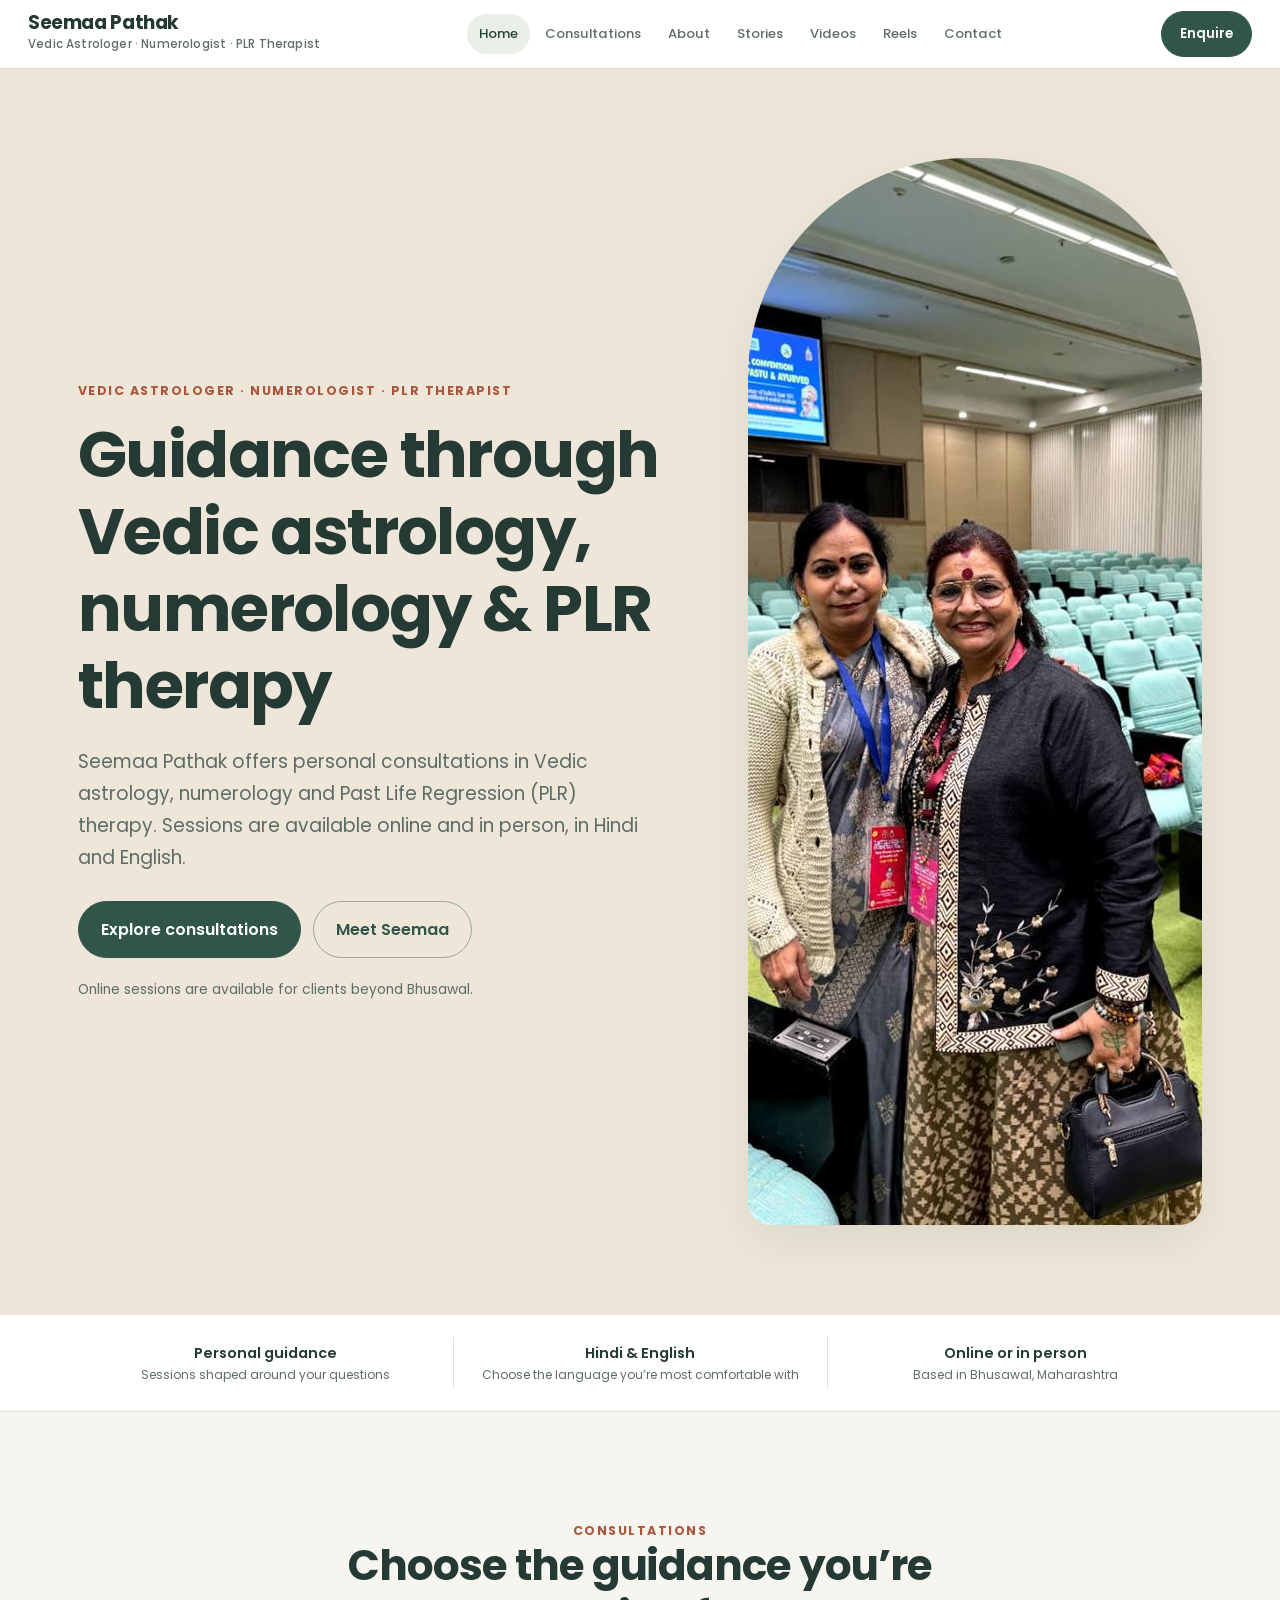
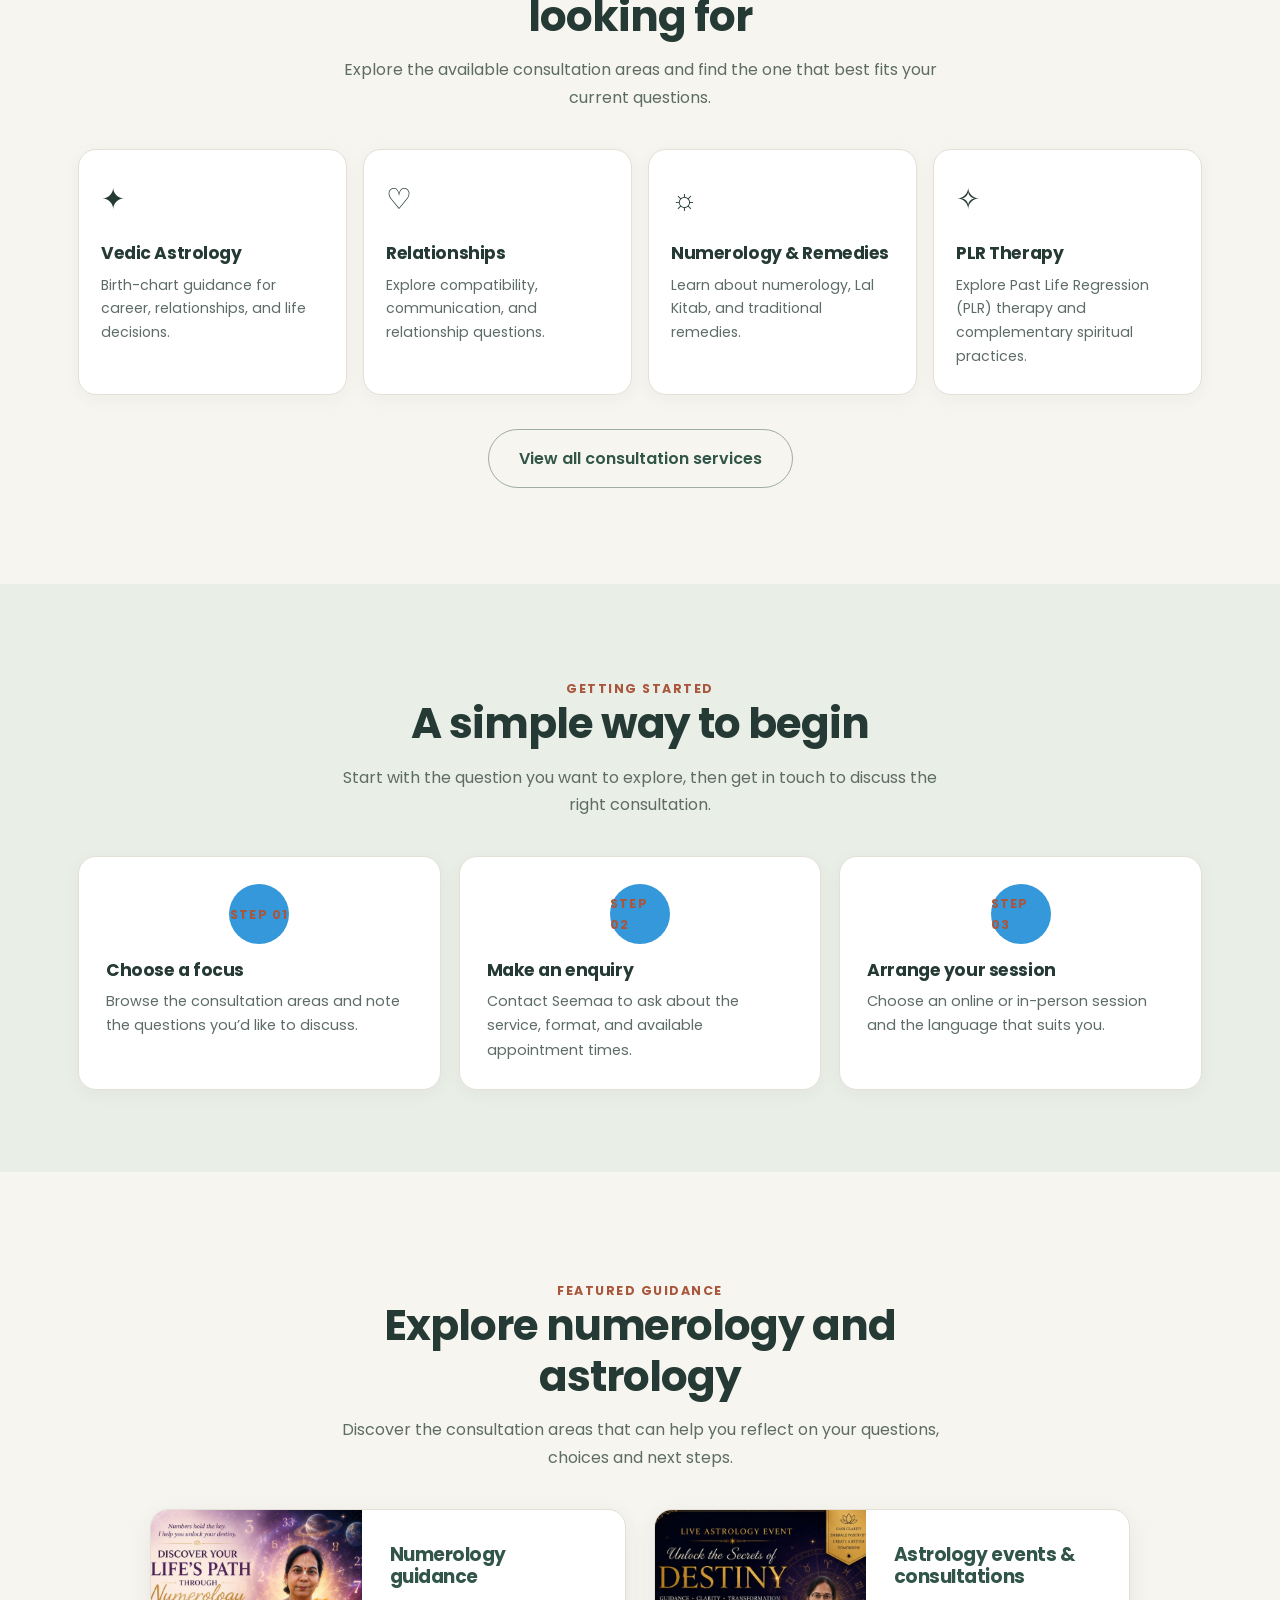
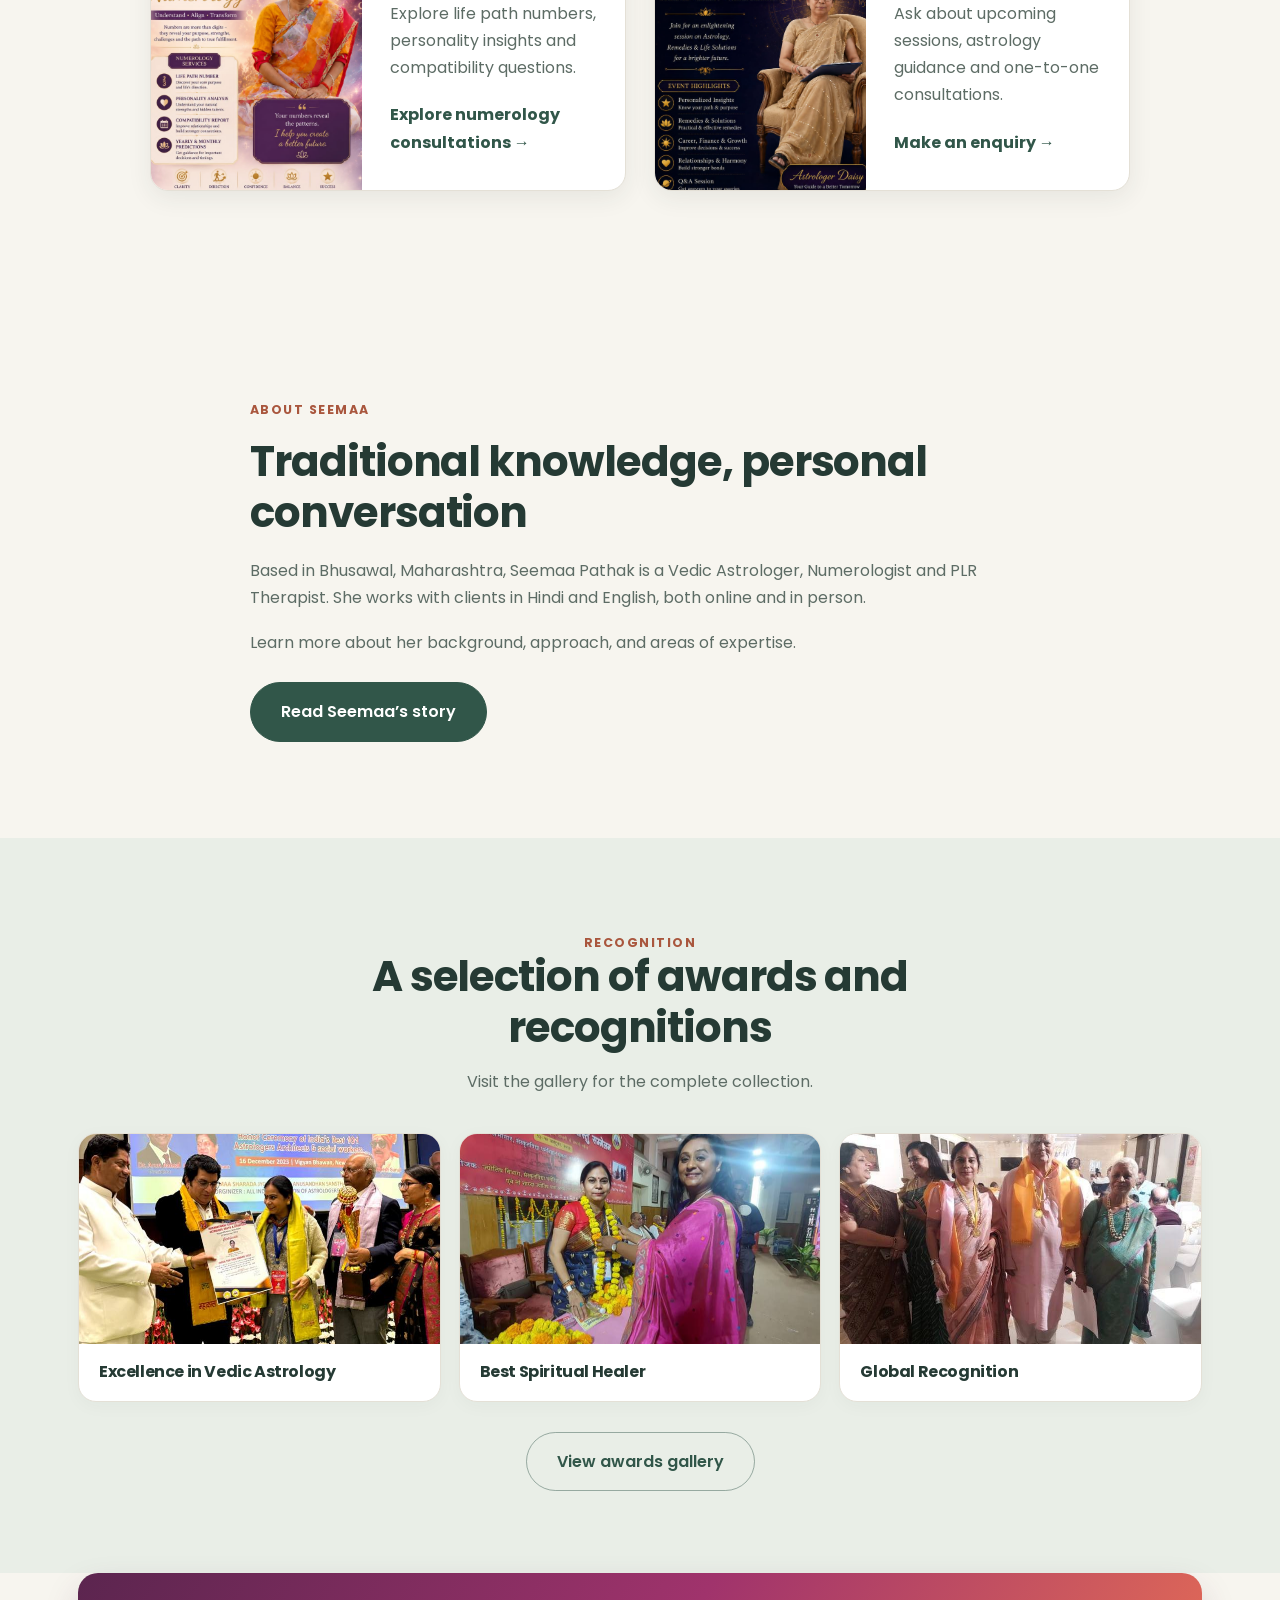
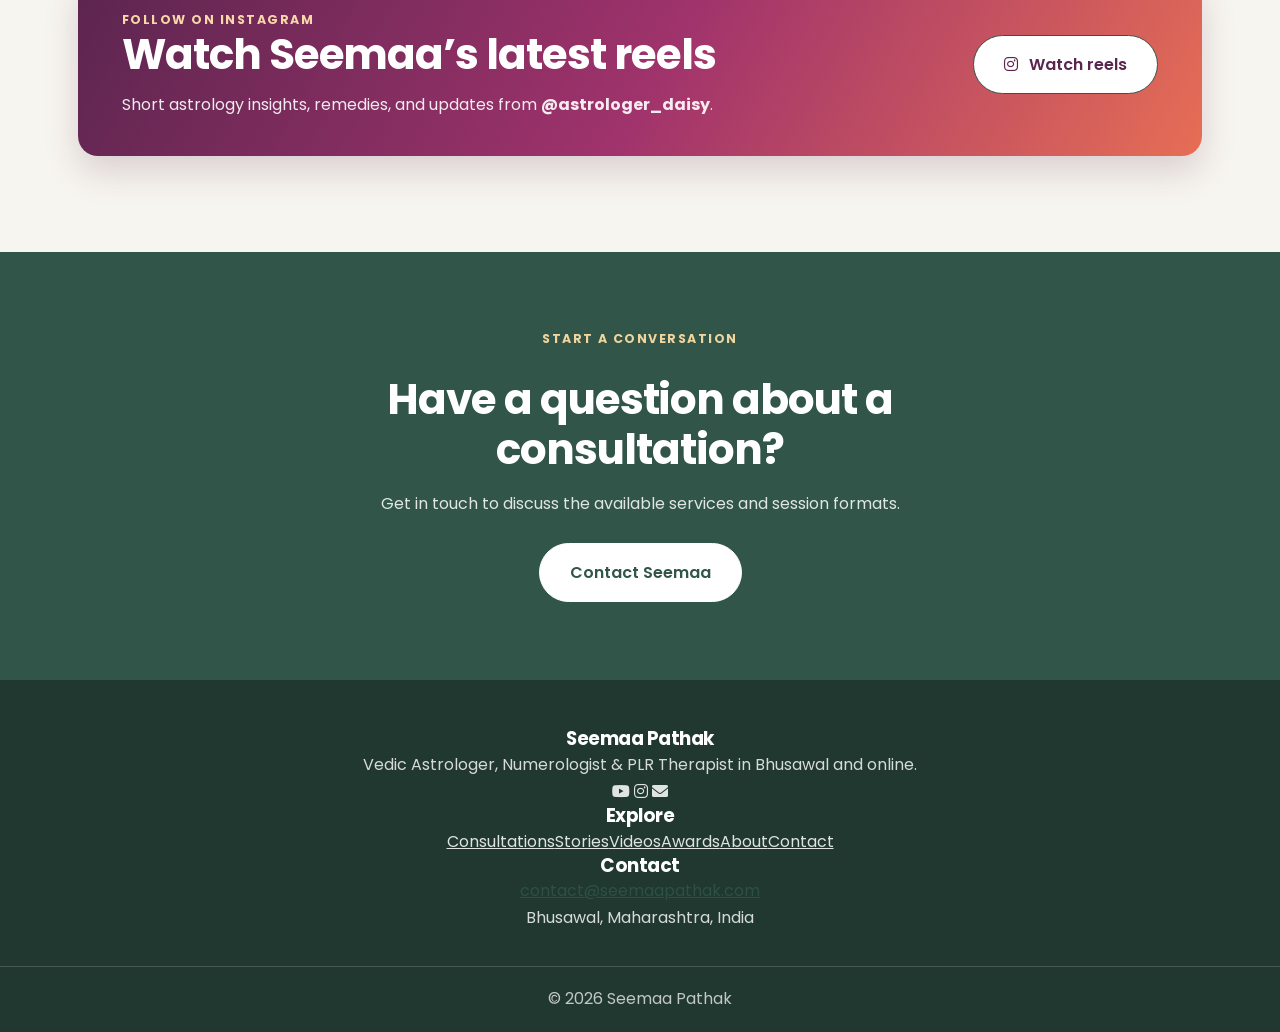
<file: index.html>
<!DOCTYPE html>
<html lang="en">
<head>
    <meta charset="UTF-8">
    <meta name="viewport" content="width=device-width, initial-scale=1.0">
    <meta name="description" content="Seemaa Pathak is a Vedic Astrologer, Numerologist and PLR Therapist offering online and in-person consultations in Hindi and English from Bhusawal, Maharashtra.">
    <title>Seemaa Pathak | Vedic Astrologer, Numerologist & PLR Therapist</title>
    <link rel="stylesheet" href="css/enhanced-style.css">
    <link rel="stylesheet" href="css/site-refresh.css?v=e788fe3">
    <link href="https://fonts.googleapis.com/css2?family=Poppins:wght@300;400;500;600;700&display=swap" rel="stylesheet">
    <link rel="stylesheet" href="https://cdnjs.cloudflare.com/ajax/libs/font-awesome/6.0.0/css/all.min.css">
</head>
<body>
<header class="header">
    <div class="header-main">
        <div class="container">
            <div class="logo"><a href="index.html" aria-label="Seemaa Pathak home"><div class="logo-text"><h2>Seemaa Pathak</h2><span>Vedic Astrologer · Numerologist · PLR Therapist</span></div></a></div>
            <button class="menu-toggle" type="button" aria-expanded="false" aria-controls="site-navigation" aria-label="Open navigation"><span class="menu-toggle-icon" aria-hidden="true"></span><span class="menu-toggle-label">Menu</span></button>
            <nav id="site-navigation" class="main-nav" aria-label="Main navigation">
                <a href="index.html" class="nav-link active" aria-current="page">Home</a>
                <a href="services.html" class="nav-link">Consultations</a>
                <a href="about.html" class="nav-link">About</a>
                <a href="case-studies.html" class="nav-link">Stories</a>
                <a href="videos.html" class="nav-link">Videos</a>
                <a href="https://www.instagram.com/astrologer_daisy/reels/" class="nav-link" target="_blank" rel="noopener noreferrer">Reels</a>
                <a href="contact.html" class="nav-link">Contact</a>
            </nav>
            <div class="header-cta"><a href="contact.html" class="btn urgent">Enquire</a></div>
        </div>
    </div>
</header>
<main>
    <section class="home-hero">
        <div class="container hero-layout">
            <div class="hero-copy">
                <p class="eyebrow">Vedic Astrologer · Numerologist · PLR Therapist</p>
                <h1>Guidance through Vedic astrology, numerology &amp; PLR therapy</h1>
                <p class="hero-lede">Seemaa Pathak offers personal consultations in Vedic astrology, numerology and Past Life Regression (PLR) therapy. Sessions are available online and in person, in Hindi and English.</p>
                <div class="hero-actions">
                    <a href="services.html" class="btn primary">Explore consultations</a>
                    <a href="about.html" class="btn secondary">Meet Seemaa</a>
                </div>
                <p class="hero-note">Online sessions are available for clients beyond Bhusawal.</p>
            </div>
            <div class="hero-photo">
                <img src="images/23-home.jpeg" alt="Seemaa Pathak at an astrology conference" width="800" height="1067" fetchpriority="high">
            </div>
        </div>
    </section>

    <section class="home-trust" aria-label="Consultation details">
        <div class="container">
            <div class="trust-item">Personal guidance<span>Sessions shaped around your questions</span></div>
            <div class="trust-item">Hindi & English<span>Choose the language you’re most comfortable with</span></div>
            <div class="trust-item">Online or in person<span>Based in Bhusawal, Maharashtra</span></div>
        </div>
    </section>

    <section class="home-section">
        <div class="container">
            <div class="home-section-head">
                <p class="eyebrow">Consultations</p>
                <h2>Choose the guidance you’re looking for</h2>
                <p>Explore the available consultation areas and find the one that best fits your current questions.</p>
            </div>
            <div class="service-grid">
                <a class="home-service-card" href="services.html">
                    <div class="service-icon" aria-hidden="true">✦</div><h3>Vedic Astrology</h3>
                    <p>Birth-chart guidance for career, relationships, and life decisions.</p>
                </a>
                <a class="home-service-card" href="services.html">
                    <div class="service-icon" aria-hidden="true">♡</div><h3>Relationships</h3>
                    <p>Explore compatibility, communication, and relationship questions.</p>
                </a>
                <a class="home-service-card" href="services.html">
                    <div class="service-icon" aria-hidden="true">☼</div><h3>Numerology & Remedies</h3>
                    <p>Learn about numerology, Lal Kitab, and traditional remedies.</p>
                </a>
                <a class="home-service-card" href="services.html">
                    <div class="service-icon" aria-hidden="true">✧</div><h3>PLR Therapy</h3>
                    <p>Explore Past Life Regression (PLR) therapy and complementary spiritual practices.</p>
                </a>
            </div>
            <div class="home-section-head" style="margin:34px auto 0">
                <a href="services.html" class="btn secondary">View all consultation services</a>
            </div>
        </div>
    </section>

    <section class="home-section section-sage home-process">
        <div class="container">
            <div class="home-section-head">
                <p class="eyebrow">Getting started</p>
                <h2>A simple way to begin</h2>
                <p>Start with the question you want to explore, then get in touch to discuss the right consultation.</p>
            </div>
            <div class="steps-grid">
                <article class="step-card"><div class="step-number">STEP 01</div><h3>Choose a focus</h3><p>Browse the consultation areas and note the questions you’d like to discuss.</p></article>
                <article class="step-card"><div class="step-number">STEP 02</div><h3>Make an enquiry</h3><p>Contact Seemaa to ask about the service, format, and available appointment times.</p></article>
                <article class="step-card"><div class="step-number">STEP 03</div><h3>Arrange your session</h3><p>Choose an online or in-person session and the language that suits you.</p></article>
            </div>
        </div>
    </section>

    <section class="home-section featured-guidance">
        <div class="container">
            <div class="home-section-head">
                <p class="eyebrow">Featured guidance</p>
                <h2>Explore numerology and astrology</h2>
                <p>Discover the consultation areas that can help you reflect on your questions, choices and next steps.</p>
            </div>
            <div class="guidance-promo-grid">
                <article class="guidance-promo-card">
                    <img src="images/numerology-poster.png" alt="Discover your life's path through numerology with Seemaa Pathak" width="664" height="810" loading="lazy">
                    <div class="guidance-promo-copy">
                        <h3>Numerology guidance</h3>
                        <p>Explore life path numbers, personality insights and compatibility questions.</p>
                        <a href="services.html" class="text-link">Explore numerology consultations <span aria-hidden="true">→</span></a>
                    </div>
                </article>
                <article class="guidance-promo-card">
                    <img src="images/astrology-event-poster.png" alt="Unlock the Secrets of Destiny astrology event with Seemaa Pathak" width="593" height="756" loading="lazy">
                    <div class="guidance-promo-copy">
                        <h3>Astrology events &amp; consultations</h3>
                        <p>Ask about upcoming sessions, astrology guidance and one-to-one consultations.</p>
                        <a href="contact.html" class="text-link">Make an enquiry <span aria-hidden="true">→</span></a>
                    </div>
                </article>
            </div>
        </div>
    </section>

    <section class="home-section">
        <div class="container">
            <div class="home-about-copy">
                <p class="eyebrow">About Seemaa</p>
                <h2>Traditional knowledge, personal conversation</h2>
                <p>Based in Bhusawal, Maharashtra, Seemaa Pathak is a Vedic Astrologer, Numerologist and PLR Therapist. She works with clients in Hindi and English, both online and in person.</p>
                <p>Learn more about her background, approach, and areas of expertise.</p>
                <a href="about.html" class="btn primary">Read Seemaa’s story</a>
            </div>
        </div>
    </section>

    <section class="home-section section-sage home-awards">
        <div class="container">
            <div class="home-section-head">
                <p class="eyebrow">Recognition</p>
                <h2>A selection of awards and recognitions</h2>
                <p>Visit the gallery for the complete collection.</p>
            </div>
            <div class="featured-recognition">
                <article class="recognition-card"><img src="images/1-home.jpeg" alt="Recognition for Vedic astrology" width="720" height="960" loading="lazy"><h3>Excellence in Vedic Astrology</h3></article>
                <article class="recognition-card"><img src="images/2-home.jpeg" alt="Recognition for spiritual healing" width="720" height="960" loading="lazy"><h3>Best Spiritual Healer</h3></article>
                <article class="recognition-card"><img src="images/11-home.jpeg" alt="Recognition from a spiritual organization" width="640" height="480" loading="lazy"><h3>Global Recognition</h3></article>
            </div>
            <div class="home-section-head" style="margin:30px auto 0"><a href="awards.html" class="btn secondary">View awards gallery</a></div>
        </div>
    </section>

    <section class="home-section instagram-reels">
        <div class="container">
            <div class="instagram-reels-card">
                <div>
                    <p class="eyebrow">Follow on Instagram</p>
                    <h2>Watch Seemaa’s latest reels</h2>
                    <p>Short astrology insights, remedies, and updates from <strong>@astrologer_daisy</strong>.</p>
                </div>
                <a href="https://www.instagram.com/astrologer_daisy/reels/" class="btn primary" target="_blank" rel="noopener noreferrer"><i class="fab fa-instagram" aria-hidden="true"></i> Watch reels</a>
            </div>
        </div>
    </section>

    <section class="home-cta">
        <div class="container home-section-head">
            <p class="eyebrow" style="color:#f0d59e">Start a conversation</p>
            <h2>Have a question about a consultation?</h2>
            <p>Get in touch to discuss the available services and session formats.</p>
            <a href="contact.html" class="btn primary">Contact Seemaa</a>
        </div>
    </section>
</main>
<footer>
    <div class="footer-content">
        <div class="footer-section"><h3>Seemaa Pathak</h3><p>Vedic Astrologer, Numerologist &amp; PLR Therapist in Bhusawal and online.</p><div class="social-links">
            <a href="https://www.youtube.com/@DivineWORLDCreation12" target="_blank" rel="noopener noreferrer" class="social-link" aria-label="Visit YouTube channel"><i class="fab fa-youtube" aria-hidden="true"></i></a>
            <a href="https://www.instagram.com/astrologer_daisy/" target="_blank" rel="noopener noreferrer" class="social-link" aria-label="Visit astrologer_daisy on Instagram"><i class="fab fa-instagram" aria-hidden="true"></i></a>
            <a href="mailto:contact@seemaapathak.com" class="social-link" aria-label="Email Seemaa Pathak"><i class="fas fa-envelope" aria-hidden="true"></i></a>
        </div></div>
        <div class="footer-section"><h3>Explore</h3><div class="footer-links"><a href="services.html">Consultations</a><a href="case-studies.html">Stories</a><a href="videos.html">Videos</a><a href="awards.html">Awards</a><a href="about.html">About</a><a href="contact.html">Contact</a></div></div>
        <div class="footer-section"><h3>Contact</h3><p><a href="mailto:contact@seemaapathak.com">contact@seemaapathak.com</a></p><p>Bhusawal, Maharashtra, India</p></div>
    </div>
    <div class="footer-bottom"><p>&copy; 2026 Seemaa Pathak</p></div>
</footer>
<script src="js/site.js" defer></script>
</body>
</html>
</file>
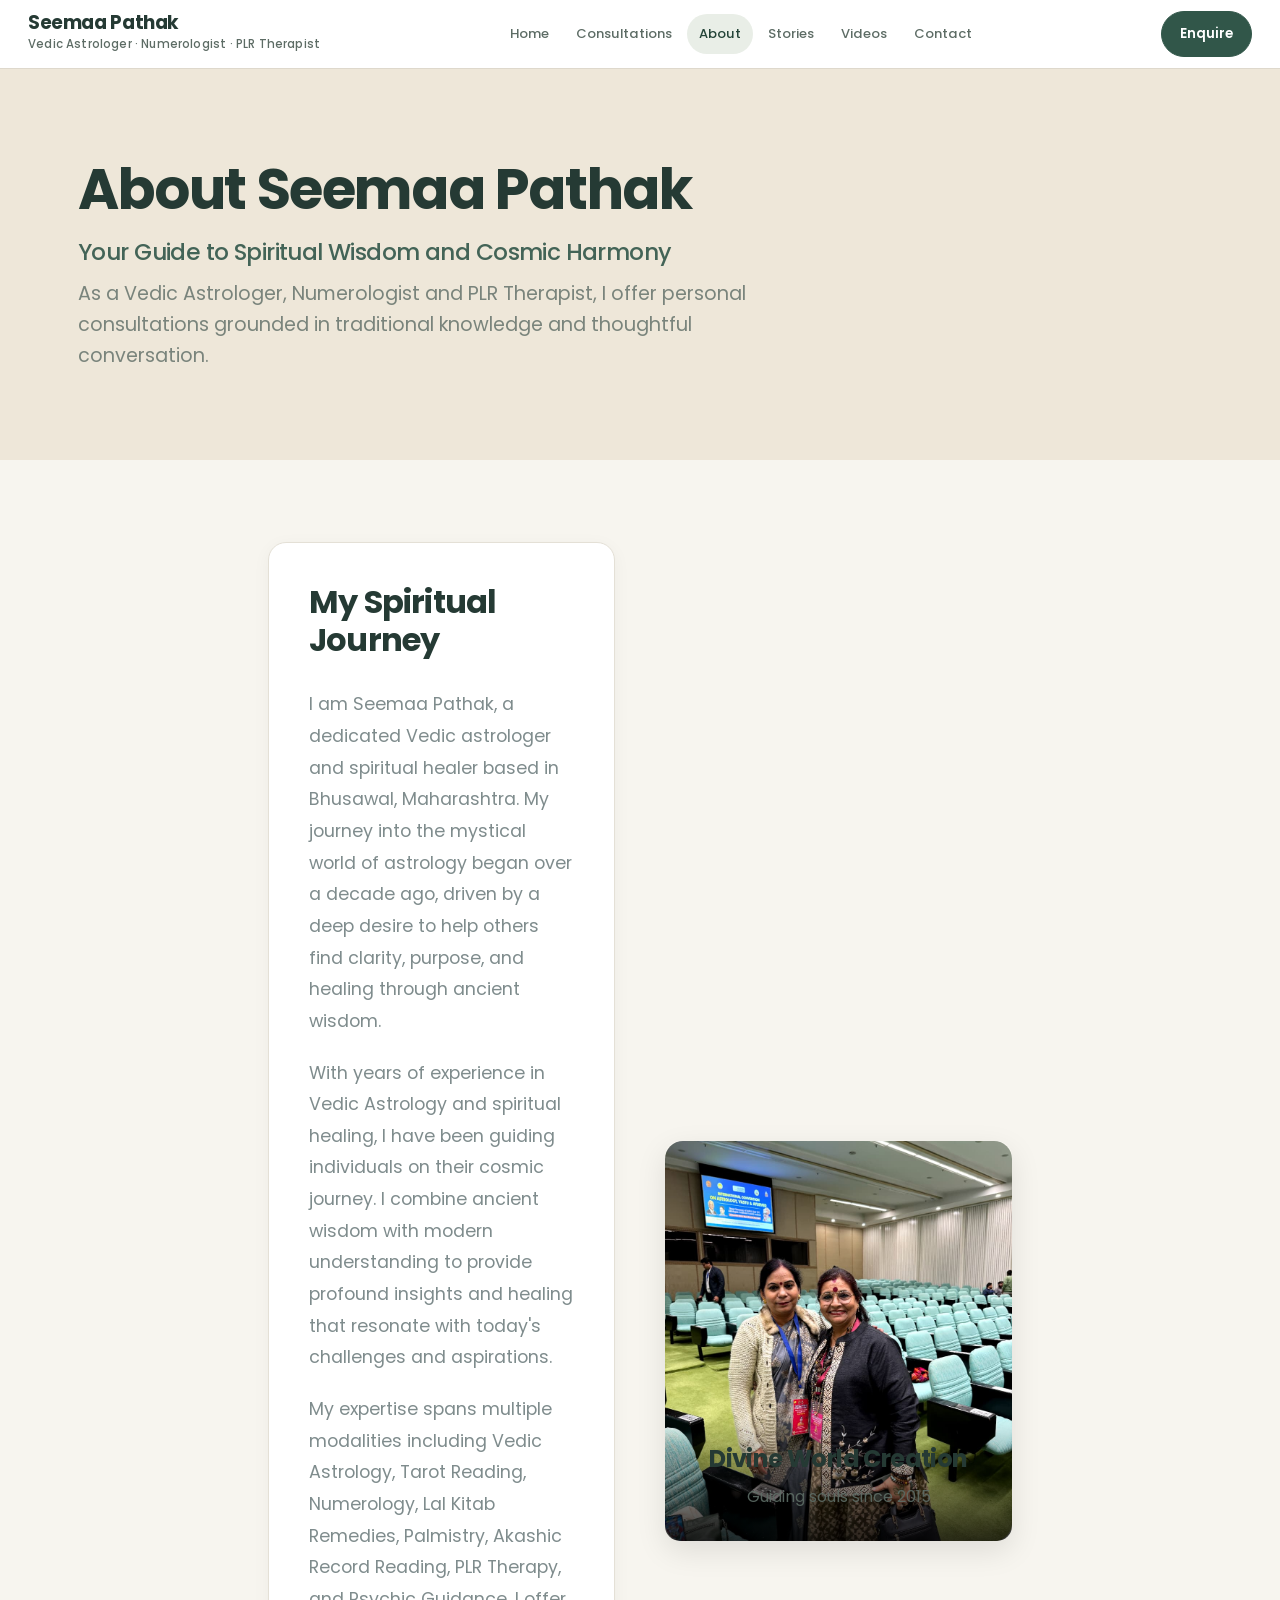
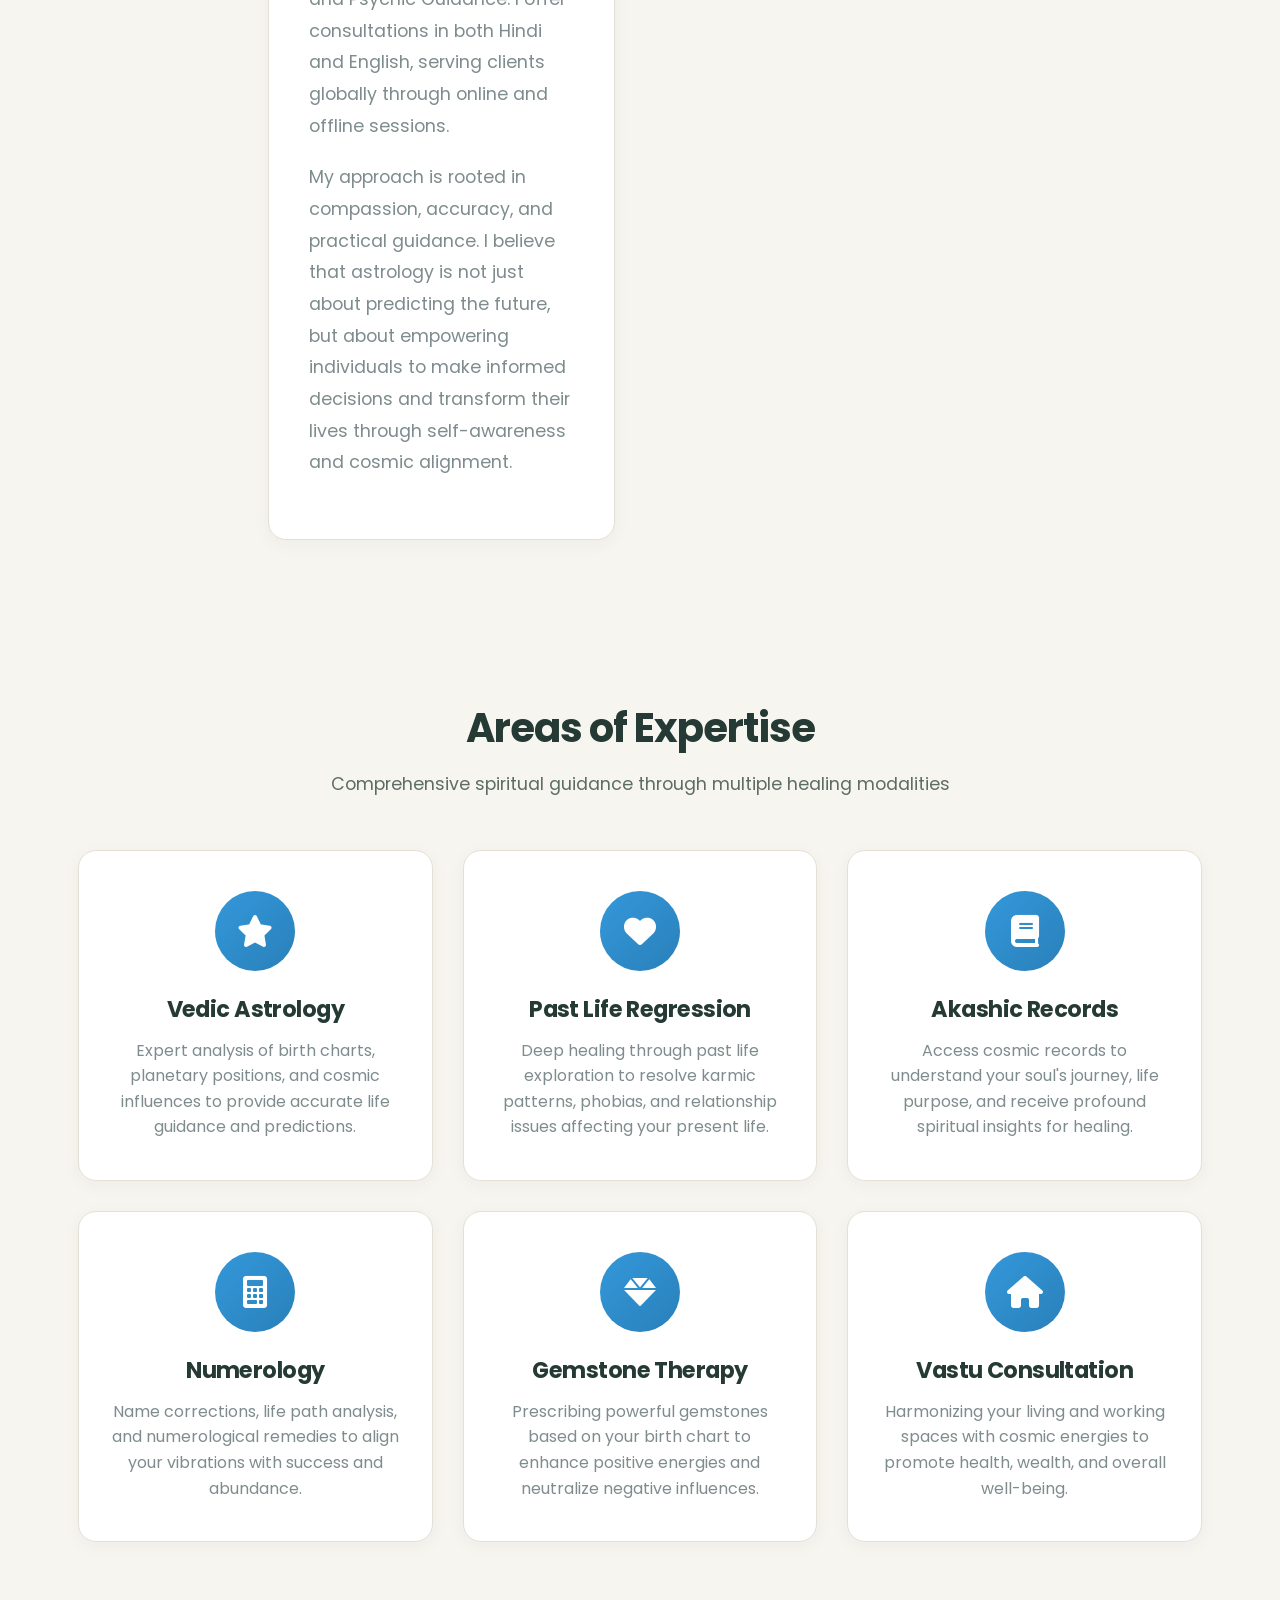
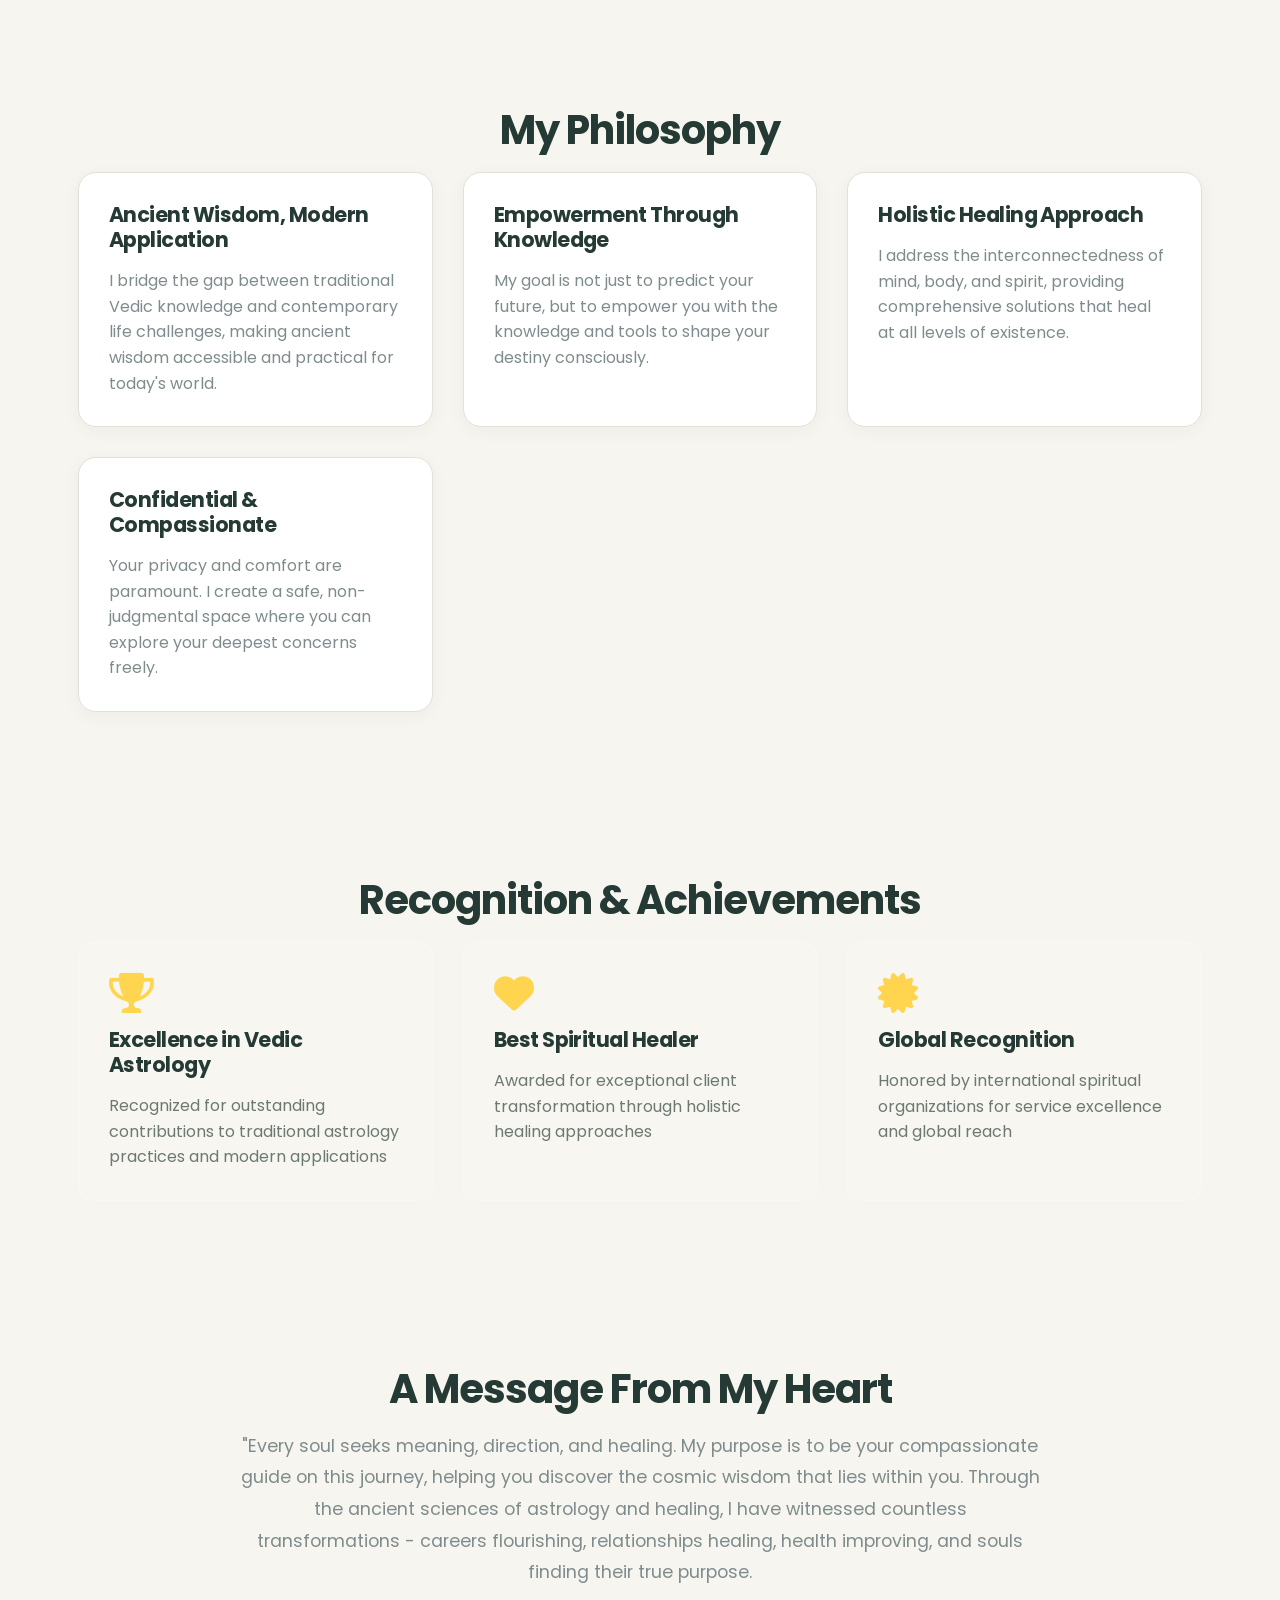
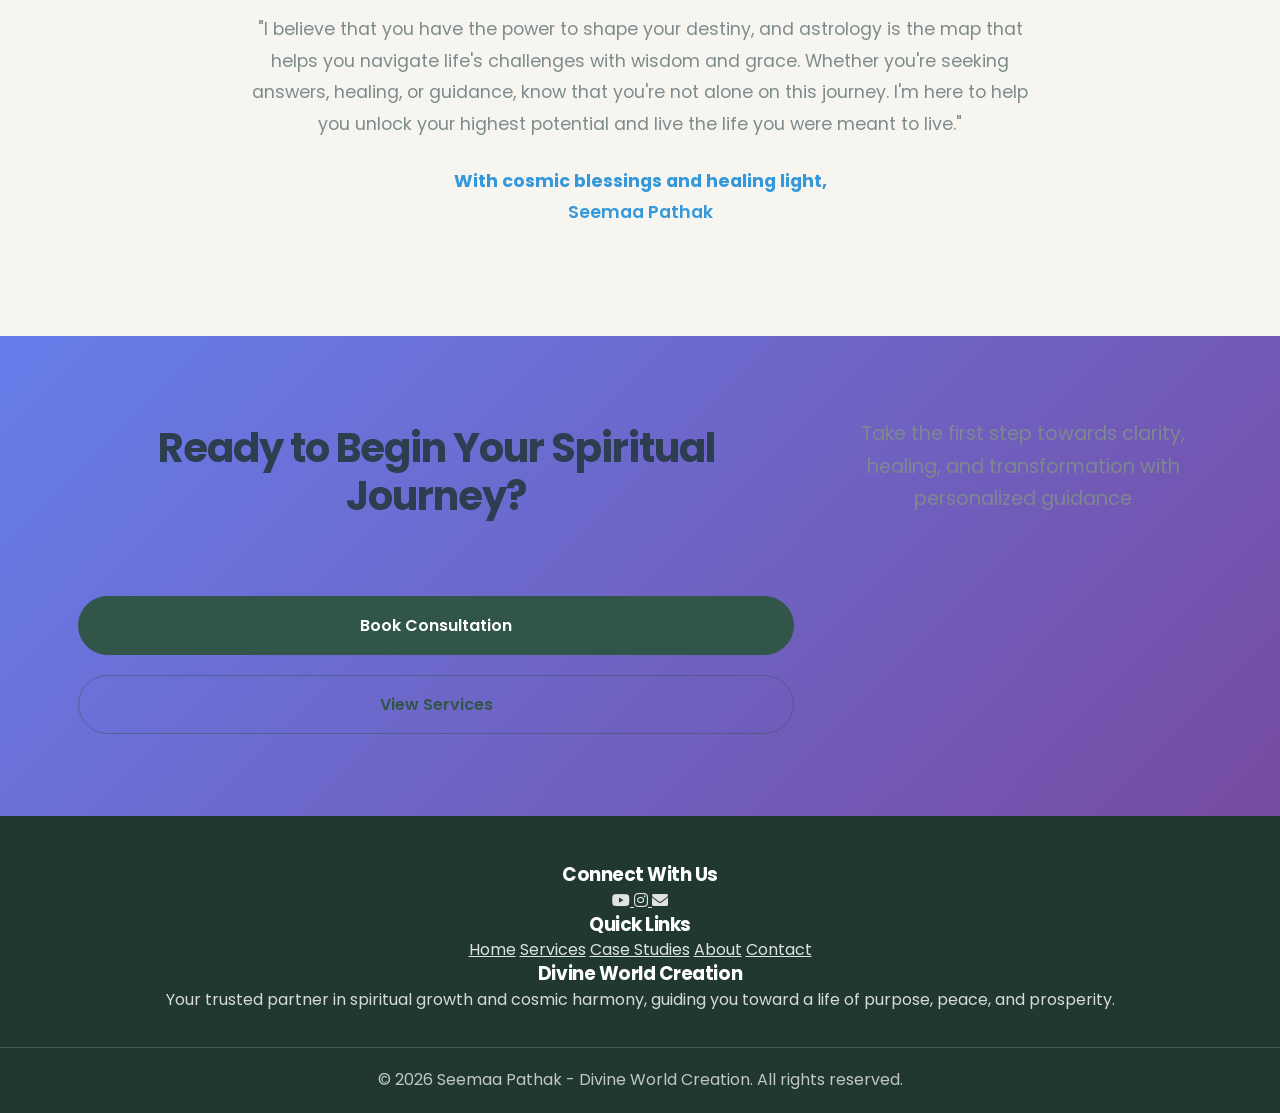
<file: about.html>
<!DOCTYPE html>
<html lang="en">

<head>

    <meta charset="UTF-8">
    <meta name="viewport" content="width=device-width, initial-scale=1.0">

    <title>About | Seemaa Pathak - Divine World Creation</title>
    <meta name="description" content="Learn about Seemaa Pathak - Vedic astrologer, spiritual healer, PLR therapist, and Akashic reader based in Bhusawal, Maharashtra. Discover her expertise and journey in spiritual guidance.">

    <link rel="stylesheet" href="css/enhanced-style.css">
    <link rel="stylesheet" href="css/site-refresh.css?v=e788fe3">
    <link href="https://fonts.googleapis.com/css2?family=Poppins:wght@300;400;500;600;700&display=swap" rel="stylesheet">
    <link rel="stylesheet" href="https://cdnjs.cloudflare.com/ajax/libs/font-awesome/6.0.0/css/all.min.css">

</head>

<body>

<!-- Professional Header -->
<header class="header">

    <div class="header-main">
        <div class="container">
            <div class="logo"><a href="index.html" aria-label="Seemaa Pathak home"><div class="logo-text"><h2>Seemaa Pathak</h2><span>Vedic Astrologer · Numerologist · PLR Therapist</span></div></a></div>

            <button class="menu-toggle" type="button" aria-expanded="false" aria-controls="site-navigation" aria-label="Open navigation"><span class="menu-toggle-icon" aria-hidden="true"></span><span class="menu-toggle-label">Menu</span></button>
<nav id="site-navigation" class="main-nav" aria-label="Main navigation">
                <a href="index.html" class="nav-link">Home</a>
                <a href="services.html" class="nav-link">Consultations</a>
                <a href="about.html" class="nav-link active" aria-current="page">About</a>
                <a href="case-studies.html" class="nav-link">Stories</a>
                <a href="videos.html" class="nav-link">Videos</a>
                <a href="contact.html" class="nav-link">Contact</a>
            </nav>

            <div class="header-cta">
                <a href="contact.html" class="btn urgent">Enquire</a>
            </div>
        </div>
    </div>

</header>

<!-- About Hero -->
<section class="about-hero">

    <div class="container">
        <div class="hero-content">
            <h1>About Seemaa Pathak</h1>
            <h2>Your Guide to Spiritual Wisdom and Cosmic Harmony</h2>
            <p>As a Vedic Astrologer, Numerologist and PLR Therapist, I offer personal consultations grounded in traditional knowledge and thoughtful conversation.</p>
        </div>
    </div>

</section>

<!-- About Content -->
<section class="about-content">

    <div class="container">
        <div class="about-grid">

            <!-- About Text -->
            <div class="about-text">
                <h2>My Spiritual Journey</h2>
                <p>
                    I am Seemaa Pathak, a dedicated Vedic astrologer and spiritual healer based in Bhusawal, Maharashtra.
                    My journey into the mystical world of astrology began over a decade ago, driven by a deep desire
                    to help others find clarity, purpose, and healing through ancient wisdom.
                </p>
                <p>
                    With years of experience in Vedic Astrology and spiritual healing, I have been guiding individuals
                    on their cosmic journey. I combine ancient wisdom with modern understanding to provide profound
                    insights and healing that resonate with today's challenges and aspirations.
                </p>
                <p>
                    My expertise spans multiple modalities including Vedic Astrology, Tarot Reading, Numerology,
                    Lal Kitab Remedies, Palmistry, Akashic Record Reading, PLR Therapy, and Psychic Guidance.
                    I offer consultations in both Hindi and English, serving clients globally through online
                    and offline sessions.
                </p>
                <p>
                    My approach is rooted in compassion, accuracy, and practical guidance. I believe that astrology
                    is not just about predicting the future, but about empowering individuals to make informed
                    decisions and transform their lives through self-awareness and cosmic alignment.
                </p>
            </div>

            <!-- About Image -->
            <div class="about-image">
                <img src="images/23.jpeg" alt="Seemaa Pathak - Spiritual Healer" loading="lazy">
                <div class="image-overlay">
                    <div class="overlay-content">
                        <h3>Divine World Creation</h3>
                        <p>Guiding souls since 2015</p>
                    </div>
                </div>
            </div>

        </div>
    </div>

</section>

<!-- Expertise Section -->
<section class="expertise">

    <div class="container">
        <h2>Areas of Expertise</h2>
        <p>Comprehensive spiritual guidance through multiple healing modalities</p>

        <div class="expertise-grid">
            <div class="expertise-item">
                <div class="expertise-icon">
                    <i class="fas fa-star"></i>
                </div>
                <h3>Vedic Astrology</h3>
                <p>Expert analysis of birth charts, planetary positions, and cosmic influences to provide accurate life guidance and predictions.</p>
            </div>

            <div class="expertise-item">
                <div class="expertise-icon">
                    <i class="fas fa-heart"></i>
                </div>
                <h3>Past Life Regression</h3>
                <p>Deep healing through past life exploration to resolve karmic patterns, phobias, and relationship issues affecting your present life.</p>
            </div>

            <div class="expertise-item">
                <div class="expertise-icon">
                    <i class="fas fa-book"></i>
                </div>
                <h3>Akashic Records</h3>
                <p>Access cosmic records to understand your soul's journey, life purpose, and receive profound spiritual insights for healing.</p>
            </div>

            <div class="expertise-item">
                <div class="expertise-icon">
                    <i class="fas fa-calculator"></i>
                </div>
                <h3>Numerology</h3>
                <p>Name corrections, life path analysis, and numerological remedies to align your vibrations with success and abundance.</p>
            </div>

            <div class="expertise-item">
                <div class="expertise-icon">
                    <i class="fas fa-gem"></i>
                </div>
                <h3>Gemstone Therapy</h3>
                <p>Prescribing powerful gemstones based on your birth chart to enhance positive energies and neutralize negative influences.</p>
            </div>

            <div class="expertise-item">
                <div class="expertise-icon">
                    <i class="fas fa-home"></i>
                </div>
                <h3>Vastu Consultation</h3>
                <p>Harmonizing your living and working spaces with cosmic energies to promote health, wealth, and overall well-being.</p>
            </div>
        </div>
    </div>

</section>

<!-- Philosophy Section -->
<section class="philosophy">

    <div class="container">
        <div class="philosophy-content">
            <h2>My Philosophy</h2>
            <div class="philosophy-grid">
                <div class="philosophy-item">
                    <h3>Ancient Wisdom, Modern Application</h3>
                    <p>I bridge the gap between traditional Vedic knowledge and contemporary life challenges, making ancient wisdom accessible and practical for today's world.</p>
                </div>

                <div class="philosophy-item">
                    <h3>Empowerment Through Knowledge</h3>
                    <p>My goal is not just to predict your future, but to empower you with the knowledge and tools to shape your destiny consciously.</p>
                </div>

                <div class="philosophy-item">
                    <h3>Holistic Healing Approach</h3>
                    <p>I address the interconnectedness of mind, body, and spirit, providing comprehensive solutions that heal at all levels of existence.</p>
                </div>

                <div class="philosophy-item">
                    <h3>Confidential & Compassionate</h3>
                    <p>Your privacy and comfort are paramount. I create a safe, non-judgmental space where you can explore your deepest concerns freely.</p>
                </div>
            </div>
        </div>
    </div>

</section>

<!-- Achievements Section -->
<section class="achievements">

    <div class="container">
        <h2>Recognition & Achievements</h2>


        <div class="achievement-highlights">
            <div class="highlight-item">
                <i class="fas fa-trophy"></i>
                <h3>Excellence in Vedic Astrology</h3>
                <p>Recognized for outstanding contributions to traditional astrology practices and modern applications</p>
            </div>

            <div class="highlight-item">
                <i class="fas fa-heart"></i>
                <h3>Best Spiritual Healer</h3>
                <p>Awarded for exceptional client transformation through holistic healing approaches</p>
            </div>

            <div class="highlight-item">
                <i class="fas fa-certificate"></i>
                <h3>Global Recognition</h3>
                <p>Honored by international spiritual organizations for service excellence and global reach</p>
            </div>
        </div>
    </div>

</section>

<!-- Personal Message -->
<section class="personal-message">

    <div class="container">
        <div class="message-content">
            <h2>A Message From My Heart</h2>
            <p>
                "Every soul seeks meaning, direction, and healing. My purpose is to be your compassionate guide
                on this journey, helping you discover the cosmic wisdom that lies within you. Through the ancient
                sciences of astrology and healing, I have witnessed countless transformations - careers flourishing,
                relationships healing, health improving, and souls finding their true purpose.
            </p>
            <p>
                "I believe that you have the power to shape your destiny, and astrology is the map that helps you
                navigate life's challenges with wisdom and grace. Whether you're seeking answers, healing, or
                guidance, know that you're not alone on this journey. I'm here to help you unlock your highest
                potential and live the life you were meant to live."
            </p>
            <p>
                <strong>With cosmic blessings and healing light,</strong><br>
                Seemaa Pathak
            </p>
        </div>
    </div>

</section>

<!-- CTA Section -->
<section class="about-cta">

    <div class="container">
        <div class="cta-content">
            <h2>Ready to Begin Your Spiritual Journey?</h2>
            <p>Take the first step towards clarity, healing, and transformation with personalized guidance</p>
            <div class="cta-buttons">
                <a href="contact.html" class="btn primary">Book Consultation</a>
                <a href="services.html" class="btn secondary">View Services</a>
            </div>
        </div>
    </div>

</section>

<!-- Footer -->
<footer>

    <div class="footer-content">
        <div class="footer-section">
            <h3>Connect With Us</h3>
            <div class="social-links">
                <a href="https://youtube.com/@DivineWORLDCreation12" target="_blank" class="social-link" rel="noopener noreferrer">
                    <i class="fab fa-youtube"></i>
                </a>
                <a href="https://www.instagram.com/astrologer_daisy/" target="_blank" class="social-link" rel="noopener noreferrer" aria-label="Visit astrologer_daisy on Instagram">
                    <i class="fab fa-instagram"></i>
                </a>
                <a href="mailto:contact@seemaapathak.com" class="social-link" aria-label="Email Seemaa Pathak">
                    <i class="fas fa-envelope" aria-hidden="true"></i>
                </a>
            </div>
        </div>

        <div class="footer-section">
            <h3>Quick Links</h3>
            <div class="footer-links">
                <a href="index.html">Home</a>
                <a href="services.html">Services</a>
                <a href="case-studies.html">Case Studies</a>
                <a href="about.html">About</a>
                <a href="contact.html">Contact</a>
            </div>
        </div>

        <div class="footer-section">
            <h3>Divine World Creation</h3>
            <p>Your trusted partner in spiritual growth and cosmic harmony, guiding you toward a life of purpose, peace, and prosperity.</p>
        </div>
    </div>

    <div class="footer-bottom">
        <p>&copy; 2026 Seemaa Pathak - Divine World Creation. All rights reserved.</p>
    </div>

</footer>

<script src="js/site.js" defer></script>
</body>

</html>
</file>
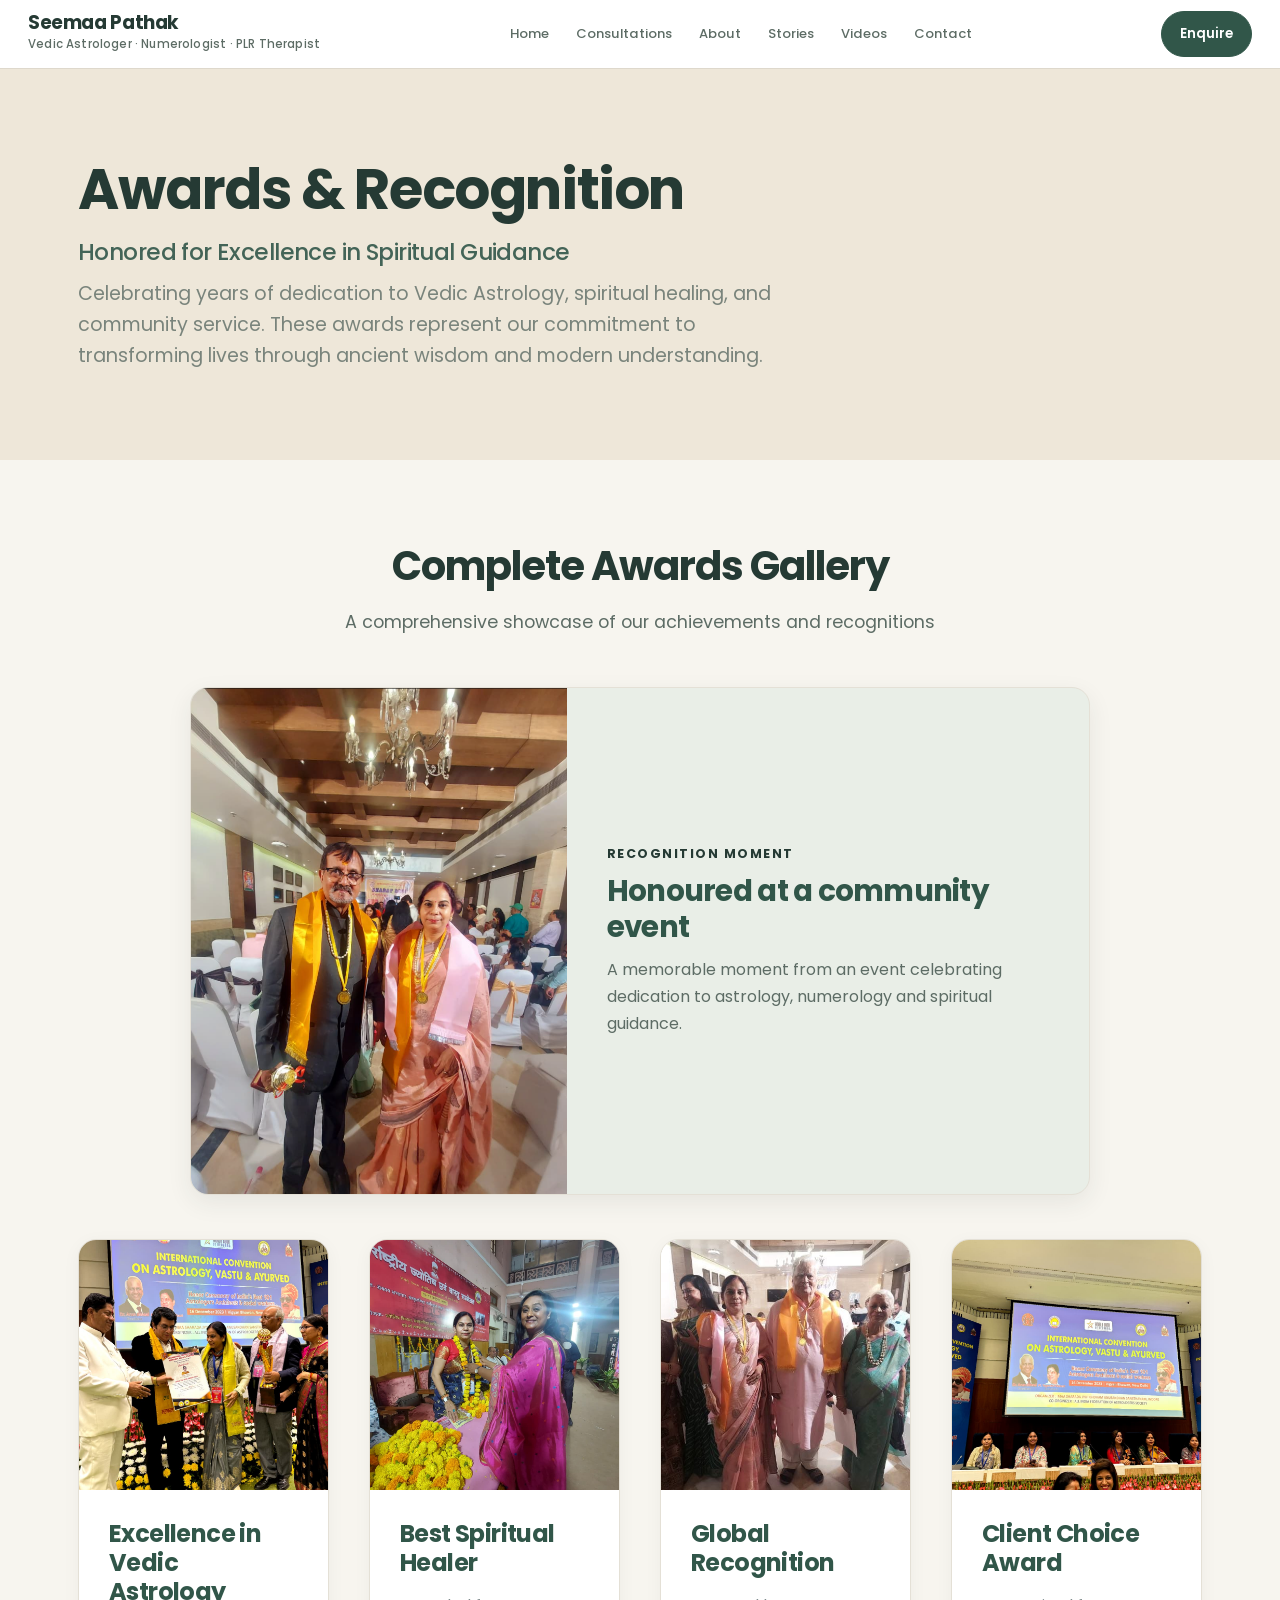
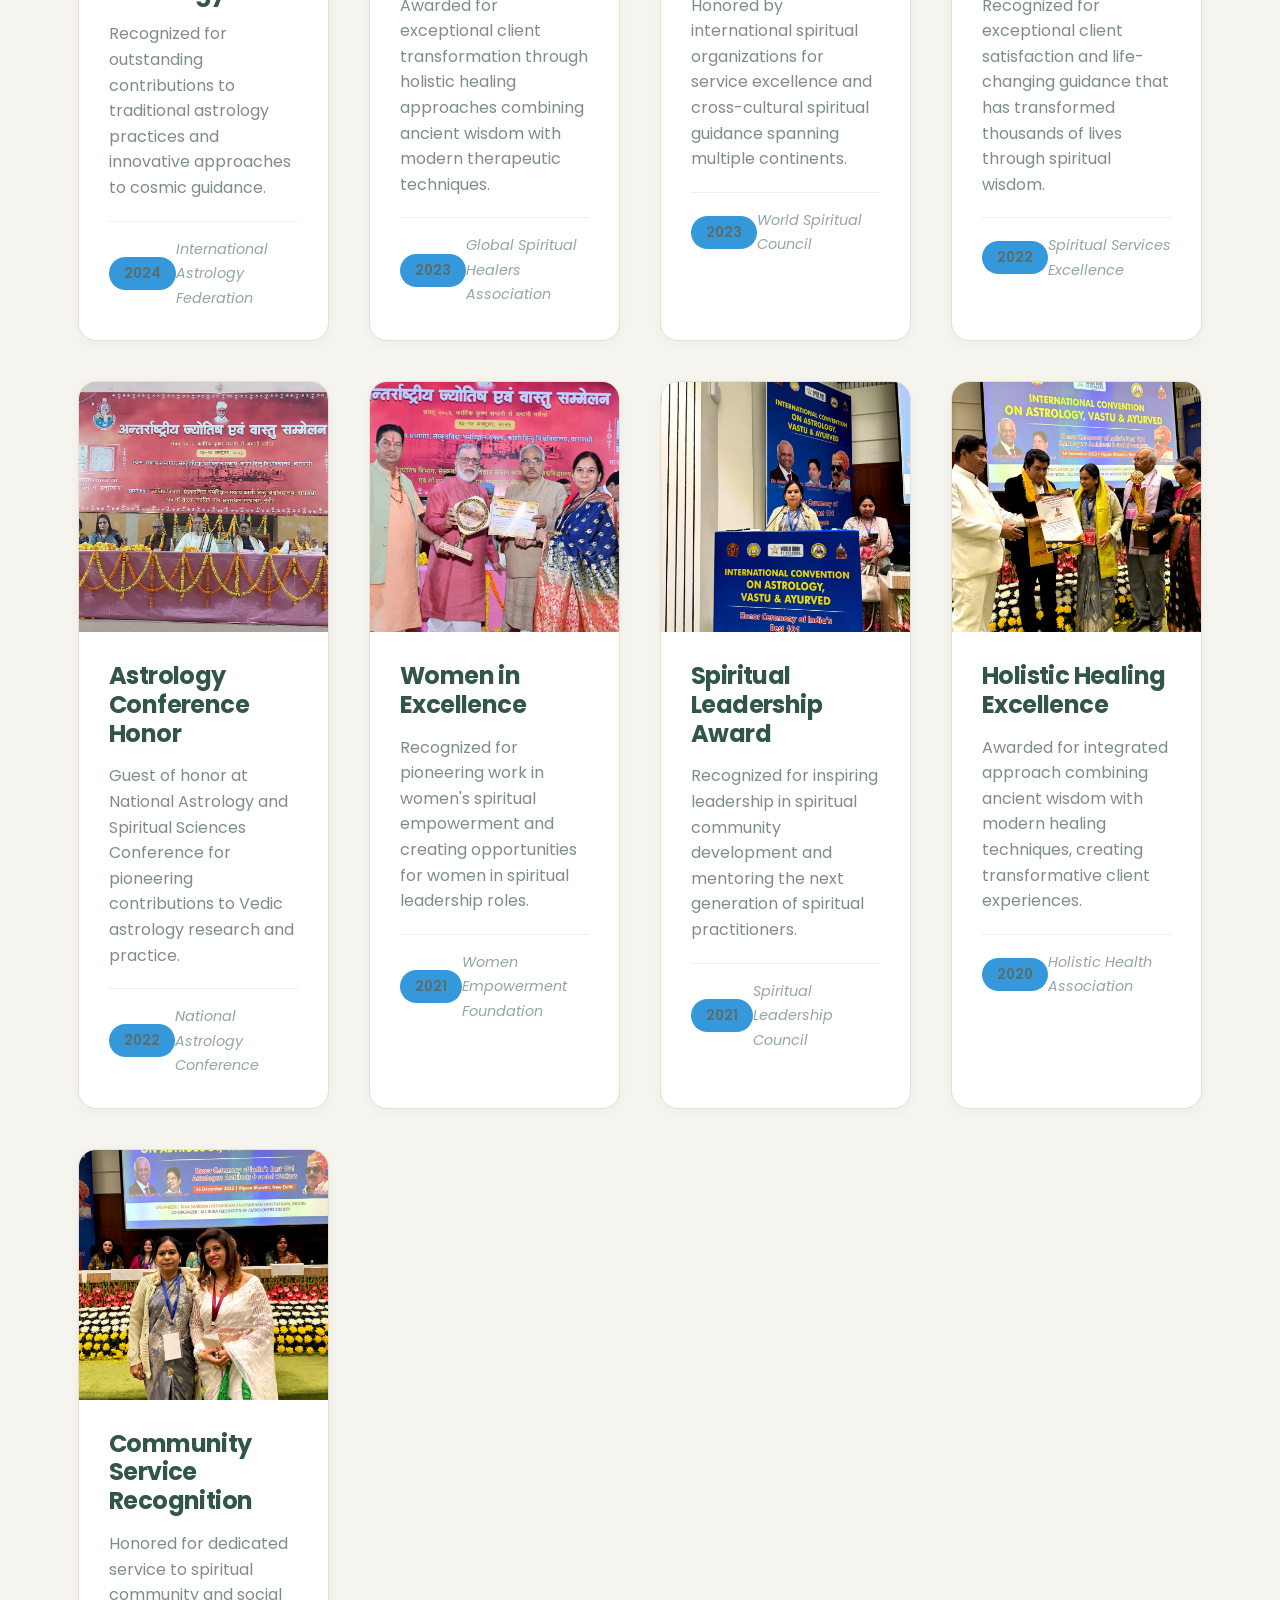
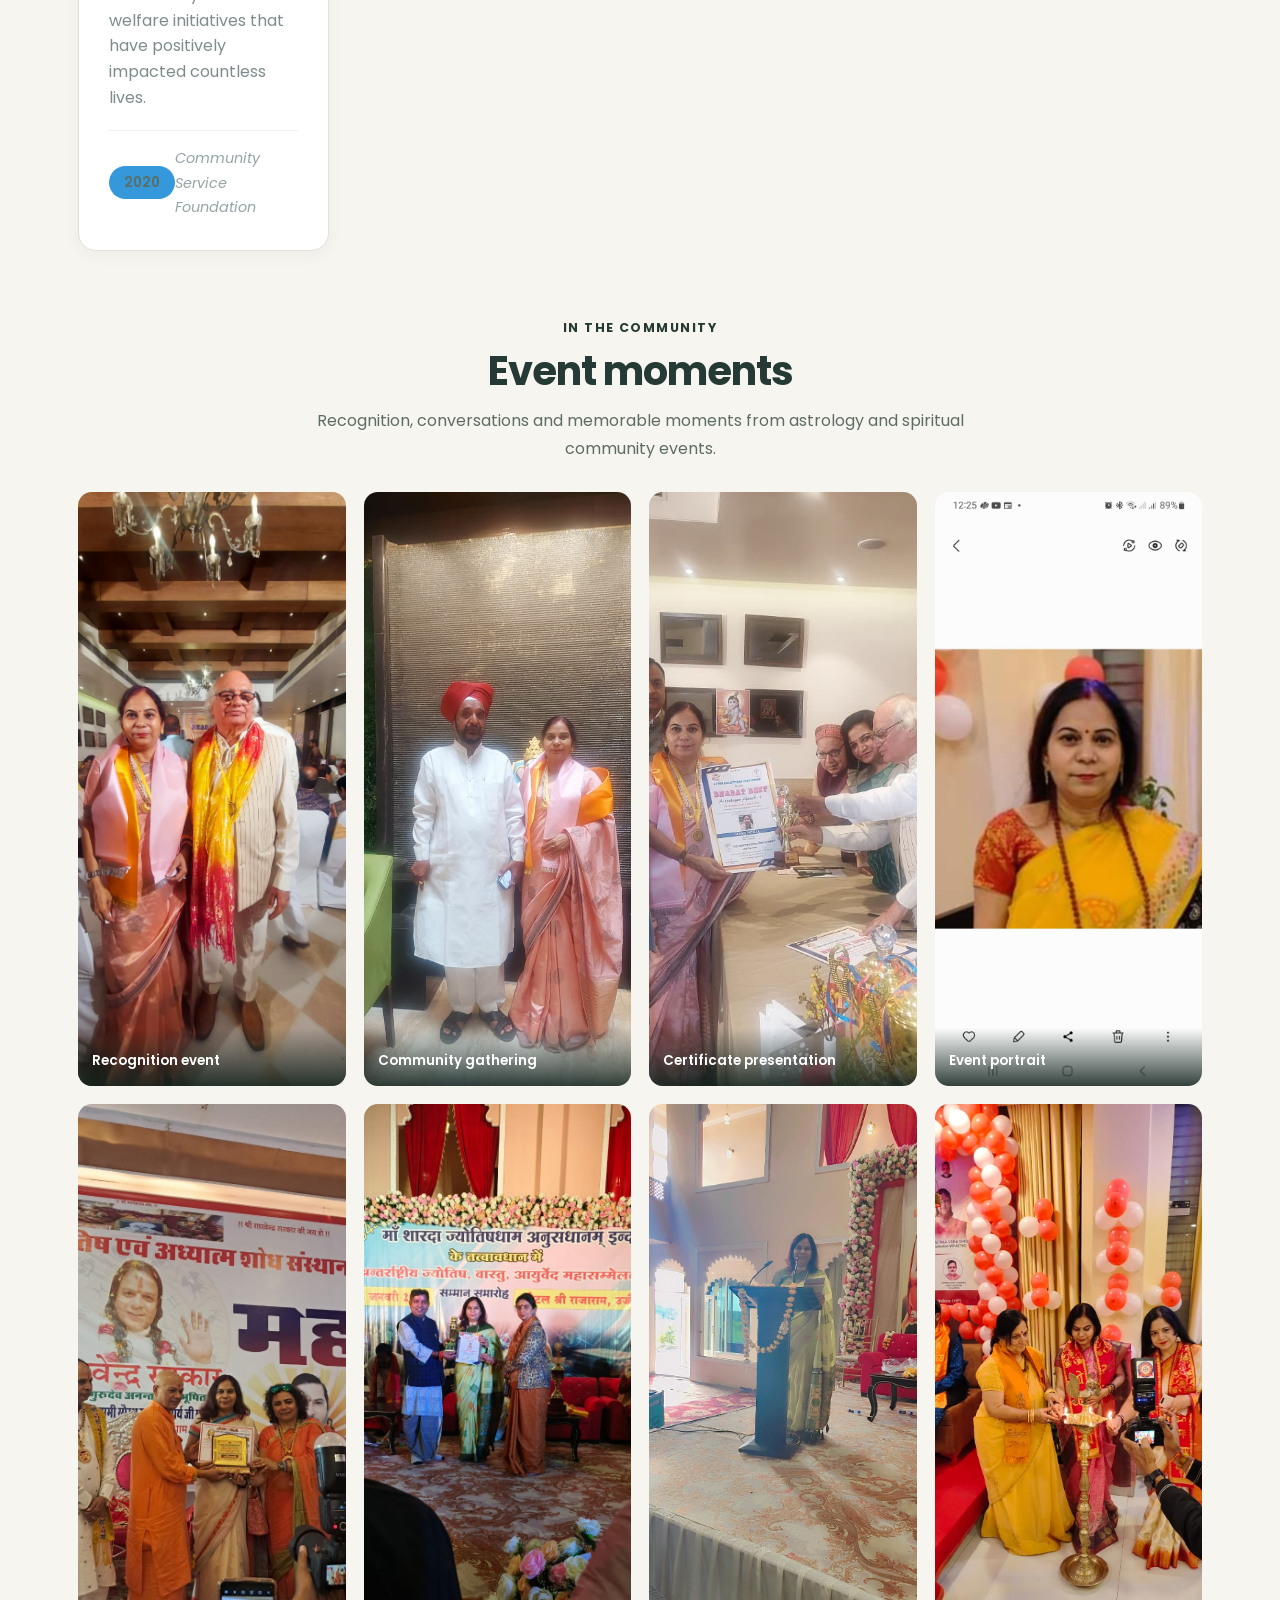
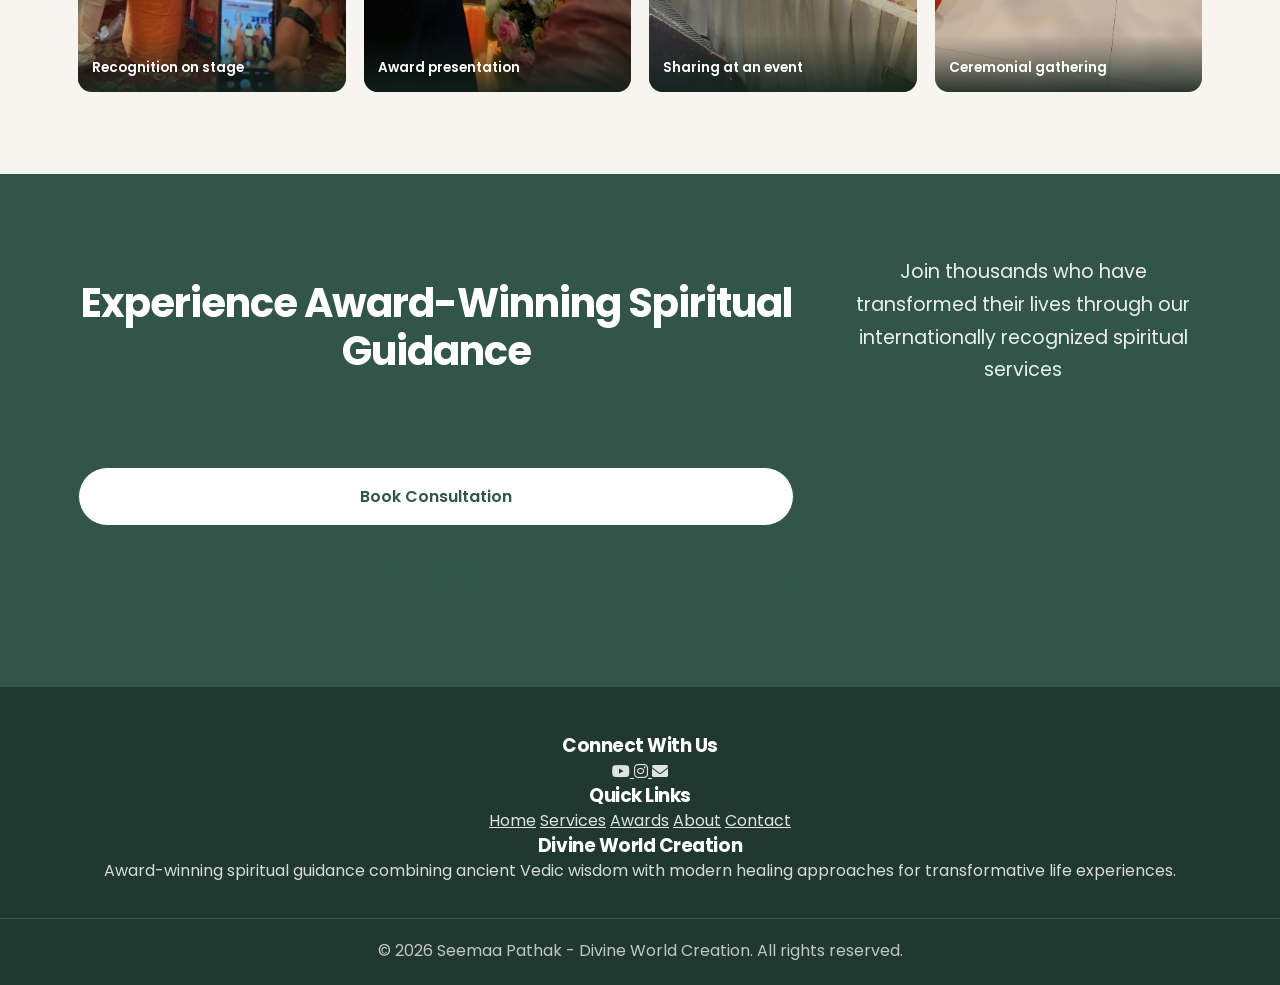
<file: awards.html>
<!DOCTYPE html>
<html lang="en">

<head>

    <meta charset="UTF-8">
    <meta name="viewport" content="width=device-width, initial-scale=1.0">

    <title>Awards & Recognition | Seemaa Pathak - Divine World Creation</title>
    <meta name="description" content="Explore Seemaa Pathak's awards and recognition in Vedic Astrology, spiritual healing, and community service. Honored for excellence in spiritual guidance.">

    <link rel="stylesheet" href="css/enhanced-style.css">
    <link rel="stylesheet" href="css/site-refresh.css?v=e788fe3">
    <link href="https://fonts.googleapis.com/css2?family=Poppins:wght@300;400;500;600;700&display=swap" rel="stylesheet">
    <link rel="stylesheet" href="https://cdnjs.cloudflare.com/ajax/libs/font-awesome/6.0.0/css/all.min.css">

</head>

<body>

<!-- Professional Header -->
<header class="header">

    <div class="header-main">
        <div class="container">
            <div class="logo"><a href="index.html" aria-label="Seemaa Pathak home"><div class="logo-text"><h2>Seemaa Pathak</h2><span>Vedic Astrologer · Numerologist · PLR Therapist</span></div></a></div>

            <button class="menu-toggle" type="button" aria-expanded="false" aria-controls="site-navigation" aria-label="Open navigation"><span class="menu-toggle-icon" aria-hidden="true"></span><span class="menu-toggle-label">Menu</span></button>
<nav id="site-navigation" class="main-nav" aria-label="Main navigation">
                <a href="index.html" class="nav-link">Home</a>
                <a href="services.html" class="nav-link">Consultations</a>
                <a href="about.html" class="nav-link">About</a>
                <a href="case-studies.html" class="nav-link">Stories</a>
                <a href="videos.html" class="nav-link">Videos</a>
                <a href="contact.html" class="nav-link">Contact</a>
            </nav>

            <div class="header-cta">
                <a href="contact.html" class="btn urgent">Enquire</a>
            </div>
        </div>

    </div>

</header>

<!-- Awards Hero Section -->
<section class="awards-hero">

    <div class="container">
        <div class="hero-content">
            <h1>Awards & Recognition</h1>
            <h2>Honored for Excellence in Spiritual Guidance</h2>
            <p>Celebrating years of dedication to Vedic Astrology, spiritual healing, and community service. These awards represent our commitment to transforming lives through ancient wisdom and modern understanding.</p>
        </div>
    </div>

</section>

<!-- Awards Statistics -->


<!-- Complete Awards Gallery -->
<section class="awards-gallery">

    <div class="container">
        <h2>Complete Awards Gallery</h2>
        <p>A comprehensive showcase of our achievements and recognitions</p>

        <figure class="recognition-feature">
            <img src="images/recognition-event-feature.png" alt="Seemaa Pathak at a recognition event, wearing a medal" width="739" height="985" loading="lazy">
            <figcaption>
                <p class="eyebrow">Recognition moment</p>
                <h3>Honoured at a community event</h3>
                <p>A memorable moment from an event celebrating dedication to astrology, numerology and spiritual guidance.</p>
            </figcaption>
        </figure>

        <div class="awards-grid">
            <!-- Excellence in Vedic Astrology -->
            <div class="award-card">
                <div class="award-image">
                    <img src="images/1.jpeg" alt="Excellence in Vedic Astrology Award" loading="lazy">
                    <div class="award-overlay">
                        <i class="fas fa-trophy"></i>
                    </div>
                </div>
                <div class="award-content">
                    <h3>Excellence in Vedic Astrology</h3>
                    <p>Recognized for outstanding contributions to traditional astrology practices and innovative approaches to cosmic guidance.</p>
                    <div class="award-details">
                        <span class="award-year">2024</span>
                        <span class="award-organization">International Astrology Federation</span>
                    </div>
                </div>
            </div>

            <!-- Best Spiritual Healer -->
            <div class="award-card">
                <div class="award-image">
                    <img src="images/2.jpeg" alt="Best Spiritual Healer Award" loading="lazy">
                    <div class="award-overlay">
                        <i class="fas fa-star"></i>
                    </div>
                </div>
                <div class="award-content">
                    <h3>Best Spiritual Healer</h3>
                    <p>Awarded for exceptional client transformation through holistic healing approaches combining ancient wisdom with modern therapeutic techniques.</p>
                    <div class="award-details">
                        <span class="award-year">2023</span>
                        <span class="award-organization">Global Spiritual Healers Association</span>
                    </div>
                </div>
            </div>

            <!-- Global Recognition -->
            <div class="award-card">
                <div class="award-image">
                    <img src="images/11.jpeg" alt="Global Recognition Award" loading="lazy">
                    <div class="award-overlay">
                        <i class="fas fa-globe"></i>
                    </div>
                </div>
                <div class="award-content">
                    <h3>Global Recognition</h3>
                    <p>Honored by international spiritual organizations for service excellence and cross-cultural spiritual guidance spanning multiple continents.</p>
                    <div class="award-details">
                        <span class="award-year">2023</span>
                        <span class="award-organization">World Spiritual Council</span>
                    </div>
                </div>
            </div>

            <!-- Client Choice Award -->
            <div class="award-card">
                <div class="award-image">
                    <img src="images/13.jpeg" alt="Client Choice Award" loading="lazy">
                    <div class="award-overlay">
                        <i class="fas fa-heart"></i>
                    </div>
                </div>
                <div class="award-content">
                    <h3>Client Choice Award</h3>
                    <p>Recognized for exceptional client satisfaction and life-changing guidance that has transformed thousands of lives through spiritual wisdom.</p>
                    <div class="award-details">
                        <span class="award-year">2022</span>
                        <span class="award-organization">Spiritual Services Excellence</span>
                    </div>
                </div>
            </div>

            <!-- Astrology Conference Honor -->
            <div class="award-card">
                <div class="award-image">
                    <img src="images/5.jpeg" alt="Astrology Conference Honor" loading="lazy">
                    <div class="award-overlay">
                        <i class="fas fa-award"></i>
                    </div>
                </div>
                <div class="award-content">
                    <h3>Astrology Conference Honor</h3>
                    <p>Guest of honor at National Astrology and Spiritual Sciences Conference for pioneering contributions to Vedic astrology research and practice.</p>
                    <div class="award-details">
                        <span class="award-year">2022</span>
                        <span class="award-organization">National Astrology Conference</span>
                    </div>
                </div>
            </div>

            <!-- Women in Excellence -->
            <div class="award-card">
                <div class="award-image">
                    <img src="images/6.jpeg" alt="Women in Excellence Award" loading="lazy">
                    <div class="award-overlay">
                        <i class="fas fa-female"></i>
                    </div>
                </div>
                <div class="award-content">
                    <h3>Women in Excellence</h3>
                    <p>Recognized for pioneering work in women's spiritual empowerment and creating opportunities for women in spiritual leadership roles.</p>
                    <div class="award-details">
                        <span class="award-year">2021</span>
                        <span class="award-organization">Women Empowerment Foundation</span>
                    </div>
                </div>
            </div>

            <!-- Spiritual Leadership Award -->
            <div class="award-card">
                <div class="award-image">
                    <img src="images/15.jpeg" alt="Spiritual Leadership Award" loading="lazy">
                    <div class="award-overlay">
                        <i class="fas fa-crown"></i>
                    </div>
                </div>
                <div class="award-content">
                    <h3>Spiritual Leadership Award</h3>
                    <p>Recognized for inspiring leadership in spiritual community development and mentoring the next generation of spiritual practitioners.</p>
                    <div class="award-details">
                        <span class="award-year">2021</span>
                        <span class="award-organization">Spiritual Leadership Council</span>
                    </div>
                </div>
            </div>

            <!-- Holistic Healing Excellence -->
            <div class="award-card">
                <div class="award-image">
                    <img src="images/19.jpeg" alt="Holistic Healing Excellence Award" loading="lazy">
                    <div class="award-overlay">
                        <i class="fas fa-spa"></i>
                    </div>
                </div>
                <div class="award-content">
                    <h3>Holistic Healing Excellence</h3>
                    <p>Awarded for integrated approach combining ancient wisdom with modern healing techniques, creating transformative client experiences.</p>
                    <div class="award-details">
                        <span class="award-year">2020</span>
                        <span class="award-organization">Holistic Health Association</span>
                    </div>
                </div>
            </div>

            <!-- Community Service Recognition -->
            <div class="award-card">
                <div class="award-image">
                    <img src="images/22.jpeg" alt="Community Service Recognition" loading="lazy">
                    <div class="award-overlay">
                        <i class="fas fa-hands-helping"></i>
                    </div>
                </div>
                <div class="award-content">
                    <h3>Community Service Recognition</h3>
                    <p>Honored for dedicated service to spiritual community and social welfare initiatives that have positively impacted countless lives.</p>
                    <div class="award-details">
                        <span class="award-year">2020</span>
                        <span class="award-organization">Community Service Foundation</span>
                    </div>
                </div>
            </div>
        </div>

        <section class="event-moments" aria-labelledby="event-moments-title">
            <div class="event-moments-heading">
                <p class="eyebrow">In the community</p>
                <h2 id="event-moments-title">Event moments</h2>
                <p>Recognition, conversations and memorable moments from astrology and spiritual community events.</p>
            </div>
            <div class="event-moments-grid">
                <figure><img src="images/event-recognition-01.jpeg" alt="Seemaa Pathak at a recognition event with a fellow participant" loading="lazy"><figcaption>Recognition event</figcaption></figure>
                <figure><img src="images/event-recognition-02.jpeg" alt="Seemaa Pathak with a fellow participant at an event" loading="lazy"><figcaption>Community gathering</figcaption></figure>
                <figure><img src="images/event-recognition-03.jpeg" alt="Seemaa Pathak receiving a certificate and trophy at an event" loading="lazy"><figcaption>Certificate presentation</figcaption></figure>
                <figure><img src="images/event-portrait-04.jpeg" alt="Portrait of Seemaa Pathak at an event" loading="lazy"><figcaption>Event portrait</figcaption></figure>
                <figure><img src="images/event-award-05.jpeg" alt="Seemaa Pathak receiving recognition on stage" loading="lazy"><figcaption>Recognition on stage</figcaption></figure>
                <figure><img src="images/event-award-06.jpeg" alt="Seemaa Pathak receiving an award and certificate on stage" loading="lazy"><figcaption>Award presentation</figcaption></figure>
                <figure><img src="images/event-speaking-07.jpeg" alt="Seemaa Pathak speaking at a community event" loading="lazy"><figcaption>Sharing at an event</figcaption></figure>
                <figure><img src="images/event-ceremony-08.jpeg" alt="Seemaa Pathak taking part in a ceremonial lamp-lighting event" loading="lazy"><figcaption>Ceremonial gathering</figcaption></figure>
            </div>
        </section>
    </div>

</section>

<!-- Testimonials Section -->


<!-- CTA Section -->
<section class="awards-cta">

    <div class="container">
        <div class="cta-content">
            <h2>Experience Award-Winning Spiritual Guidance</h2>
            <p>Join thousands who have transformed their lives through our internationally recognized spiritual services</p>
            <div class="cta-buttons">
                <a href="contact.html" class="btn primary">Book Consultation</a>
                <a href="services.html" class="btn secondary">View Services</a>
            </div>
        </div>
    </div>

</section>

<!-- Footer -->
<footer>

    <div class="footer-content">
        <div class="footer-section">
            <h3>Connect With Us</h3>
            <div class="social-links">
                <a href="https://youtube.com/@DivineWORLDCreation12" target="_blank" class="social-link" rel="noopener noreferrer">
                    <i class="fab fa-youtube"></i>
                </a>
                <a href="https://www.instagram.com/astrologer_daisy/" target="_blank" class="social-link" rel="noopener noreferrer" aria-label="Visit astrologer_daisy on Instagram">
                    <i class="fab fa-instagram"></i>
                </a>
                <a href="mailto:contact@seemaapathak.com" class="social-link" aria-label="Email Seemaa Pathak">
                    <i class="fas fa-envelope" aria-hidden="true"></i>
                </a>
            </div>
        </div>

        <div class="footer-section">
            <h3>Quick Links</h3>
            <div class="footer-links">
                <a href="index.html">Home</a>
                <a href="services.html">Services</a>
                <a href="awards.html">Awards</a>
                <a href="about.html">About</a>
                <a href="contact.html">Contact</a>
            </div>
        </div>

        <div class="footer-section">
            <h3>Divine World Creation</h3>
            <p>Award-winning spiritual guidance combining ancient Vedic wisdom with modern healing approaches for transformative life experiences.</p>
        </div>
    </div>

    <div class="footer-bottom">
        <p>&copy; 2026 Seemaa Pathak - Divine World Creation. All rights reserved.</p>
    </div>

</footer>

<script src="js/site.js" defer></script>
</body>

</html>
</file>
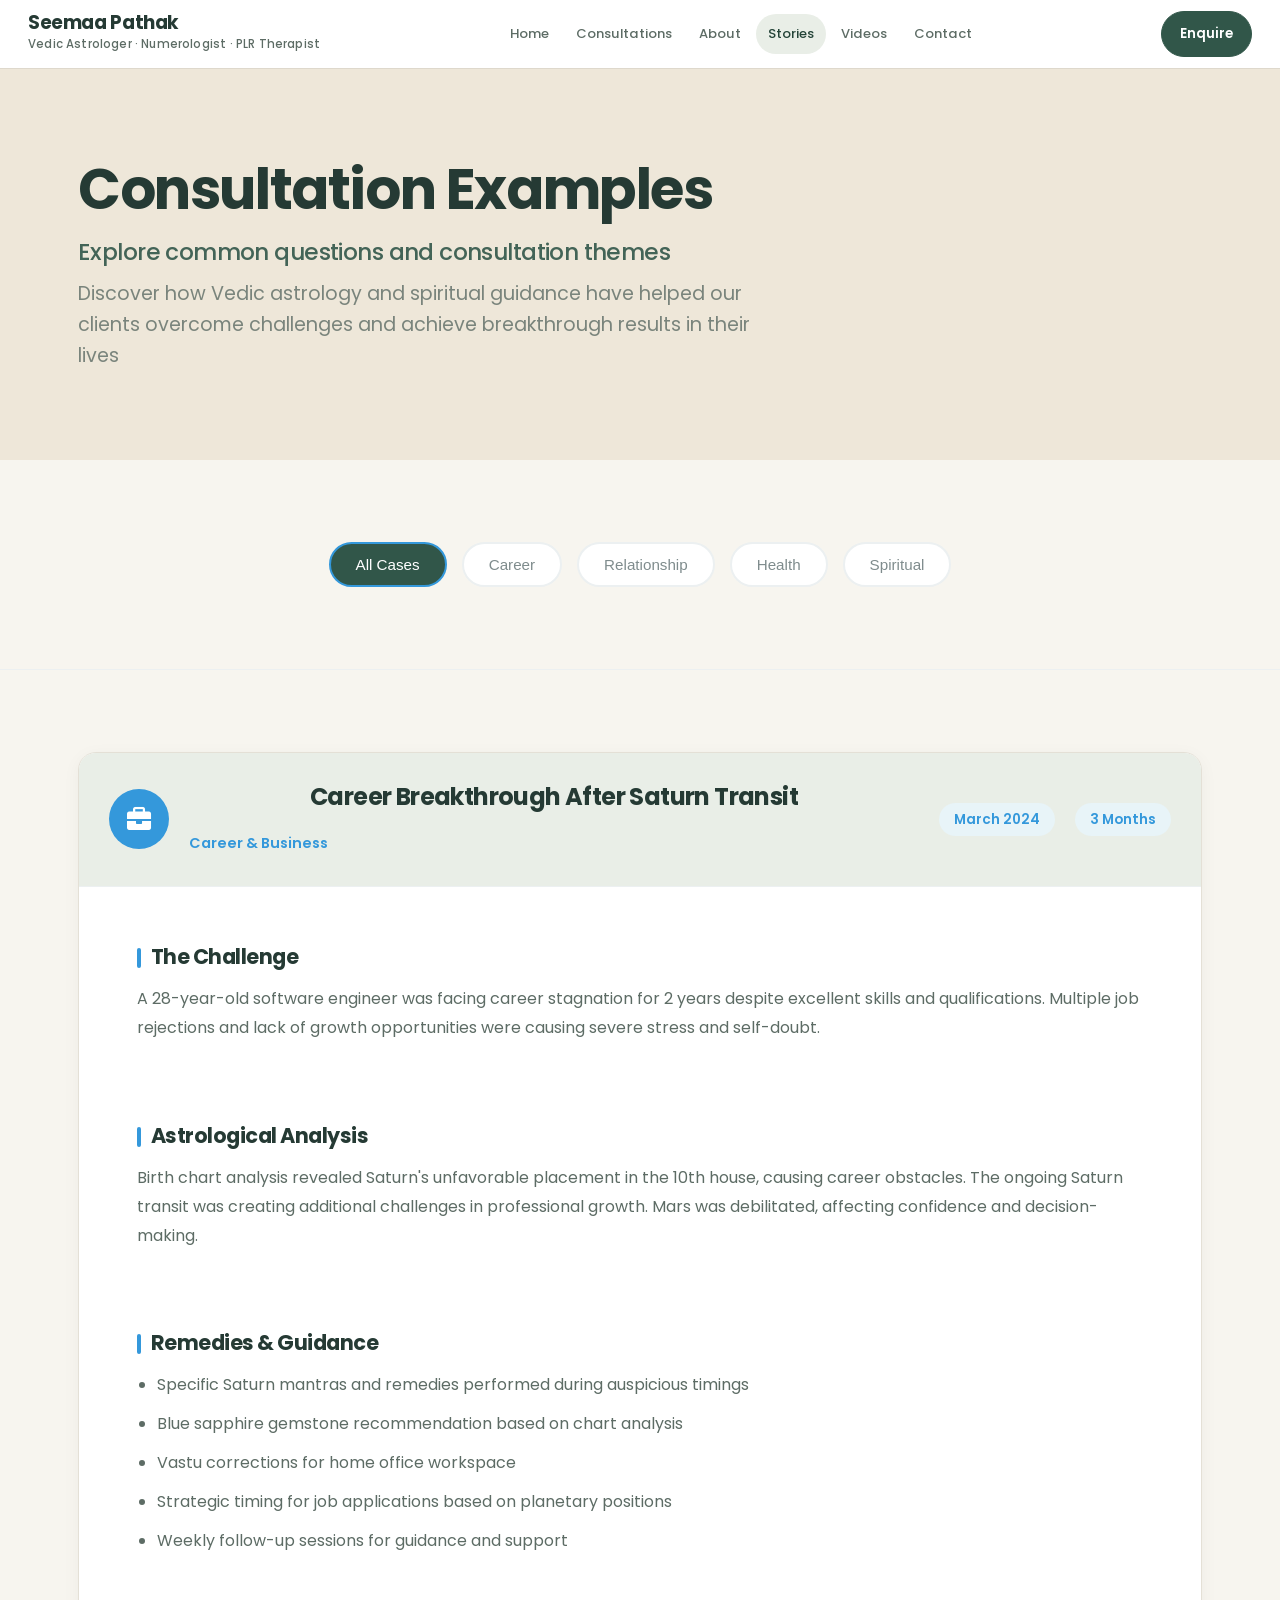
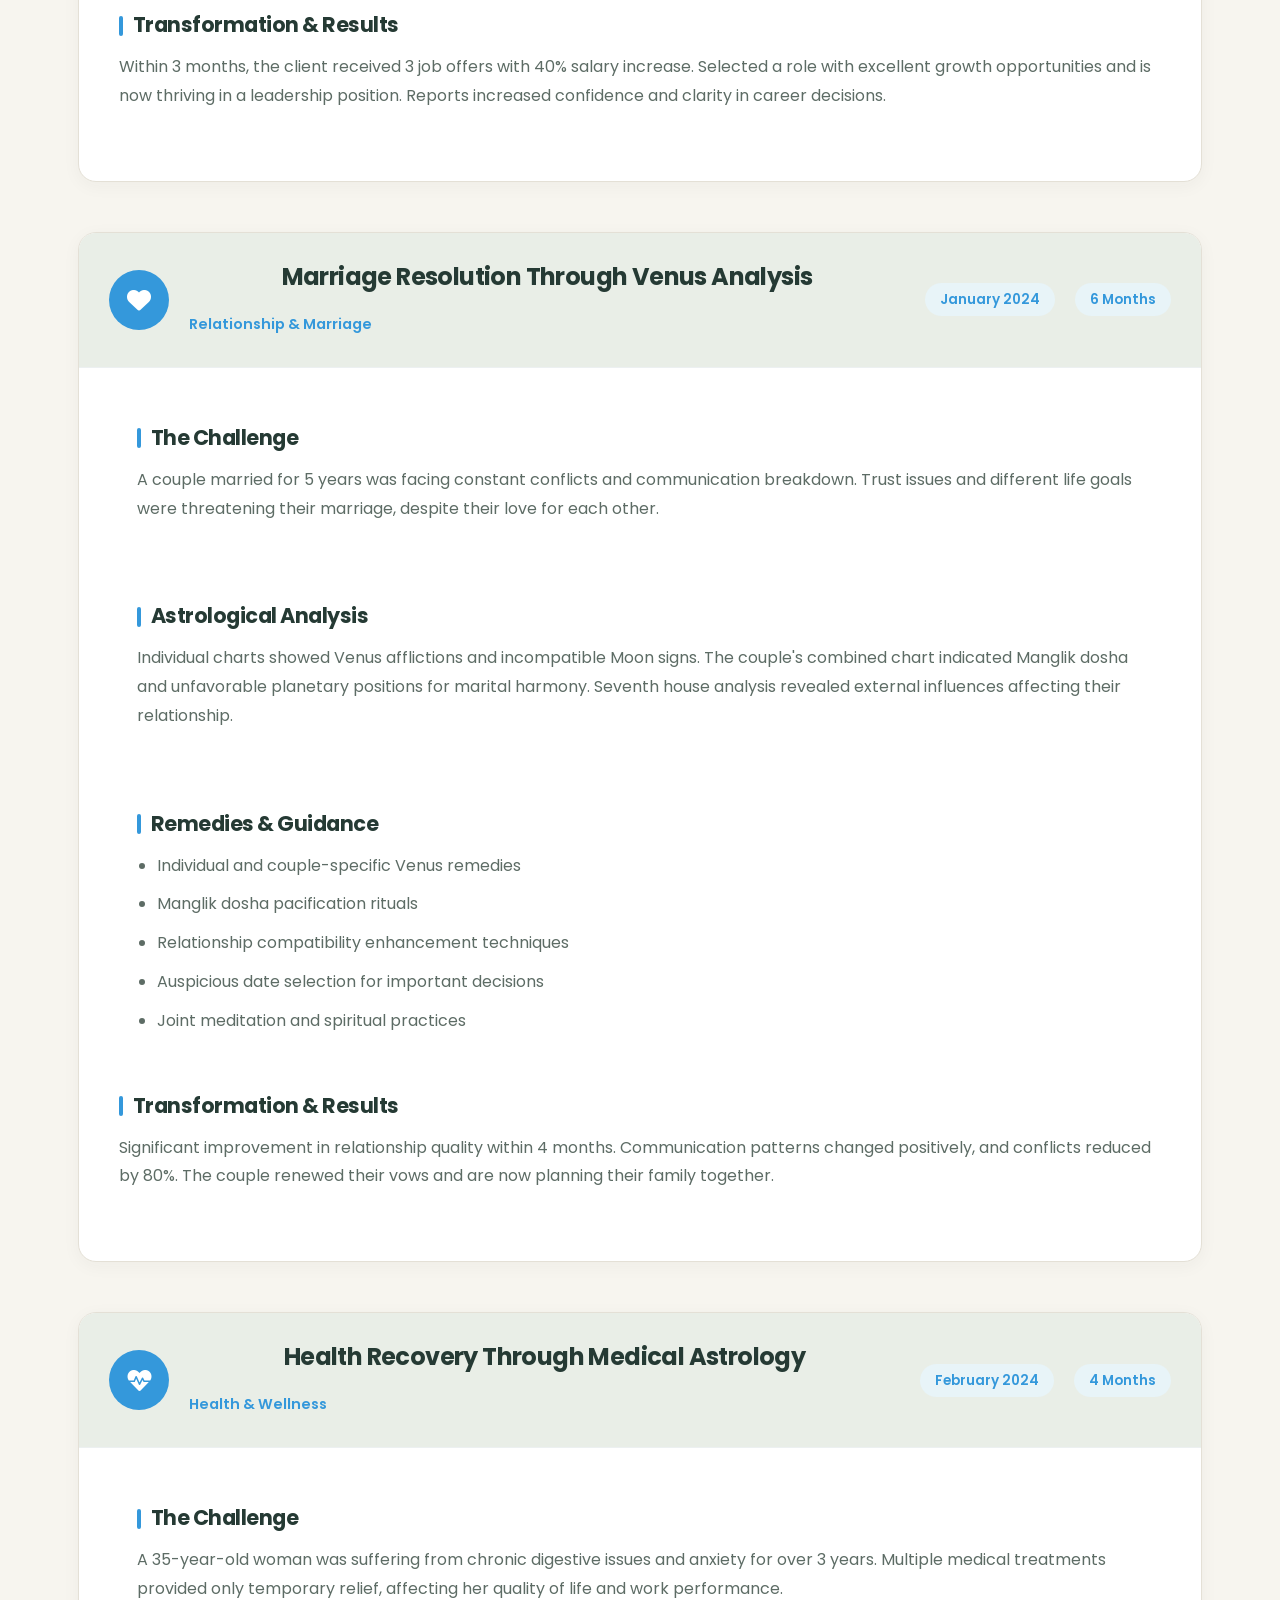
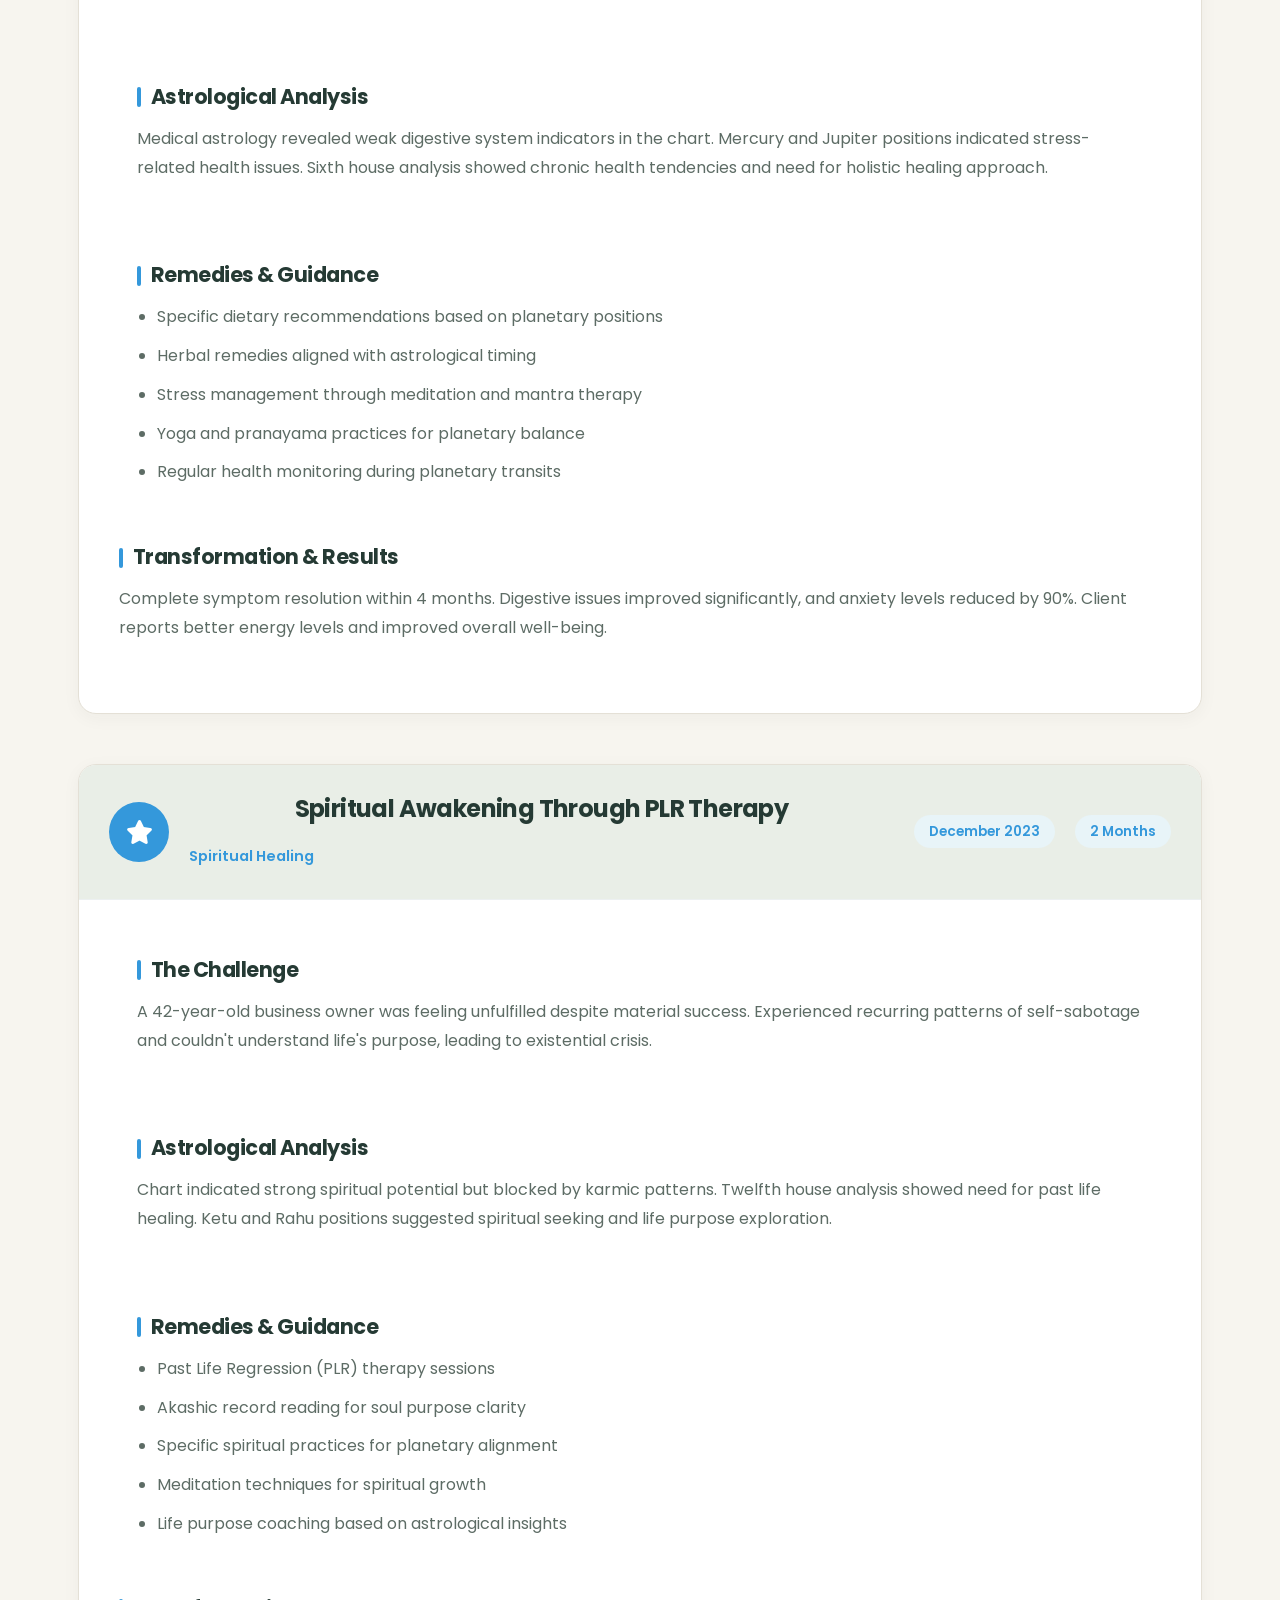
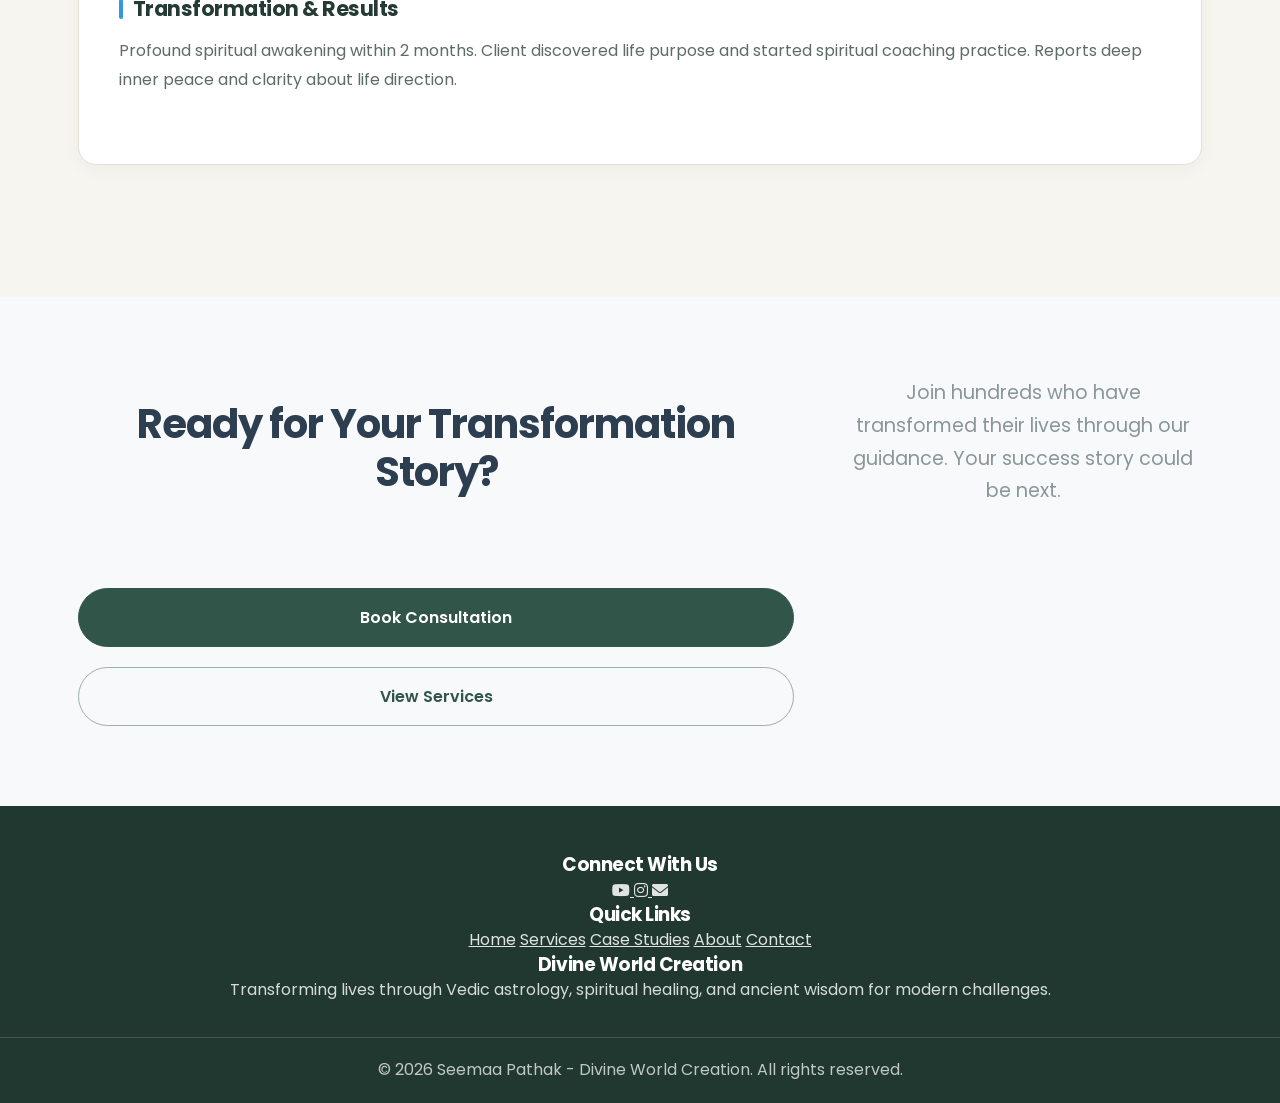
<file: case-studies.html>
<!DOCTYPE html>
<html lang="en">

<head>

    <meta charset="UTF-8">
    <meta name="viewport" content="width=device-width, initial-scale=1.0">

    <title>Case Studies | Seemaa Pathak - Divine World Creation</title>
    <meta name="description" content="Real transformation stories from our astrology consultations. Read case studies on career breakthroughs, marriage resolutions, health recovery, and spiritual healing.">

    <link rel="stylesheet" href="css/enhanced-style.css">
    <link rel="stylesheet" href="css/site-refresh.css?v=e788fe3">
    <link href="https://fonts.googleapis.com/css2?family=Poppins:wght@300;400;500;600;700&display=swap" rel="stylesheet">
    <link rel="stylesheet" href="https://cdnjs.cloudflare.com/ajax/libs/font-awesome/6.0.0/css/all.min.css">

</head>

<body>

<header class="header">

    <div class="header-main">
        <div class="container">
            <div class="logo"><a href="index.html" aria-label="Seemaa Pathak home"><div class="logo-text"><h2>Seemaa Pathak</h2><span>Vedic Astrologer · Numerologist · PLR Therapist</span></div></a></div>

            <button class="menu-toggle" type="button" aria-expanded="false" aria-controls="site-navigation" aria-label="Open navigation"><span class="menu-toggle-icon" aria-hidden="true"></span><span class="menu-toggle-label">Menu</span></button>
<nav id="site-navigation" class="main-nav" aria-label="Main navigation">
                <a href="index.html" class="nav-link">Home</a>
                <a href="services.html" class="nav-link">Consultations</a>
                <a href="about.html" class="nav-link">About</a>
                <a href="case-studies.html" class="nav-link active" aria-current="page">Stories</a>
                <a href="videos.html" class="nav-link">Videos</a>
                <a href="contact.html" class="nav-link">Contact</a>
            </nav>

            <div class="header-cta">
                <a href="contact.html" class="btn urgent">Enquire</a>
            </div>
        </div>
    </div>

</header>

<!-- Case Studies Hero -->
<section class="case-studies-hero">

    <div class="container">
        <div class="hero-content">
            <h1>Consultation Examples</h1>
            <h2>Explore common questions and consultation themes</h2>
            <p>Discover how Vedic astrology and spiritual guidance have helped our clients overcome challenges and achieve breakthrough results in their lives</p>
        </div>
    </div>

</section>

<!-- Case Studies Filter -->
<section class="case-filter">

    <div class="container">
        <div class="filter-tabs">
            <button class="filter-btn active" data-filter="all">All Cases</button>
            <button class="filter-btn" data-filter="career">Career</button>
            <button class="filter-btn" data-filter="relationship">Relationship</button>
            <button class="filter-btn" data-filter="health">Health</button>
            <button class="filter-btn" data-filter="spiritual">Spiritual</button>
        </div>
    </div>

</section>

<!-- Detailed Case Studies -->
<section class="case-studies-detailed">

    <div class="container">

        <!-- Career Breakthrough Case -->
        <div class="case-study-card" data-category="career">
            <div class="case-header">
                <div class="case-icon">
                    <i class="fas fa-briefcase"></i>
                </div>
                <div class="case-title">
                    <h2>Career Breakthrough After Saturn Transit</h2>
                    <span class="case-category">Career & Business</span>
                </div>
                <div class="case-meta">
                    <span class="case-date">March 2024</span>
                    <span class="case-duration">3 Months</span>
                </div>
            </div>

            <div class="case-content">
                <div class="case-problem">
                    <h3>The Challenge</h3>
                    <p>A 28-year-old software engineer was facing career stagnation for 2 years despite excellent skills and qualifications. Multiple job rejections and lack of growth opportunities were causing severe stress and self-doubt.</p>
                </div>

                <div class="case-analysis">
                    <h3>Astrological Analysis</h3>
                    <p>Birth chart analysis revealed Saturn's unfavorable placement in the 10th house, causing career obstacles. The ongoing Saturn transit was creating additional challenges in professional growth. Mars was debilitated, affecting confidence and decision-making.</p>
                </div>

                <div class="case-solution">
                    <h3>Remedies & Guidance</h3>
                    <ul>
                        <li>Specific Saturn mantras and remedies performed during auspicious timings</li>
                        <li>Blue sapphire gemstone recommendation based on chart analysis</li>
                        <li>Vastu corrections for home office workspace</li>
                        <li>Strategic timing for job applications based on planetary positions</li>
                        <li>Weekly follow-up sessions for guidance and support</li>
                    </ul>
                </div>

                <div class="case-result">
                    <h3>Transformation & Results</h3>
                    <p>Within 3 months, the client received 3 job offers with 40% salary increase. Selected a role with excellent growth opportunities and is now thriving in a leadership position. Reports increased confidence and clarity in career decisions.</p>

                </div>
            </div>
        </div>

        <!-- Marriage Resolution Case -->
        <div class="case-study-card" data-category="relationship">
            <div class="case-header">
                <div class="case-icon">
                    <i class="fas fa-heart"></i>
                </div>
                <div class="case-title">
                    <h2>Marriage Resolution Through Venus Analysis</h2>
                    <span class="case-category">Relationship & Marriage</span>
                </div>
                <div class="case-meta">
                    <span class="case-date">January 2024</span>
                    <span class="case-duration">6 Months</span>
                </div>
            </div>

            <div class="case-content">
                <div class="case-problem">
                    <h3>The Challenge</h3>
                    <p>A couple married for 5 years was facing constant conflicts and communication breakdown. Trust issues and different life goals were threatening their marriage, despite their love for each other.</p>
                </div>

                <div class="case-analysis">
                    <h3>Astrological Analysis</h3>
                    <p>Individual charts showed Venus afflictions and incompatible Moon signs. The couple's combined chart indicated Manglik dosha and unfavorable planetary positions for marital harmony. Seventh house analysis revealed external influences affecting their relationship.</p>
                </div>

                <div class="case-solution">
                    <h3>Remedies & Guidance</h3>
                    <ul>
                        <li>Individual and couple-specific Venus remedies</li>
                        <li>Manglik dosha pacification rituals</li>
                        <li>Relationship compatibility enhancement techniques</li>
                        <li>Auspicious date selection for important decisions</li>
                        <li>Joint meditation and spiritual practices</li>
                    </ul>
                </div>

                <div class="case-result">
                    <h3>Transformation & Results</h3>
                    <p>Significant improvement in relationship quality within 4 months. Communication patterns changed positively, and conflicts reduced by 80%. The couple renewed their vows and are now planning their family together.</p>

                </div>
            </div>
        </div>

        <!-- Health Recovery Case -->
        <div class="case-study-card" data-category="health">
            <div class="case-header">
                <div class="case-icon">
                    <i class="fas fa-heartbeat"></i>
                </div>
                <div class="case-title">
                    <h2>Health Recovery Through Medical Astrology</h2>
                    <span class="case-category">Health & Wellness</span>
                </div>
                <div class="case-meta">
                    <span class="case-date">February 2024</span>
                    <span class="case-duration">4 Months</span>
                </div>
            </div>

            <div class="case-content">
                <div class="case-problem">
                    <h3>The Challenge</h3>
                    <p>A 35-year-old woman was suffering from chronic digestive issues and anxiety for over 3 years. Multiple medical treatments provided only temporary relief, affecting her quality of life and work performance.</p>
                </div>

                <div class="case-analysis">
                    <h3>Astrological Analysis</h3>
                    <p>Medical astrology revealed weak digestive system indicators in the chart. Mercury and Jupiter positions indicated stress-related health issues. Sixth house analysis showed chronic health tendencies and need for holistic healing approach.</p>
                </div>

                <div class="case-solution">
                    <h3>Remedies & Guidance</h3>
                    <ul>
                        <li>Specific dietary recommendations based on planetary positions</li>
                        <li>Herbal remedies aligned with astrological timing</li>
                        <li>Stress management through meditation and mantra therapy</li>
                        <li>Yoga and pranayama practices for planetary balance</li>
                        <li>Regular health monitoring during planetary transits</li>
                    </ul>
                </div>

                <div class="case-result">
                    <h3>Transformation & Results</h3>
                    <p>Complete symptom resolution within 4 months. Digestive issues improved significantly, and anxiety levels reduced by 90%. Client reports better energy levels and improved overall well-being.</p>

                </div>
            </div>
        </div>

        <!-- Spiritual Growth Case -->
        <div class="case-study-card" data-category="spiritual">
            <div class="case-header">
                <div class="case-icon">
                    <i class="fas fa-star"></i>
                </div>
                <div class="case-title">
                    <h2>Spiritual Awakening Through PLR Therapy</h2>
                    <span class="case-category">Spiritual Healing</span>
                </div>
                <div class="case-meta">
                    <span class="case-date">December 2023</span>
                    <span class="case-duration">2 Months</span>
                </div>
            </div>

            <div class="case-content">
                <div class="case-problem">
                    <h3>The Challenge</h3>
                    <p>A 42-year-old business owner was feeling unfulfilled despite material success. Experienced recurring patterns of self-sabotage and couldn't understand life's purpose, leading to existential crisis.</p>
                </div>

                <div class="case-analysis">
                    <h3>Astrological Analysis</h3>
                    <p>Chart indicated strong spiritual potential but blocked by karmic patterns. Twelfth house analysis showed need for past life healing. Ketu and Rahu positions suggested spiritual seeking and life purpose exploration.</p>
                </div>

                <div class="case-solution">
                    <h3>Remedies & Guidance</h3>
                    <ul>
                        <li>Past Life Regression (PLR) therapy sessions</li>
                        <li>Akashic record reading for soul purpose clarity</li>
                        <li>Specific spiritual practices for planetary alignment</li>
                        <li>Meditation techniques for spiritual growth</li>
                        <li>Life purpose coaching based on astrological insights</li>
                    </ul>
                </div>

                <div class="case-result">
                    <h3>Transformation & Results</h3>
                    <p>Profound spiritual awakening within 2 months. Client discovered life purpose and started spiritual coaching practice. Reports deep inner peace and clarity about life direction.</p>

                </div>
            </div>
        </div>

    </div>

</section>

<!-- Statistics Section -->


<!-- CTA Section -->
<section class="case-cta">

    <div class="container">
        <div class="cta-content">
            <h2>Ready for Your Transformation Story?</h2>
            <p>Join hundreds who have transformed their lives through our guidance. Your success story could be next.</p>
            <div class="cta-buttons">
                <a href="contact.html" class="btn primary">Book Consultation</a>
                <a href="services.html" class="btn secondary">View Services</a>
            </div>
        </div>
    </div>

</section>

<!-- Footer -->
<footer>

    <div class="footer-content">
        <div class="footer-section">
            <h3>Connect With Us</h3>
            <div class="social-links">
                <a href="https://youtube.com/@DivineWORLDCreation12" target="_blank" class="social-link" rel="noopener noreferrer">
                    <i class="fab fa-youtube"></i>
                </a>
                <a href="https://www.instagram.com/astrologer_daisy/" target="_blank" class="social-link" rel="noopener noreferrer" aria-label="Visit astrologer_daisy on Instagram">
                    <i class="fab fa-instagram"></i>
                </a>
                <a href="mailto:contact@seemaapathak.com" class="social-link" aria-label="Email Seemaa Pathak">
                    <i class="fas fa-envelope" aria-hidden="true"></i>
                </a>
            </div>
        </div>

        <div class="footer-section">
            <h3>Quick Links</h3>
            <div class="footer-links">
                <a href="index.html">Home</a>
                <a href="services.html">Services</a>
                <a href="case-studies.html">Case Studies</a>
                <a href="about.html">About</a>
                <a href="contact.html">Contact</a>
            </div>
        </div>

        <div class="footer-section">
            <h3>Divine World Creation</h3>
            <p>Transforming lives through Vedic astrology, spiritual healing, and ancient wisdom for modern challenges.</p>
        </div>
    </div>

    <div class="footer-bottom">
        <p>&copy; 2026 Seemaa Pathak - Divine World Creation. All rights reserved.</p>
    </div>

</footer>

<script>
// Filter functionality for case studies
document.addEventListener('DOMContentLoaded', function() {
    const filterBtns = document.querySelectorAll('.filter-btn');
    const caseCards = document.querySelectorAll('.case-study-card');

    filterBtns.forEach(btn => {
        btn.addEventListener('click', function() {
            // Remove active class from all buttons
            filterBtns.forEach(b => b.classList.remove('active'));
            // Add active class to clicked button
            this.classList.add('active');

            const filter = this.dataset.filter;

            caseCards.forEach(card => {
                if (filter === 'all' || card.dataset.category === filter) {
                    card.style.display = 'block';
                } else {
                    card.style.display = 'none';
                }
            });
        });
    });
});
</script>

<script src="js/site.js" defer></script>
</body>

</html>
</file>
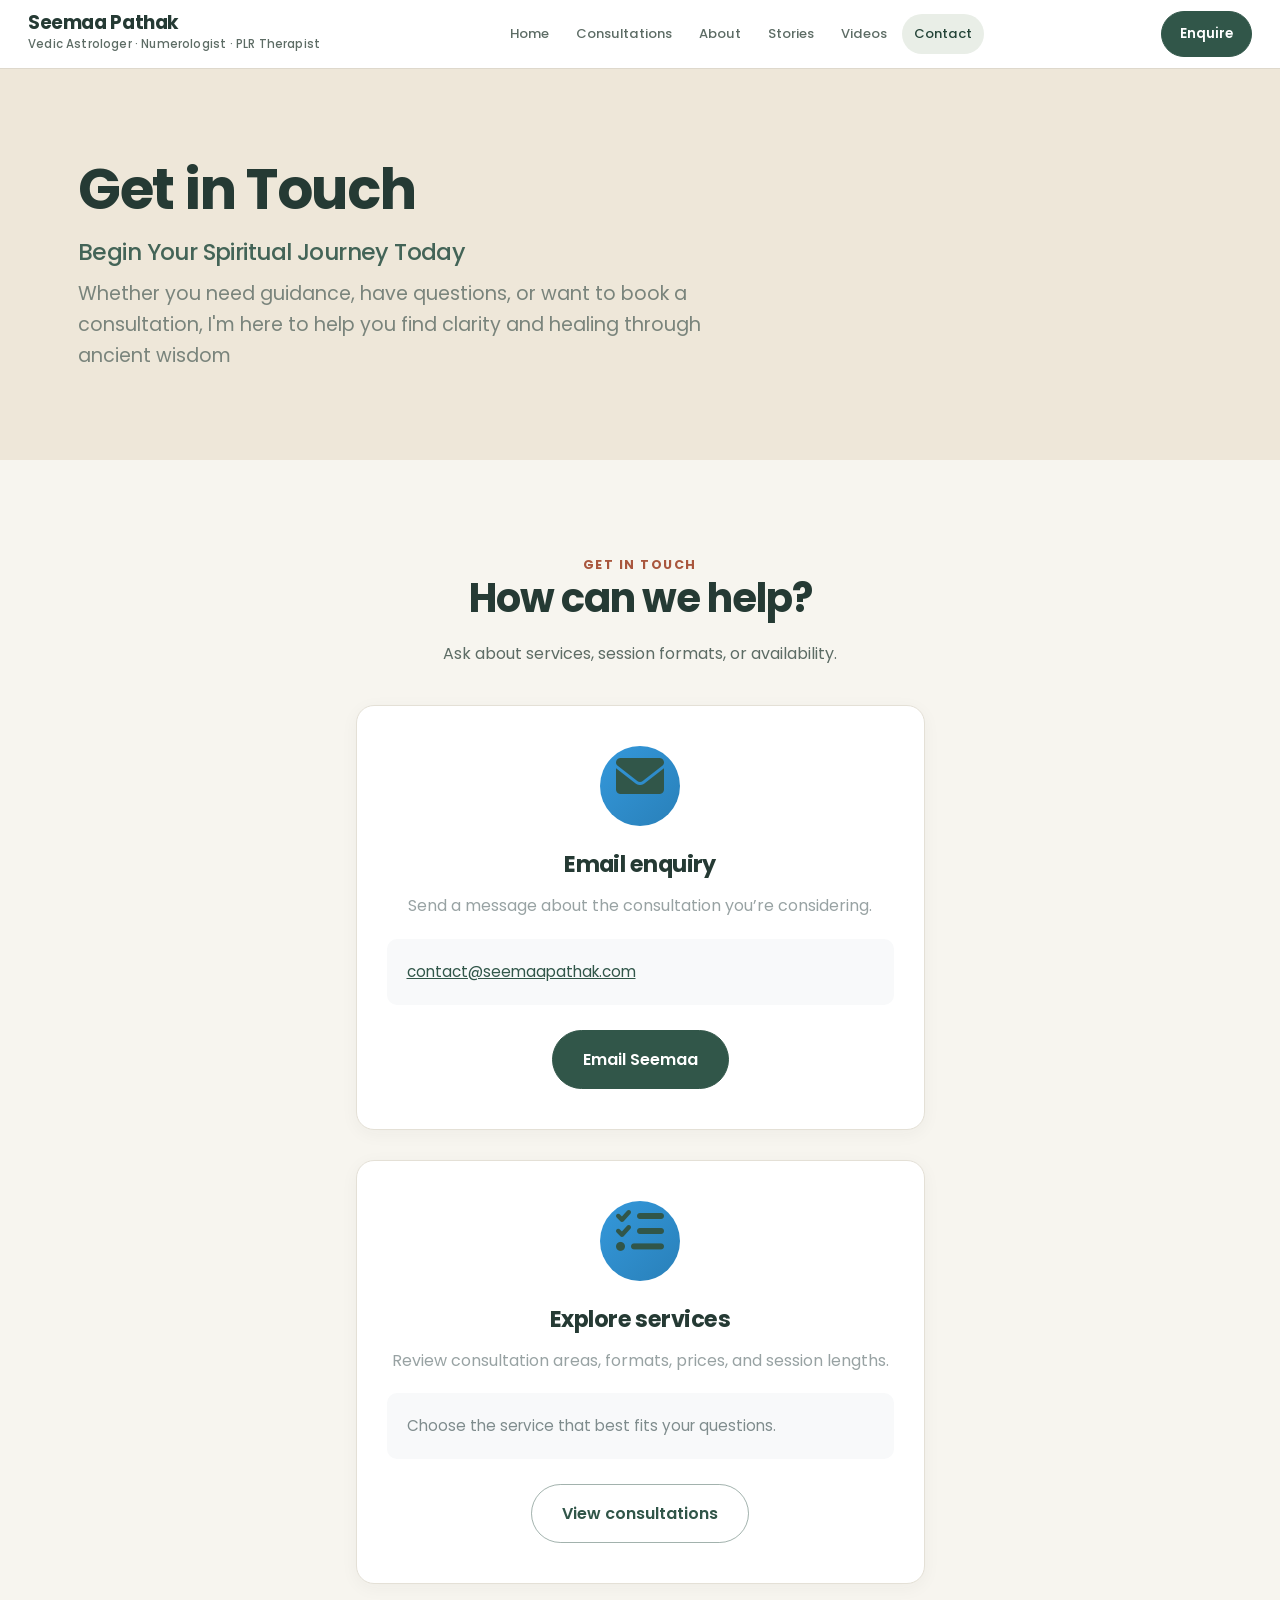
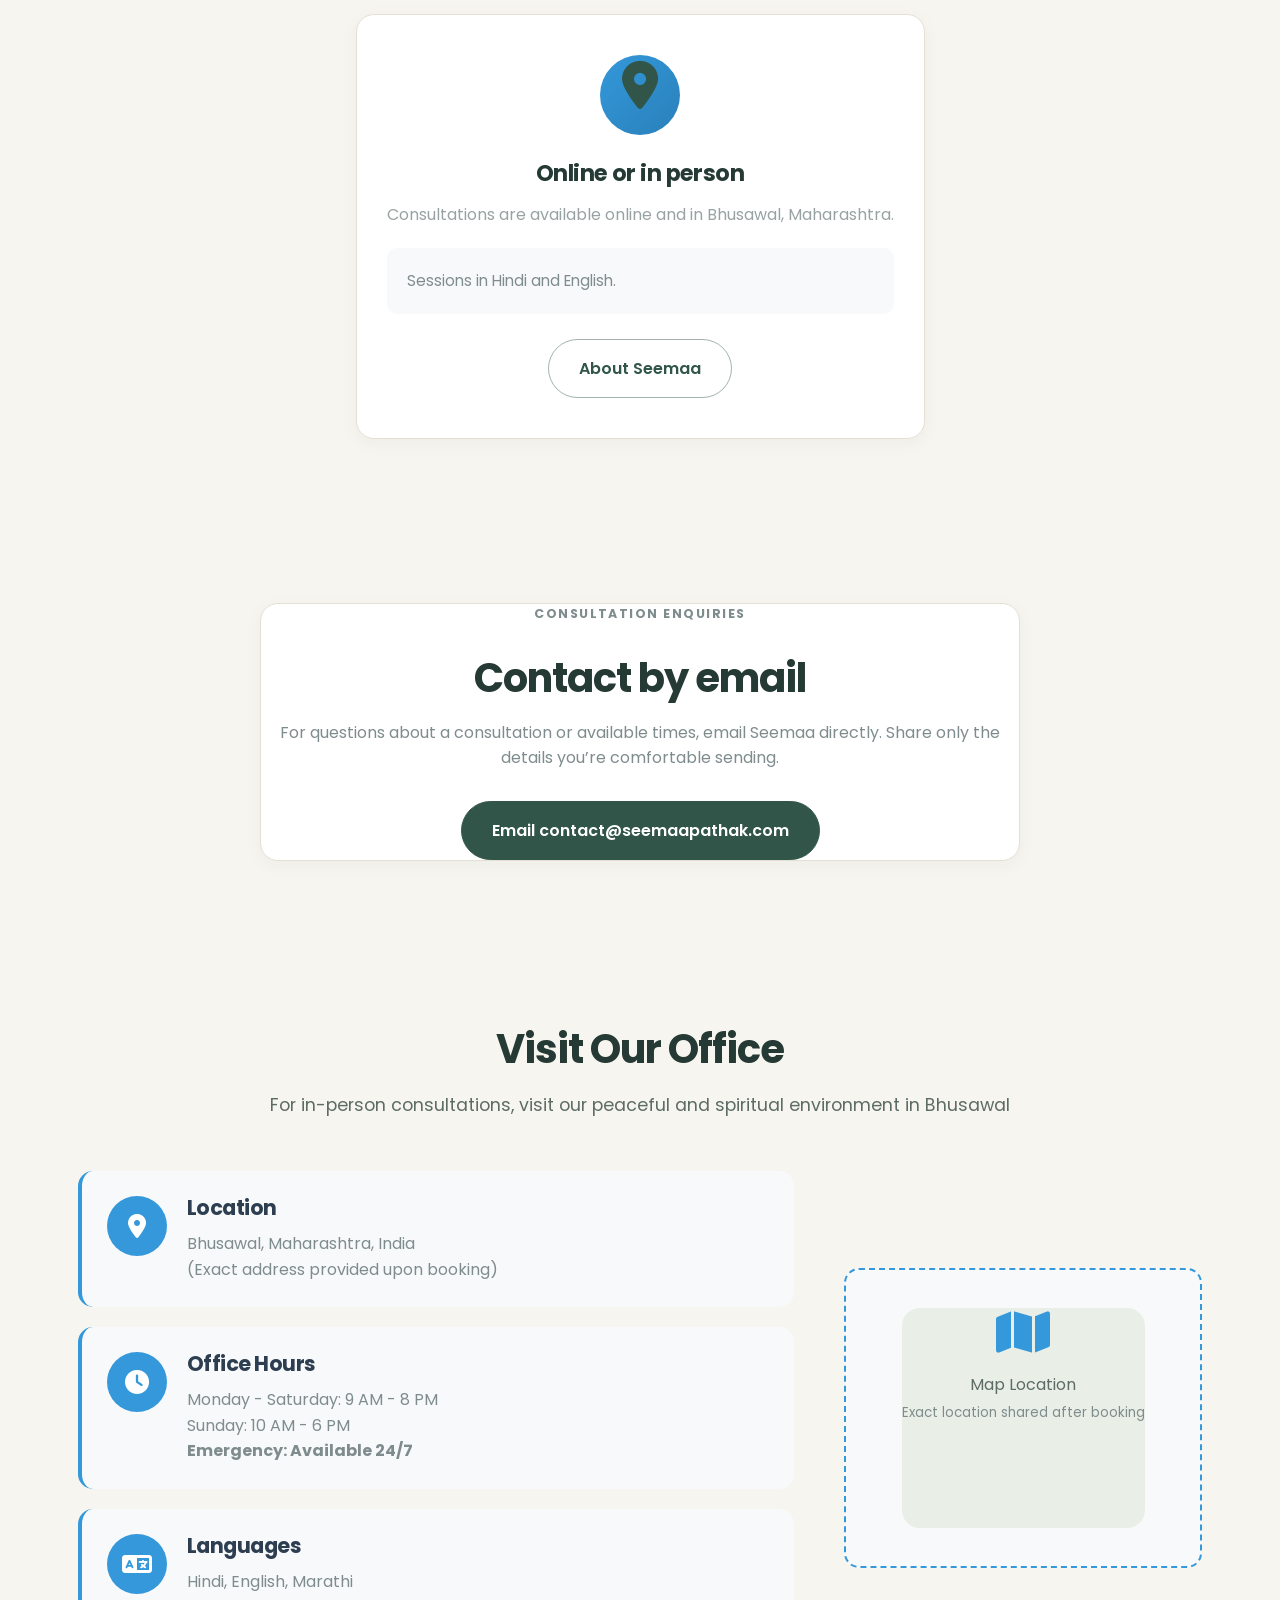
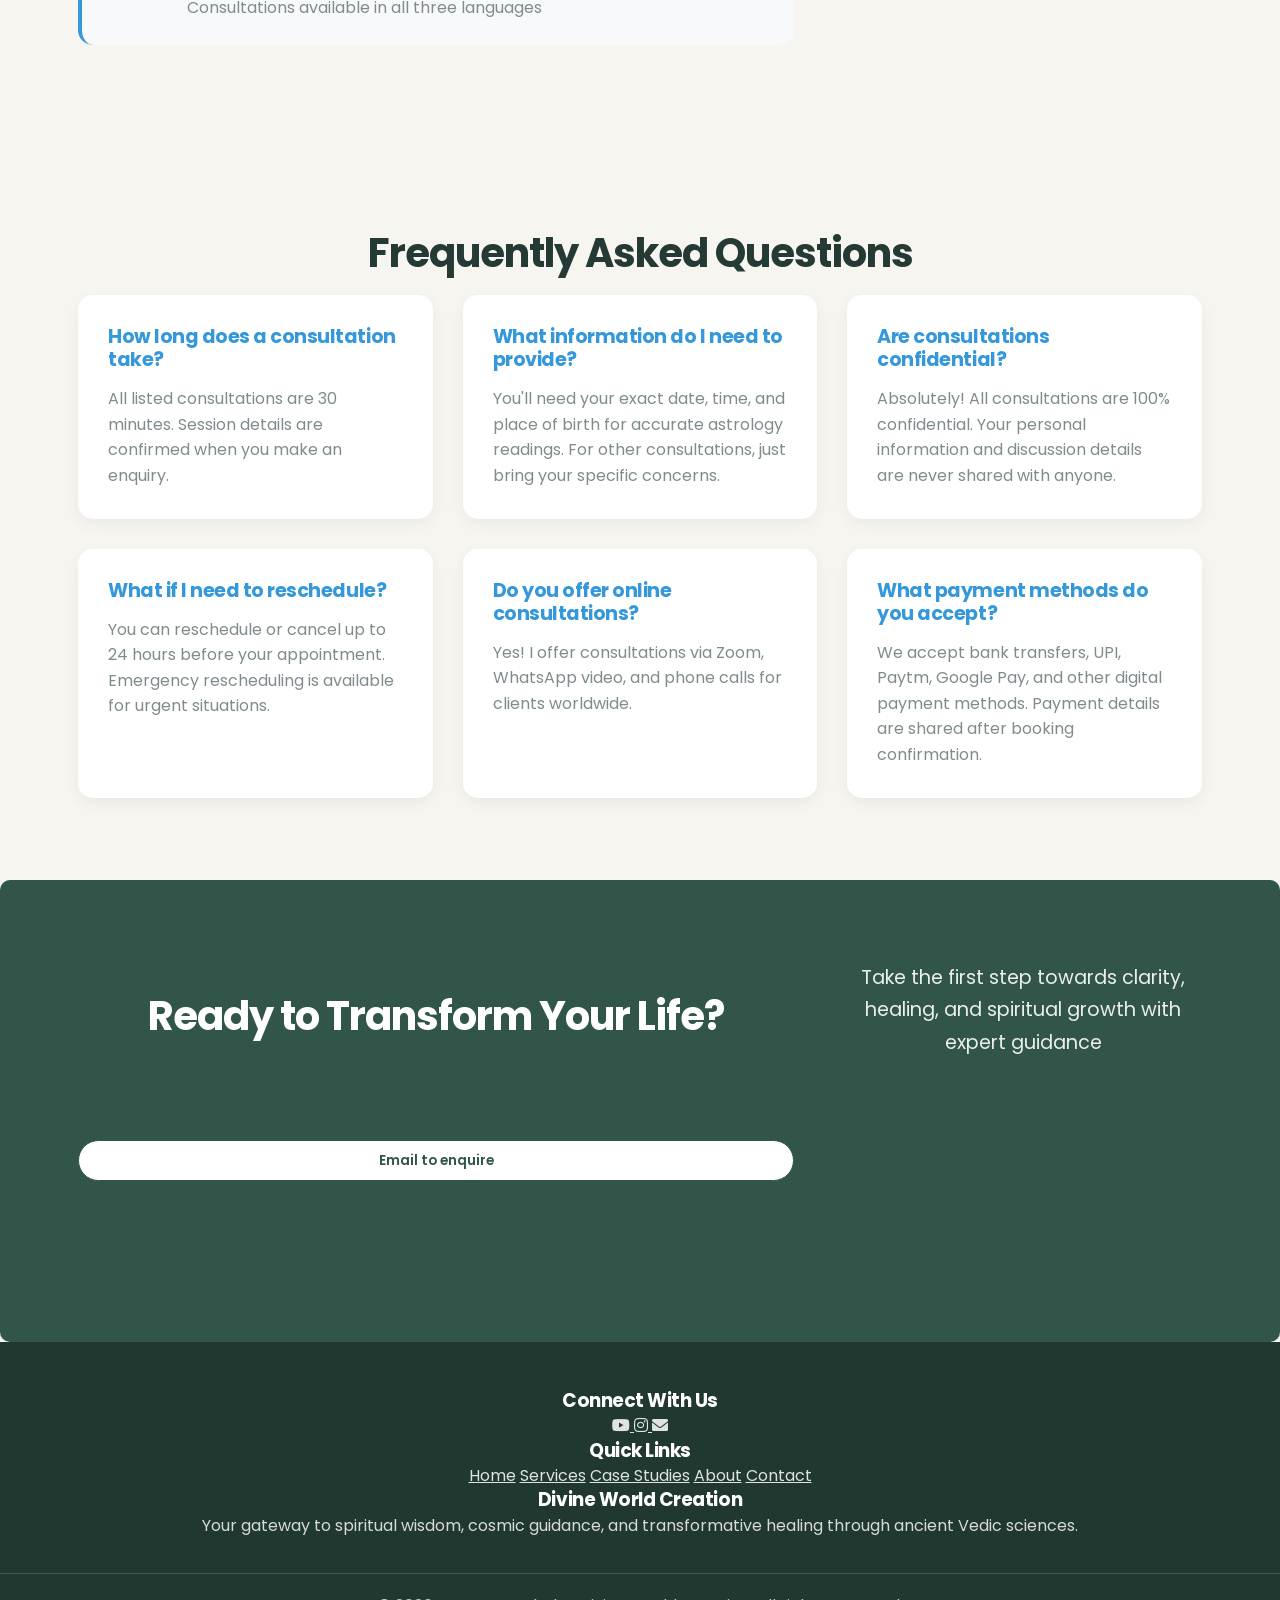
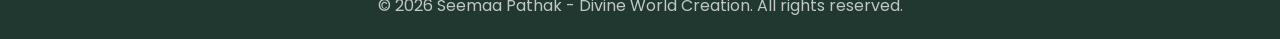
<file: contact.html>
<!DOCTYPE html>
<html lang="en">

<head>

    <meta charset="UTF-8">
    <meta name="viewport" content="width=device-width, initial-scale=1.0">

    <title>Contact | Seemaa Pathak - Divine World Creation</title>
    <meta name="description" content="Contact Seemaa Pathak, Vedic Astrologer, Numerologist and PLR Therapist, to ask about online or in-person consultations.">

    <link rel="stylesheet" href="css/enhanced-style.css">
    <link rel="stylesheet" href="css/site-refresh.css?v=e788fe3">
    <link href="https://fonts.googleapis.com/css2?family=Poppins:wght@300;400;500;600;700&display=swap" rel="stylesheet">
    <link rel="stylesheet" href="https://cdnjs.cloudflare.com/ajax/libs/font-awesome/6.0.0/css/all.min.css">

</head>

<body>

<header class="header">

    <div class="header-main">
        <div class="container">
            <div class="logo"><a href="index.html" aria-label="Seemaa Pathak home"><div class="logo-text"><h2>Seemaa Pathak</h2><span>Vedic Astrologer · Numerologist · PLR Therapist</span></div></a></div>

            <button class="menu-toggle" type="button" aria-expanded="false" aria-controls="site-navigation" aria-label="Open navigation"><span class="menu-toggle-icon" aria-hidden="true"></span><span class="menu-toggle-label">Menu</span></button>
<nav id="site-navigation" class="main-nav" aria-label="Main navigation">
                <a href="index.html" class="nav-link">Home</a>
                <a href="services.html" class="nav-link">Consultations</a>
                <a href="about.html" class="nav-link">About</a>
                <a href="case-studies.html" class="nav-link">Stories</a>
                <a href="videos.html" class="nav-link">Videos</a>
                <a href="contact.html" class="nav-link active" aria-current="page">Contact</a>
            </nav>

            <div class="header-cta">
                <a href="contact.html" class="btn urgent">Enquire</a>
            </div>
        </div>
    </div>

</header>

<!-- Contact Hero -->
<section class="contact-hero">

    <div class="container">
        <div class="hero-content">
            <h1>Get in Touch</h1>
            <h2>Begin Your Spiritual Journey Today</h2>
            <p>Whether you need guidance, have questions, or want to book a consultation, I'm here to help you find clarity and healing through ancient wisdom</p>
        </div>
    </div>

</section>

<!-- Contact Options -->


<section class="contact-options">
    <div class="container">
        <div class="home-section-head"><p class="eyebrow">Get in touch</p><h2>How can we help?</h2><p>Ask about services, session formats, or availability.</p></div>
        <div class="contact-grid">
            <article class="contact-card"><div class="card-icon"><i class="fas fa-envelope" aria-hidden="true"></i></div><h3>Email enquiry</h3><p>Send a message about the consultation you’re considering.</p><div class="contact-info"><a href="mailto:contact@seemaapathak.com">contact@seemaapathak.com</a></div><a href="mailto:contact@seemaapathak.com" class="btn primary">Email Seemaa</a></article>
            <article class="contact-card"><div class="card-icon"><i class="fas fa-list-check" aria-hidden="true"></i></div><h3>Explore services</h3><p>Review consultation areas, formats, prices, and session lengths.</p><div class="contact-info">Choose the service that best fits your questions.</div><a href="services.html" class="btn secondary">View consultations</a></article>
            <article class="contact-card"><div class="card-icon"><i class="fas fa-location-dot" aria-hidden="true"></i></div><h3>Online or in person</h3><p>Consultations are available online and in Bhusawal, Maharashtra.</p><div class="contact-info">Sessions in Hindi and English.</div><a href="about.html" class="btn secondary">About Seemaa</a></article>
        </div>
    </div>
</section>

<section class="booking-form" id="booking-form">
    <div class="container">
        <div class="form-content" style="max-width:760px;margin:0 auto;text-align:center">
            <p class="eyebrow">Consultation enquiries</p>
            <h2>Contact by email</h2>
            <p>For questions about a consultation or available times, email Seemaa directly. Share only the details you’re comfortable sending.</p>
            <a class="btn primary" href="mailto:contact@seemaapathak.com">Email contact@seemaapathak.com</a>
        </div>
    </div>
</section>

<!-- Payment options removed until live links are configured -->


<!-- Office Information -->
<section class="office-info">

    <div class="container">
        <h2>Visit Our Office</h2>
        <p>For in-person consultations, visit our peaceful and spiritual environment in Bhusawal</p>

        <div class="office-grid">
            <div class="office-details">
                <div class="detail-item">
                    <div class="detail-icon">
                        <i class="fas fa-map-marker-alt"></i>
                    </div>
                    <div class="detail-content">
                        <h3>Location</h3>
                        <p>Bhusawal, Maharashtra, India<br>
                        (Exact address provided upon booking)</p>
                    </div>
                </div>

                <div class="detail-item">
                    <div class="detail-icon">
                        <i class="fas fa-clock"></i>
                    </div>
                    <div class="detail-content">
                        <h3>Office Hours</h3>
                        <p>Monday - Saturday: 9 AM - 8 PM<br>
                        Sunday: 10 AM - 6 PM<br>
                        <strong>Emergency: Available 24/7</strong></p>
                    </div>
                </div>

                <div class="detail-item">
                    <div class="detail-icon">
                        <i class="fas fa-language"></i>
                    </div>
                    <div class="detail-content">
                        <h3>Languages</h3>
                        <p>Hindi, English, Marathi<br>
                        Consultations available in all three languages</p>
                    </div>
                </div>
            </div>

            <div class="office-map">
                <div class="map-placeholder">
                    <i class="fas fa-map"></i>
                    <p>Map Location</p>
                    <small>Exact location shared after booking</small>
                </div>
            </div>
        </div>
    </div>

</section>

<!-- FAQ Section -->
<section class="contact-faq">

    <div class="container">
        <h2>Frequently Asked Questions</h2>
        <div class="faq-grid">
            <div class="faq-item">
                <h3>How long does a consultation take?</h3>
                <p>All listed consultations are 30 minutes. Session details are confirmed when you make an enquiry.</p>
            </div>

            <div class="faq-item">
                <h3>What information do I need to provide?</h3>
                <p>You'll need your exact date, time, and place of birth for accurate astrology readings. For other consultations, just bring your specific concerns.</p>
            </div>

            <div class="faq-item">
                <h3>Are consultations confidential?</h3>
                <p>Absolutely! All consultations are 100% confidential. Your personal information and discussion details are never shared with anyone.</p>
            </div>

            <div class="faq-item">
                <h3>What if I need to reschedule?</h3>
                <p>You can reschedule or cancel up to 24 hours before your appointment. Emergency rescheduling is available for urgent situations.</p>
            </div>

            <div class="faq-item">
                <h3>Do you offer online consultations?</h3>
                <p>Yes! I offer consultations via Zoom, WhatsApp video, and phone calls for clients worldwide.</p>
            </div>

            <div class="faq-item">
                <h3>What payment methods do you accept?</h3>
                <p>We accept bank transfers, UPI, Paytm, Google Pay, and other digital payment methods. Payment details are shared after booking confirmation.</p>
            </div>
        </div>
    </div>

</section>

<!-- Payment Options Section -->


<!-- CTA Section -->
<section class="contact-cta">

    <div class="container">
        <div class="cta-content">
            <h2>Ready to Transform Your Life?</h2>
            <p>Take the first step towards clarity, healing, and spiritual growth with expert guidance</p>
            <div class="cta-buttons">
                <a href="contact.html" class="btn primary urgent">Email to enquire</a>
                <a href="mailto:contact@seemaapathak.com" class="btn secondary">Email for consultation</a>
            </div>
        </div>
    </div>

</section>

<!-- Footer -->
<footer>

    <div class="footer-content">
        <div class="footer-section">
            <h3>Connect With Us</h3>
            <div class="social-links">
                <a href="https://youtube.com/@DivineWORLDCreation12" target="_blank" class="social-link" rel="noopener noreferrer">
                    <i class="fab fa-youtube"></i>
                </a>
                <a href="https://www.instagram.com/astrologer_daisy/" target="_blank" class="social-link" rel="noopener noreferrer" aria-label="Visit astrologer_daisy on Instagram">
                    <i class="fab fa-instagram"></i>
                </a>
                <a href="mailto:contact@seemaapathak.com" class="social-link" aria-label="Email Seemaa Pathak">
                    <i class="fas fa-envelope" aria-hidden="true"></i>
                </a>
            </div>
        </div>

        <div class="footer-section">
            <h3>Quick Links</h3>
            <div class="footer-links">
                <a href="index.html">Home</a>
                <a href="services.html">Services</a>
                <a href="case-studies.html">Case Studies</a>
                <a href="about.html">About</a>
                <a href="contact.html">Contact</a>
            </div>
        </div>

        <div class="footer-section">
            <h3>Divine World Creation</h3>
            <p>Your gateway to spiritual wisdom, cosmic guidance, and transformative healing through ancient Vedic sciences.</p>
        </div>
    </div>

    <div class="footer-bottom">
        <p>&copy; 2026 Seemaa Pathak - Divine World Creation. All rights reserved.</p>
    </div>

</footer>



<script src="js/site.js" defer></script>
</body>

</html>
</file>
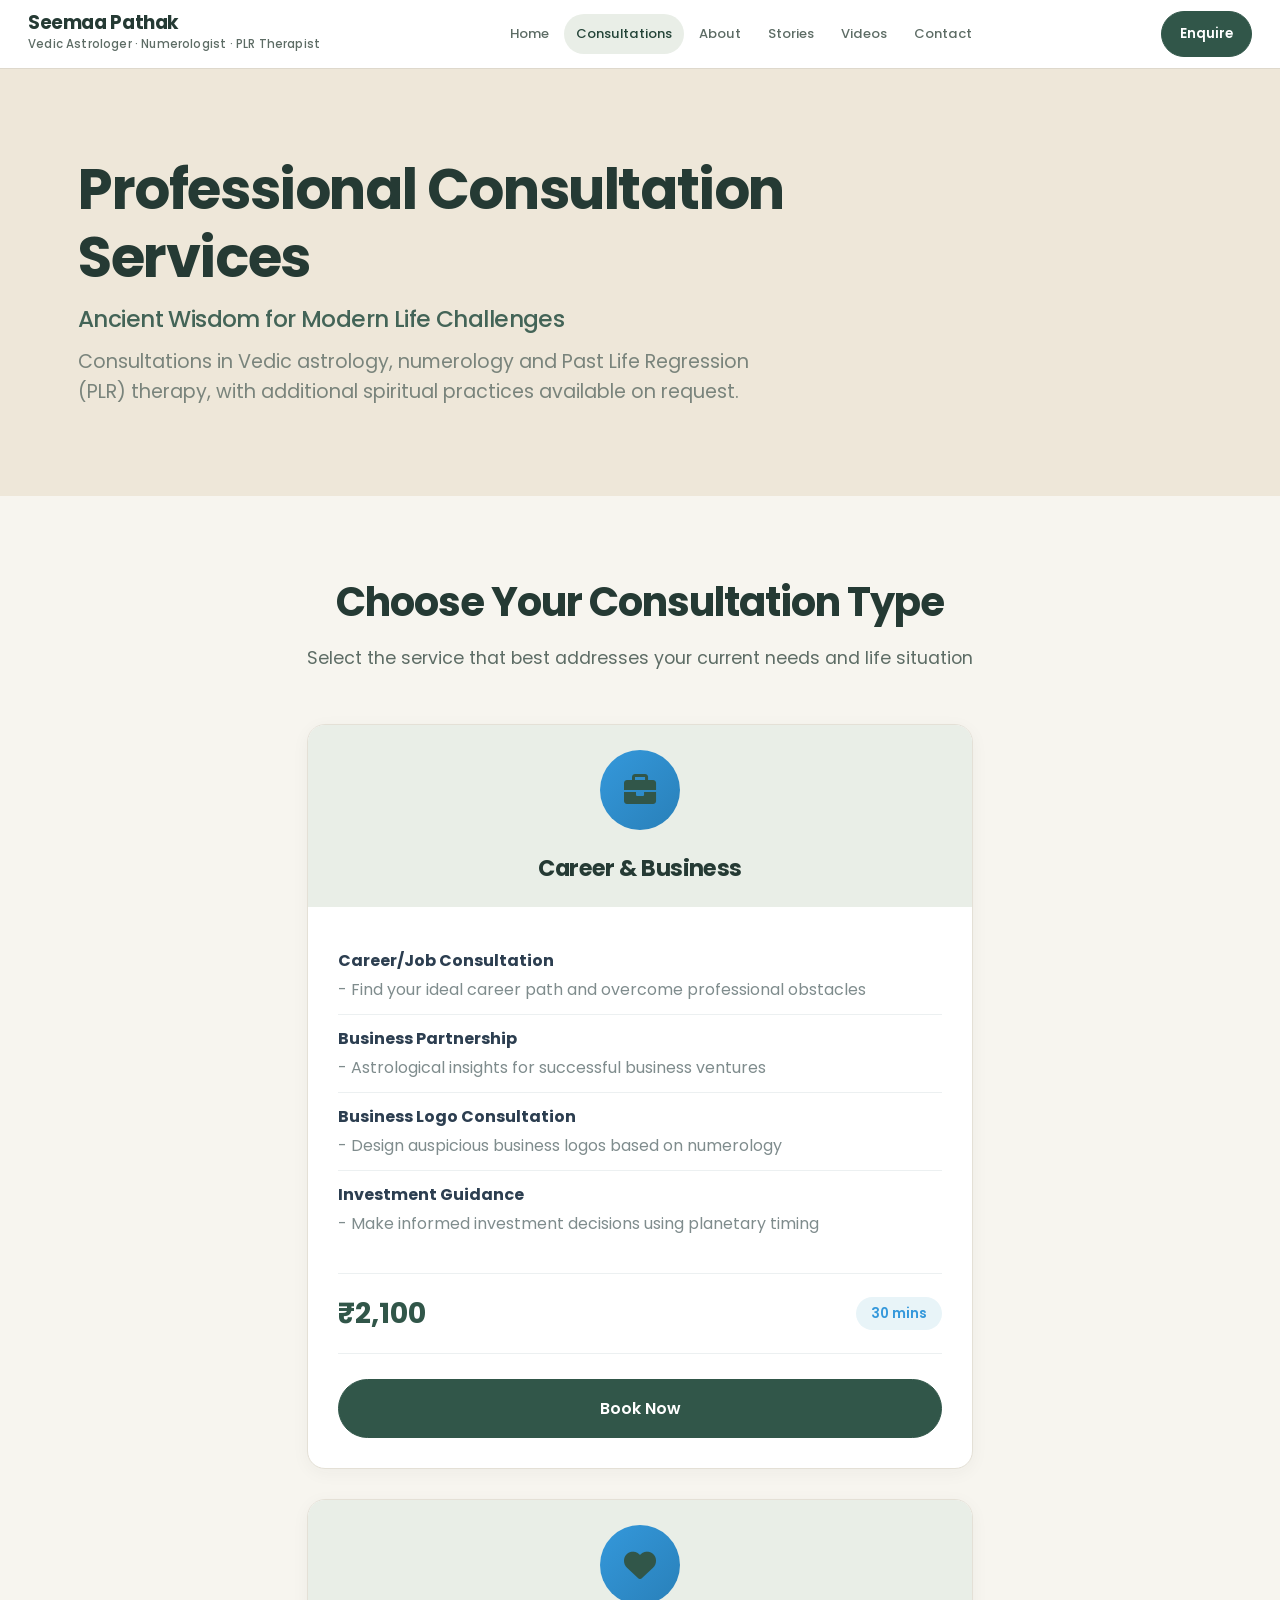
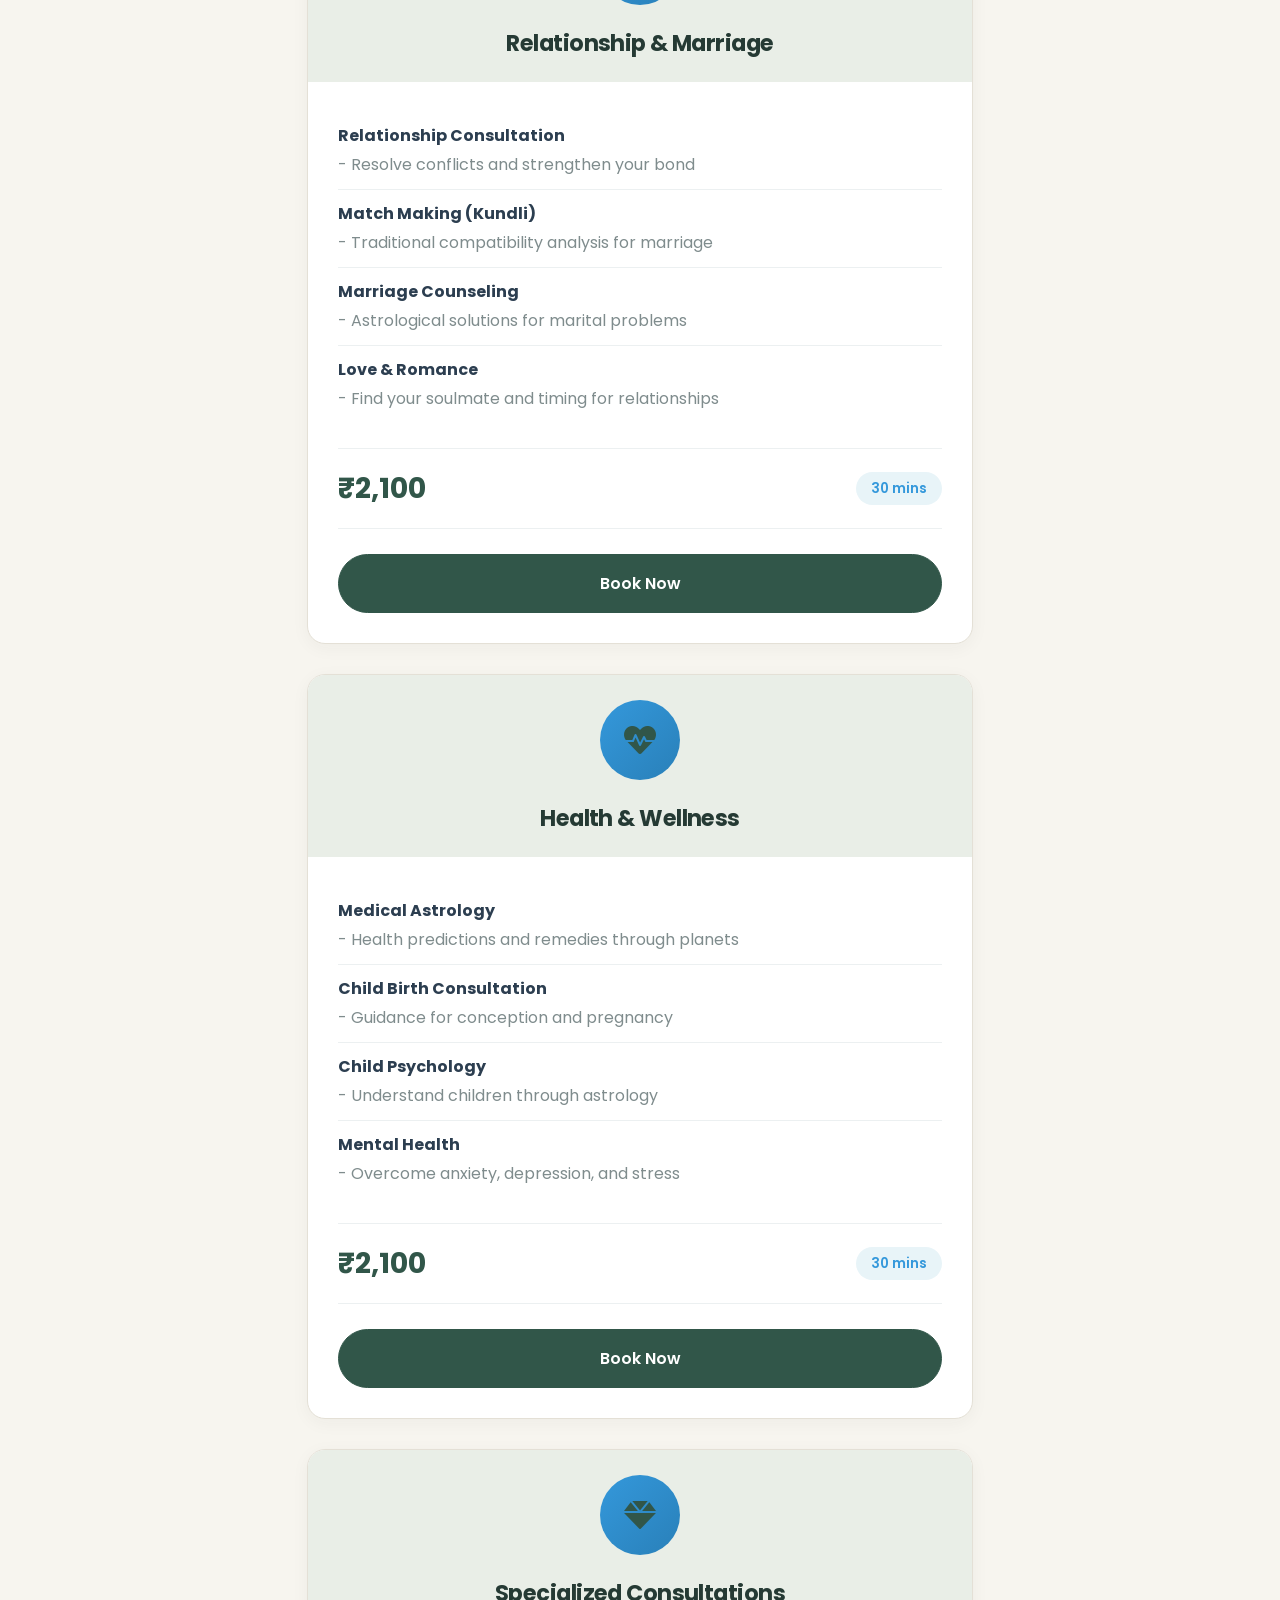
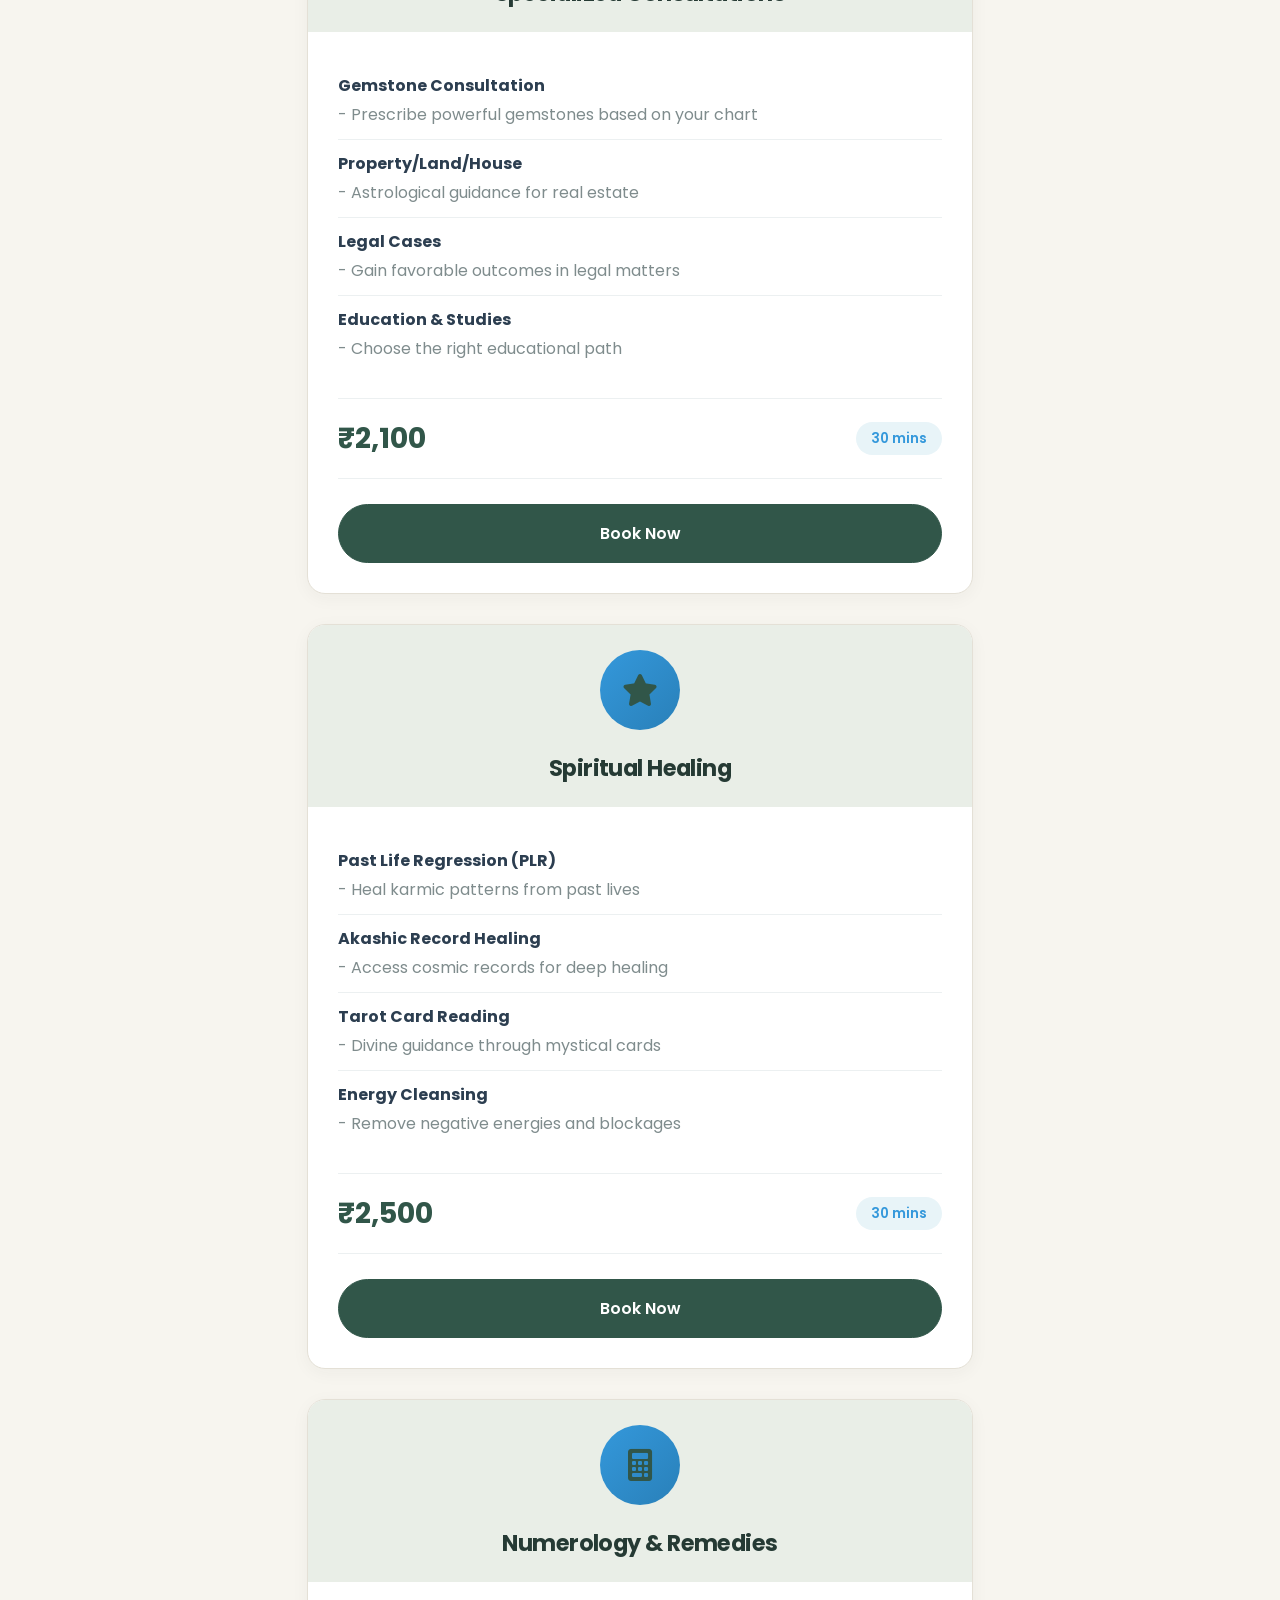
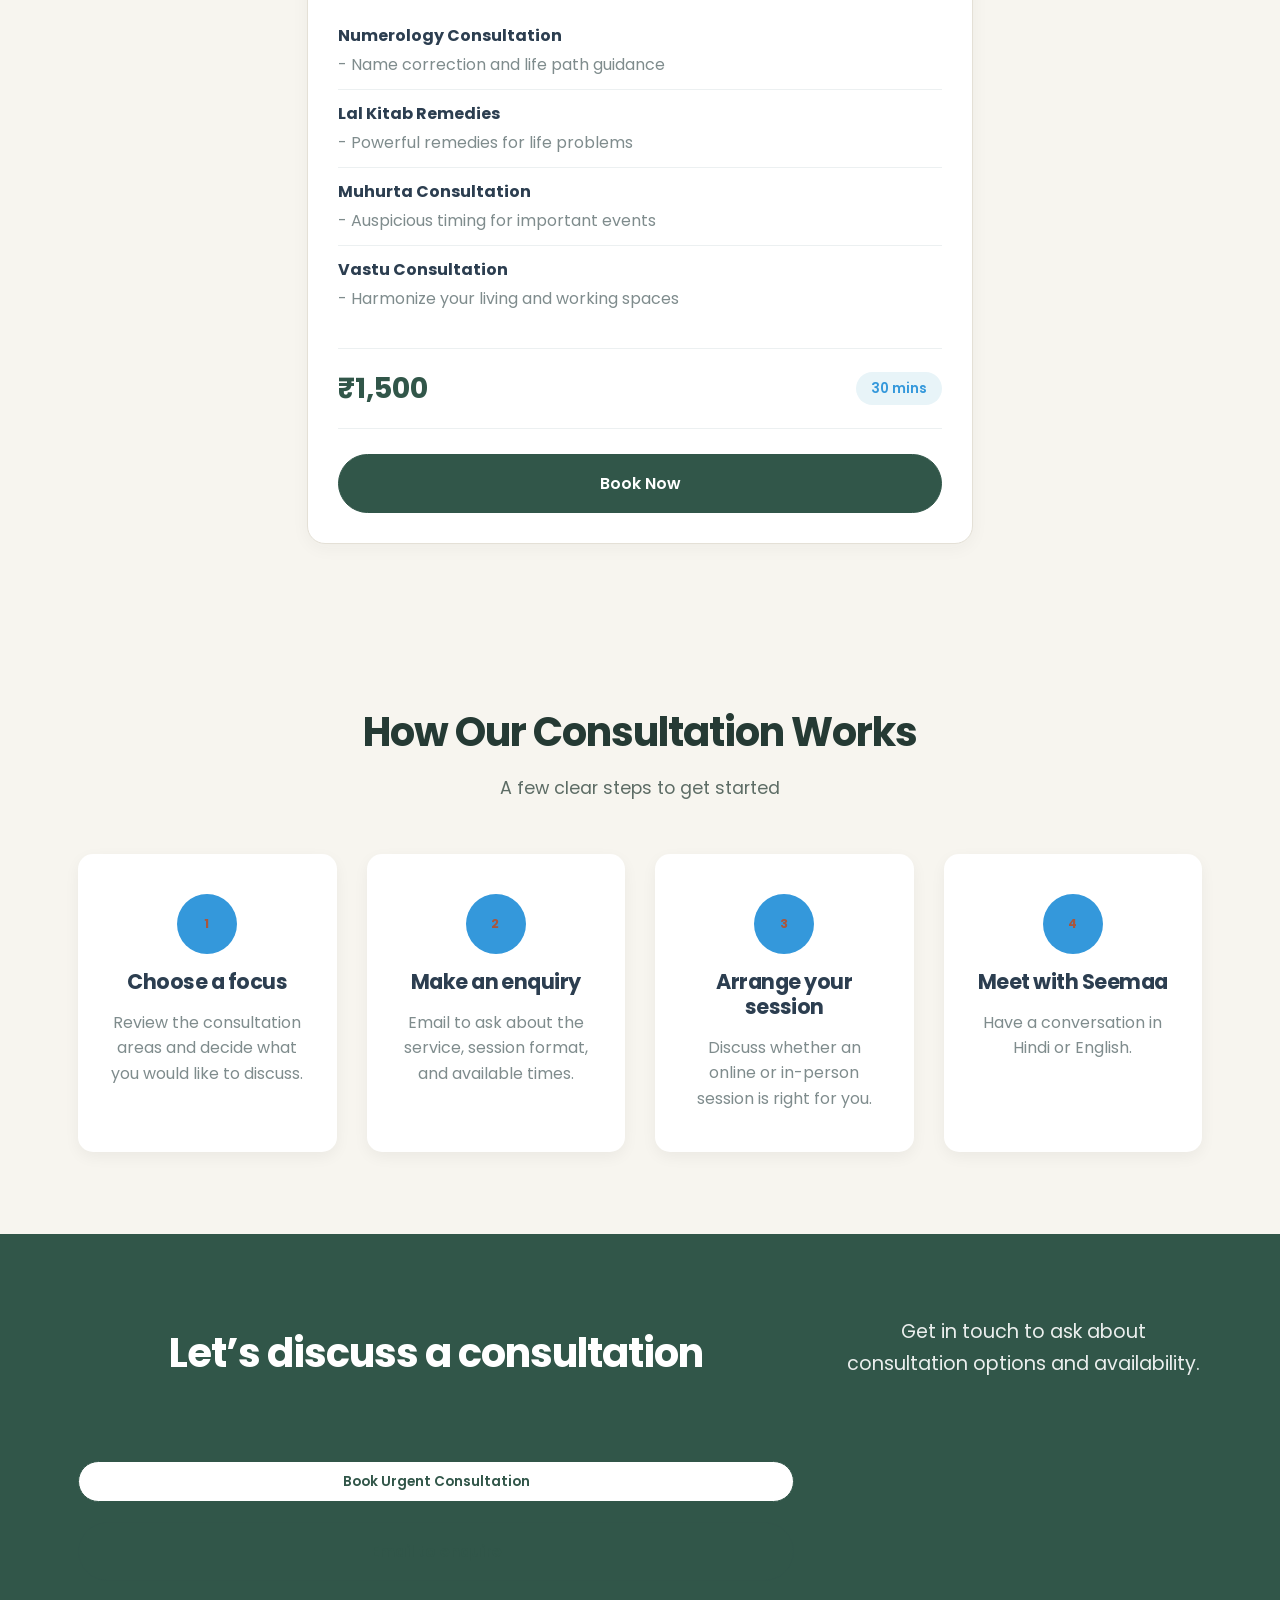
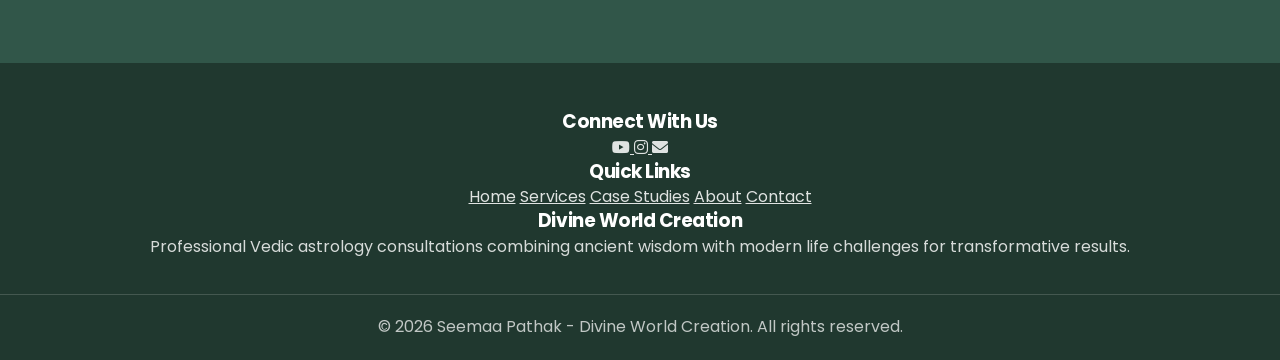
<file: services.html>
<!DOCTYPE html>
<html lang="en">

<head>

    <meta charset="UTF-8">
    <meta name="viewport" content="width=device-width, initial-scale=1.0">

    <title>Consultation Services | Seemaa Pathak - Divine World Creation</title>
    <meta name="description" content="Consultations with Seemaa Pathak, a Vedic Astrologer, Numerologist and PLR Therapist. Explore astrology, numerology and Past Life Regression sessions.">

    <link rel="stylesheet" href="css/enhanced-style.css">
    <link rel="stylesheet" href="css/site-refresh.css?v=e788fe3">
    <link href="https://fonts.googleapis.com/css2?family=Poppins:wght@300;400;500;600;700&display=swap" rel="stylesheet">
    <link rel="stylesheet" href="https://cdnjs.cloudflare.com/ajax/libs/font-awesome/6.0.0/css/all.min.css">

</head>

<body>

<!-- Professional Header -->
<header class="header">

    <div class="header-main">
        <div class="container">
            <div class="logo"><a href="index.html" aria-label="Seemaa Pathak home"><div class="logo-text"><h2>Seemaa Pathak</h2><span>Vedic Astrologer · Numerologist · PLR Therapist</span></div></a></div>

            <button class="menu-toggle" type="button" aria-expanded="false" aria-controls="site-navigation" aria-label="Open navigation"><span class="menu-toggle-icon" aria-hidden="true"></span><span class="menu-toggle-label">Menu</span></button>
<nav id="site-navigation" class="main-nav" aria-label="Main navigation">
                <a href="index.html" class="nav-link">Home</a>
                <a href="services.html" class="nav-link active" aria-current="page">Consultations</a>
                <a href="about.html" class="nav-link">About</a>
                <a href="case-studies.html" class="nav-link">Stories</a>
                <a href="videos.html" class="nav-link">Videos</a>
                <a href="contact.html" class="nav-link">Contact</a>
            </nav>

            <div class="header-cta">
                <a href="contact.html" class="btn urgent">Enquire</a>
            </div>
        </div>
    </div>

</header>

<!-- Services Hero -->
<section class="services-hero">

    <div class="container">
        <div class="hero-content">
            <h1>Professional Consultation Services</h1>
            <h2>Ancient Wisdom for Modern Life Challenges</h2>
            <p>Consultations in Vedic astrology, numerology and Past Life Regression (PLR) therapy, with additional spiritual practices available on request.</p>
        </div>
    </div>

</section>

<!-- Consultation Categories -->
<section class="consultation-categories">

    <div class="container">
        <h2>Choose Your Consultation Type</h2>
        <p>Select the service that best addresses your current needs and life situation</p>

        <div class="consultation-grid">

            <!-- Career & Business -->
            <div class="consultation-card">
                <div class="card-header">
                    <div class="card-icon">
                        <i class="fas fa-briefcase"></i>
                    </div>
                    <h3>Career & Business</h3>
                </div>
                <div class="card-content">
                    <ul>
                        <li><strong>Career/Job Consultation</strong> - Find your ideal career path and overcome professional obstacles</li>
                        <li><strong>Business Partnership</strong> - Astrological insights for successful business ventures</li>
                        <li><strong>Business Logo Consultation</strong> - Design auspicious business logos based on numerology</li>
                        <li><strong>Investment Guidance</strong> - Make informed investment decisions using planetary timing</li>
                    </ul>
                    <div class="card-price">
                        <span class="price">₹2,100</span>
                        <span class="duration">30 mins</span>
                    </div>
                    <a href="contact.html" class="btn primary">Book Now</a>
                </div>
            </div>

            <!-- Relationship & Marriage -->
            <div class="consultation-card">
                <div class="card-header">
                    <div class="card-icon">
                        <i class="fas fa-heart"></i>
                    </div>
                    <h3>Relationship & Marriage</h3>
                </div>
                <div class="card-content">
                    <ul>
                        <li><strong>Relationship Consultation</strong> - Resolve conflicts and strengthen your bond</li>
                        <li><strong>Match Making (Kundli)</strong> - Traditional compatibility analysis for marriage</li>
                        <li><strong>Marriage Counseling</strong> - Astrological solutions for marital problems</li>
                        <li><strong>Love & Romance</strong> - Find your soulmate and timing for relationships</li>
                    </ul>
                    <div class="card-price">
                        <span class="price">₹2,100</span>
                        <span class="duration">30 mins</span>
                    </div>
                    <a href="contact.html" class="btn primary">Book Now</a>
                </div>
            </div>

            <!-- Health & Wellness -->
            <div class="consultation-card">
                <div class="card-header">
                    <div class="card-icon">
                        <i class="fas fa-heartbeat"></i>
                    </div>
                    <h3>Health & Wellness</h3>
                </div>
                <div class="card-content">
                    <ul>
                        <li><strong>Medical Astrology</strong> - Health predictions and remedies through planets</li>
                        <li><strong>Child Birth Consultation</strong> - Guidance for conception and pregnancy</li>
                        <li><strong>Child Psychology</strong> - Understand children through astrology</li>
                        <li><strong>Mental Health</strong> - Overcome anxiety, depression, and stress</li>
                    </ul>
                    <div class="card-price">
                        <span class="price">₹2,100</span>
                        <span class="duration">30 mins</span>
                    </div>
                    <a href="contact.html" class="btn primary">Book Now</a>
                </div>
            </div>

            <!-- Specialized Consultations -->
            <div class="consultation-card">
                <div class="card-header">
                    <div class="card-icon">
                        <i class="fas fa-gem"></i>
                    </div>
                    <h3>Specialized Consultations</h3>
                </div>
                <div class="card-content">
                    <ul>
                        <li><strong>Gemstone Consultation</strong> - Prescribe powerful gemstones based on your chart</li>
                        <li><strong>Property/Land/House</strong> - Astrological guidance for real estate</li>
                        <li><strong>Legal Cases</strong> - Gain favorable outcomes in legal matters</li>
                        <li><strong>Education & Studies</strong> - Choose the right educational path</li>
                    </ul>
                    <div class="card-price">
                        <span class="price">₹2,100</span>
                        <span class="duration">30 mins</span>
                    </div>
                    <a href="contact.html" class="btn primary">Book Now</a>
                </div>
            </div>

            <!-- Spiritual Healing -->
            <div class="consultation-card">
                <div class="card-header">
                    <div class="card-icon">
                        <i class="fas fa-star"></i>
                    </div>
                    <h3>Spiritual Healing</h3>
                </div>
                <div class="card-content">
                    <ul>
                        <li><strong>Past Life Regression (PLR)</strong> - Heal karmic patterns from past lives</li>
                        <li><strong>Akashic Record Healing</strong> - Access cosmic records for deep healing</li>
                        <li><strong>Tarot Card Reading</strong> - Divine guidance through mystical cards</li>
                        <li><strong>Energy Cleansing</strong> - Remove negative energies and blockages</li>
                    </ul>
                    <div class="card-price">
                        <span class="price">₹2,500</span>
                        <span class="duration">30 mins</span>
                    </div>
                    <a href="contact.html" class="btn primary">Book Now</a>
                </div>
            </div>

            <!-- Numerology & Remedies -->
            <div class="consultation-card">
                <div class="card-header">
                    <div class="card-icon">
                        <i class="fas fa-calculator"></i>
                    </div>
                    <h3>Numerology & Remedies</h3>
                </div>
                <div class="card-content">
                    <ul>
                        <li><strong>Numerology Consultation</strong> - Name correction and life path guidance</li>
                        <li><strong>Lal Kitab Remedies</strong> - Powerful remedies for life problems</li>
                        <li><strong>Muhurta Consultation</strong> - Auspicious timing for important events</li>
                        <li><strong>Vastu Consultation</strong> - Harmonize your living and working spaces</li>
                    </ul>
                    <div class="card-price">
                        <span class="price">₹1,500</span>
                        <span class="duration">30 mins</span>
                    </div>
                    <a href="contact.html" class="btn primary">Book Now</a>
                </div>
            </div>

        </div>
    </div>

</section>

<!-- Consultation Process -->
<section class="consultation-process">

    <div class="container">
        <h2>How Our Consultation Works</h2>
        <p>A few clear steps to get started</p>

        <div class="process-grid">
            <div class="process-step">
                <div class="step-number">1</div>
                <h3>Choose a focus</h3>
                <p>Review the consultation areas and decide what you would like to discuss.</p>
            </div>
            <div class="process-step">
                <div class="step-number">2</div>
                <h3>Make an enquiry</h3>
                <p>Email to ask about the service, session format, and available times.</p>
            </div>
            <div class="process-step">
                <div class="step-number">3</div>
                <h3>Arrange your session</h3>
                <p>Discuss whether an online or in-person session is right for you.</p>
            </div>
            <div class="process-step">
                <div class="step-number">4</div>
                <h3>Meet with Seemaa</h3>
                <p>Have a conversation in Hindi or English.</p>
            </div>
        </div>
    </div>

</section>




<!-- Payment Options Section -->


<!-- CTA Section -->
<section class="services-cta">

    <div class="container">
        <div class="cta-content">
            <h2>Let’s discuss a consultation</h2>
            <p>Get in touch to ask about consultation options and availability.</p>
            <div class="cta-buttons">
                <a href="contact.html" class="btn primary urgent">Book Urgent Consultation</a>
                <a href="contact.html" class="btn secondary">Email to enquire</a>
            </div>
        </div>
    </div>

</section>

<!-- Footer -->
<footer>

    <div class="footer-content">
        <div class="footer-section">
            <h3>Connect With Us</h3>
            <div class="social-links">
                <a href="https://youtube.com/@DivineWORLDCreation12" target="_blank" class="social-link" rel="noopener noreferrer">
                    <i class="fab fa-youtube"></i>
                </a>
                <a href="https://www.instagram.com/astrologer_daisy/" target="_blank" class="social-link" rel="noopener noreferrer" aria-label="Visit astrologer_daisy on Instagram">
                    <i class="fab fa-instagram"></i>
                </a>
                <a href="mailto:contact@seemaapathak.com" class="social-link" aria-label="Email Seemaa Pathak">
                    <i class="fas fa-envelope" aria-hidden="true"></i>
                </a>
            </div>
        </div>

        <div class="footer-section">
            <h3>Quick Links</h3>
            <div class="footer-links">
                <a href="index.html">Home</a>
                <a href="services.html">Services</a>
                <a href="case-studies.html">Case Studies</a>
                <a href="about.html">About</a>
                <a href="contact.html">Contact</a>
            </div>
        </div>

        <div class="footer-section">
            <h3>Divine World Creation</h3>
            <p>Professional Vedic astrology consultations combining ancient wisdom with modern life challenges for transformative results.</p>
        </div>
    </div>

    <div class="footer-bottom">
        <p>&copy; 2026 Seemaa Pathak - Divine World Creation. All rights reserved.</p>
    </div>

</footer>



<script src="js/site.js" defer></script>
</body>

</html>
</file>
<file: css/enhanced-style.css>
/* Professional CSS inspired by consultlunarastro.com for Seemaa Pathak */

* {
    margin: 0;
    padding: 0;
    box-sizing: border-box;
}

body {
    font-family: 'Poppins', sans-serif;
    background: #f8f9fa;
    color: #333;
    line-height: 1.6;
}

.container {
    max-width: 1200px;
    margin: 0 auto;
    padding: 0 20px;
}

/* Enhanced/* Header Styles */
.header {
    background: #fff;
    box-shadow: 0 1px 3px rgba(0,0,0,0.1);
    position: sticky;
    top: 0;
    z-index: 1000;
}

.header-main {
    padding: 15px 0;
}

.header-main .container {
    display: flex;
    justify-content: space-between;
    align-items: center;
}

.logo-text h2 {
    color: #2c3e50;
    font-size: 1.4rem;
    font-weight: 700;
    margin: 0;
    line-height: 1.2;
}

.logo-text span {
    color: #7f8c8d;
    font-size: 0.85rem;
    font-weight: 500;
    display: block;
}

.main-nav {
    display: flex;
    gap: 5px;
}

.nav-link {
    color: #7f8c8d;
    text-decoration: none;
    font-weight: 500;
    padding: 8px 16px;
    border-radius: 6px;
    transition: all 0.3s ease;
    font-size: 0.9rem;
}

.nav-link:hover {
    color: #2c3e50;
    background: #f8f9fa;
}

.nav-link.active {
    color: #3498db;
    background: #e8f4f8;
}

.btn.urgent {
    background: #e74c3c;
    color: white;
    padding: 8px 16px;
    border-radius: 6px;
    text-decoration: none;
    font-weight: 600;
    transition: all 0.3s ease;
    font-size: 0.85rem;
}

.btn.urgent:hover {
    background: #c0392b;
    transform: translateY(-1px);
}

/* Responsive Header */
@media (max-width: 768px) {
    .header-main .container {
        flex-wrap: wrap;
        gap: 10px;
    }
    
    .logo {
        order: 1;
        flex: 1;
    }
    
    .main-nav {
        order: 3;
        width: 100%;
        justify-content: center;
        flex-wrap: wrap;
        gap: 5px;
    }
    
    .header-cta {
        order: 2;
    }
    
    .nav-link {
        padding: 6px 12px;
        font-size: 0.85rem;
    }
}

@media (max-width: 480px) {
    .header-main {
        padding: 10px 0;
    }
    
    .logo-text h2 {
        font-size: 1.2rem;
    }
    
    .logo-text span {
        font-size: 0.8rem;
    }
    
    .nav-link {
        padding: 5px 10px;
        font-size: 0.8rem;
    }
    
    .btn.urgent {
        padding: 6px 12px;
        font-size: 0.8rem;
    }
}

/* Hero Section */
.hero {
    background: linear-gradient(135deg, #667eea 0%, #764ba2 100%);
    color: white;
    padding: 100px 0;
    text-align: center;
}

.hero h1 {
    font-size: 3rem;
    margin-bottom: 20px;
    font-weight: 700;
}

.hero h2 {
    font-size: 1.5rem;
    margin-bottom: 20px;
    font-weight: 300;
    opacity: 0.9;
}

.hero p {
    font-size: 1.1rem;
    margin-bottom: 30px;
    max-width: 700px;
    margin-left: auto;
    margin-right: auto;
    opacity: 0.8;
}

.hero-buttons {
    display: flex;
    gap: 20px;
    justify-content: center;
    flex-wrap: wrap;
}

.btn {
    display: inline-block;
    padding: 15px 30px;
    border-radius: 30px;
    text-decoration: none;
    font-weight: 600;
    transition: all 0.3s ease;
    border: none;
    cursor: pointer;
    font-size: 16px;
}

.btn.primary {
    background: #3498db;
    color: white;
}

.btn.primary:hover {
    background: #2980b9;
    transform: translateY(-2px);
    box-shadow: 0 5px 15px rgba(52, 152, 219, 0.3);
}

.btn.urgent {
    background: #e74c3c;
    color: white;
}

.btn.urgent:hover {
    background: #c0392b;
    transform: translateY(-2px);
    box-shadow: 0 5px 15px rgba(231, 76, 60, 0.3);
}

.btn.secondary {
    background: transparent;
    color: white;
    border: 2px solid white;
}

.btn.secondary:hover {
    background: white;
    color: #667eea;
}

/* Quick Booking Section */
.quick-booking {
    padding: 80px 0;
    background: white;
}

.quick-booking h2 {
    text-align: center;
    font-size: 2.5rem;
    margin-bottom: 50px;
    color: #2c3e50;
}

.booking-grid {
    display: grid;
    grid-template-columns: repeat(auto-fit, minmax(300px, 1fr));
    gap: 30px;
}

.booking-card {
    background: #f8f9fa;
    padding: 40px 30px;
    border-radius: 10px;
    text-align: center;
    text-decoration: none;
    color: #2c3e50;
    transition: all 0.3s ease;
    border: 2px solid transparent;
}

.booking-card:hover {
    transform: translateY(-5px);
    box-shadow: 0 10px 30px rgba(0,0,0,0.1);
    border-color: #3498db;
}

.booking-card.urgent {
    background: linear-gradient(135deg, #e74c3c, #c0392b);
    color: white;
}

.booking-card i {
    font-size: 3rem;
    margin-bottom: 20px;
    display: block;
}

.booking-card h3 {
    font-size: 1.5rem;
    margin-bottom: 15px;
}

.booking-card p {
    opacity: 0.8;
    line-height: 1.6;
}

/* Why Choose Section */
.why-choose {
    padding: 80px 0;
    background: #f8f9fa;
}

.why-choose h2 {
    text-align: center;
    font-size: 2.5rem;
    margin-bottom: 50px;
    color: #2c3e50;
}

.features-grid {
    display: grid;
    grid-template-columns: repeat(auto-fit, minmax(350px, 1fr));
    gap: 30px;
}

.feature {
    background: white;
    padding: 30px;
    border-radius: 10px;
    text-align: center;
    box-shadow: 0 5px 15px rgba(0,0,0,0.05);
    transition: transform 0.3s ease;
}

.feature:hover {
    transform: translateY(-5px);
}

.feature i {
    font-size: 3rem;
    color: #3498db;
    margin-bottom: 20px;
}

.feature h3 {
    font-size: 1.3rem;
    margin-bottom: 15px;
    color: #2c3e50;
}

.feature p {
    color: #7f8c8d;
    line-height: 1.6;
}

/* Case Studies Section */
.case-studies {
    padding: 80px 0;
    background: white;
}

.case-studies h2 {
    text-align: center;
    font-size: 2.5rem;
    margin-bottom: 20px;
    color: #2c3e50;
}

.case-studies > .container > p {
    text-align: center;
    font-size: 1.1rem;
    color: #7f8c8d;
    margin-bottom: 50px;
    max-width: 600px;
    margin-left: auto;
    margin-right: auto;
}

.case-grid {
    display: grid;
    grid-template-columns: repeat(auto-fit, minmax(350px, 1fr));
    gap: 30px;
    margin-bottom: 50px;
}

.case-card {
    background: #f8f9fa;
    padding: 30px;
    border-radius: 10px;
    border-left: 4px solid #3498db;
}

.case-card h3 {
    font-size: 1.3rem;
    margin-bottom: 15px;
    color: #2c3e50;
}

.case-card p {
    color: #7f8c8d;
    line-height: 1.6;
    margin-bottom: 20px;
}

.read-more {
    color: #3498db;
    text-decoration: none;
    font-weight: 600;
    transition: color 0.3s ease;
}

.read-more:hover {
    color: #2980b9;
}

.case-cta {
    text-align: center;
}

/* Consultation Types Section */
.consultation-types {
    padding: 80px 0;
    background: #f8f9fa;
}

.consultation-types h2 {
    text-align: center;
    font-size: 2.5rem;
    margin-bottom: 50px;
    color: #2c3e50;
}

.consultation-categories {
    display: grid;
    grid-template-columns: repeat(auto-fit, minmax(350px, 1fr));
    gap: 40px;
}

.category {
    background: white;
    border-radius: 10px;
    overflow: hidden;
    box-shadow: 0 5px 15px rgba(0,0,0,0.05);
}

.category h3 {
    background: linear-gradient(135deg, #3498db, #2980b9);
    color: white;
    padding: 20px;
    font-size: 1.2rem;
    margin: 0;
}

.category h3 i {
    margin-right: 10px;
}

.consultation-list {
    padding: 20px;
}

.consultation-item {
    display: block;
    padding: 20px;
    border-bottom: 1px solid #ecf0f1;
    text-decoration: none;
    color: #2c3e50;
    transition: all 0.3s ease;
}

.consultation-item:last-child {
    border-bottom: none;
}

.consultation-item:hover {
    background: #f8f9fa;
    padding-left: 30px;
}

.consultation-item h4 {
    font-size: 1.1rem;
    margin-bottom: 8px;
    color: #2c3e50;
}

.consultation-item p {
    font-size: 0.9rem;
    color: #7f8c8d;
    margin: 0;
}

/* YouTube Section */
.youtube {
    padding: 80px 0;
    background: white;
}

.youtube h2 {
    text-align: center;
    font-size: 2.5rem;
    margin-bottom: 50px;
    color: #2c3e50;
}

.video-container {
    max-width: 800px;
    margin: 0 auto;
}

.video-placeholder {
    background: linear-gradient(135deg, #ff0000, #cc0000);
    border-radius: 10px;
    padding: 60px 40px;
    text-align: center;
    color: white;
}

.video-info h3 {
    font-size: 1.5rem;
    margin-bottom: 15px;
}

.video-info p {
    margin-bottom: 30px;
    opacity: 0.9;
}

/* YouTube Channel Section */
.youtube-channel {
    padding: 80px 0;
    background: white;
}

.youtube-channel h2 {
    text-align: center;
    font-size: 2.5rem;
    margin-bottom: 20px;
    color: #2c3e50;
}

.youtube-channel > .container > p {
    text-align: center;
    font-size: 1.1rem;
    color: #7f8c8d;
    margin-bottom: 40px;
    max-width: 600px;
    margin-left: auto;
    margin-right: auto;
}

.youtube-embed {
    background: #f8f9fa;
    border-radius: 10px;
    padding: 20px;
    box-shadow: 0 5px 15px rgba(0,0,0,0.05);
    margin-bottom: 40px;
}

.youtube-embed iframe {
    border-radius: 8px;
    width: 100%;
}

.channel-actions {
    display: flex;
    gap: 20px;
    justify-content: center;
    flex-wrap: wrap;
}

/* About Section */
.about {
    padding: 80px 0;
    background: #f8f9fa;
}

.about h2 {
    text-align: center;
    font-size: 2.5rem;
    margin-bottom: 50px;
    color: #2c3e50;
}

.about-content {
    max-width: 800px;
    margin: 0 auto;
}

.about-text {
    background: white;
    padding: 40px;
    border-radius: 10px;
    box-shadow: 0 5px 15px rgba(0,0,0,0.05);
}

.about-text p {
    color: #7f8c8d;
    line-height: 1.8;
    margin-bottom: 20px;
}

.about-text .btn {
    margin-top: 20px;
}

/* Instagram Section */
.instagram {
    padding: 80px 0;
    background: linear-gradient(135deg, #f09433 0%, #e6683c 25%, #dc2743 50%, #cc2366 75%, #bc1888 100%);
    color: white;
    text-align: center;
}

.instagram h2 {
    font-size: 2.5rem;
    margin-bottom: 30px;
}

.insta-btn {
    display: inline-block;
    background: white;
    color: #bc1888;
    padding: 15px 30px;
    border-radius: 30px;
    text-decoration: none;
    font-weight: 600;
    transition: all 0.3s ease;
}

.insta-btn:hover {
    transform: translateY(-2px);
    box-shadow: 0 5px 15px rgba(0,0,0,0.2);
}

/* Contact Section */
.contact {
    padding: 80px 0;
    background: white;
}

.contact h2 {
    text-align: center;
    font-size: 2.5rem;
    margin-bottom: 50px;
    color: #2c3e50;
}

.contact-content {
    display: grid;
    grid-template-columns: 2fr 1fr;
    gap: 50px;
    align-items: center;
}

.contact-info {
    display: grid;
    grid-template-columns: repeat(auto-fit, minmax(250px, 1fr));
    gap: 30px;
}

.contact-item {
    text-align: center;
    padding: 30px;
    background: #f8f9fa;
    border-radius: 10px;
}

.contact-item h3 {
    color: #3498db;
    margin-bottom: 10px;
}

.contact-item p {
    color: #7f8c8d;
    font-size: 1.1rem;
}

.contact-cta {
    text-align: center;
    padding: 40px;
    background: linear-gradient(135deg, #3498db, #2980b9);
    color: white;
    border-radius: 10px;
}

.contact-cta p {
    margin-bottom: 20px;
    font-size: 1.1rem;
}

.contact-cta .btn {
    background: white;
    color: #3498db;
}

.contact-cta .btn:hover {
    background: #f8f9fa;
}

/* Footer */
footer {
    background: #2c3e50;
    color: white;
    text-align: center;
    padding: 30px 0;
}

/* Responsive Design */
@media (max-width: 768px) {
    .header-main .container {
        flex-direction: column;
        gap: 20px;
    }
    
    .main-nav {
        flex-wrap: wrap;
        justify-content: center;
        gap: 15px;
    }
    
    .hero h1 {
        font-size: 2rem;
    }
    
    .hero h2 {
        font-size: 1.2rem;
    }
    
    .hero-buttons {
        flex-direction: column;
        align-items: center;
    }
    
    .contact-content {
        grid-template-columns: 1fr;
        gap: 30px;
    }
    
    .consultation-categories {
        grid-template-columns: 1fr;
    }
    
    .features-grid {
        grid-template-columns: 1fr;
    }
    
    .case-grid {
        grid-template-columns: 1fr;
    }
}

@media (max-width: 480px) {
    .container {
        padding: 0 15px;
    }
    
    .hero {
        padding: 60px 0;
    }
    
    .hero h1 {
        font-size: 1.8rem;
    }
    
    .quick-booking, .why-choose, .case-studies, .consultation-types, .youtube, .about, .instagram, .contact {
        padding: 60px 0;
    }
    
    .booking-grid {
        grid-template-columns: 1fr;
    }
}

.btn.secondary:hover {
    background: rgba(255, 213, 79, 0.1);
    transform: translateY(-2px);
}

/* Enhanced Service Cards */
.services {
    padding: 80px 20px;
}

.service-grid {
    display: grid;
    grid-template-columns: repeat(auto-fit, minmax(280px, 1fr));
    gap: 30px;
    max-width: 1200px;
    margin: auto;
}

.service-card {
    background: rgba(26, 26, 46, 0.8);
    padding: 30px;
    border-radius: 15px;
    box-shadow: 0 8px 25px rgba(0, 0, 0, 0.3);
    transition: all 0.3s ease;
    border: 1px solid rgba(255, 213, 79, 0.1);
    text-align: left;
}

.service-card:hover {
    transform: translateY(-5px);
    box-shadow: 0 12px 35px rgba(0, 0, 0, 0.4);
    border-color: rgba(255, 213, 79, 0.3);
}

.service-icon {
    font-size: 2.5rem;
    margin-bottom: 1rem;
    display: block;
}

.service-card h3 {
    margin: 0 0 1rem 0;
    color: #ffd54f;
    font-size: 1.3rem;
}

.service-card p {
    margin: 0;
    color: #b0b0b0;
    font-size: 0.95rem;
    line-height: 1.5;
}

/* About Section */
.about {
    padding: 80px 20px;
    background: rgba(22, 33, 62, 0.3);
}

.about-content {
    max-width: 800px;
    margin: 0 auto;
}

.about-text p {
    font-size: 1.1rem;
    margin-bottom: 1.5rem;
    color: #e0e0e0;
    text-align: left;
}

/* Contact Section */
.contact {
    padding: 80px 20px;
    background: rgba(26, 26, 46, 0.5);
}

.contact-content {
    max-width: 1000px;
    margin: 0 auto;
    display: grid;
    grid-template-columns: 2fr 1fr;
    gap: 40px;
    align-items: center;
}

.contact-info {
    display: grid;
    grid-template-columns: repeat(auto-fit, minmax(200px, 1fr));
    gap: 30px;
}

.contact-item {
    text-align: center;
}

.contact-item h3 {
    color: #ffd54f;
    margin-bottom: 0.5rem;
    font-size: 1.1rem;
}

.contact-item p {
    color: #e0e0e0;
    margin: 0;
}

.contact-cta {
    text-align: center;
}

.contact-cta p {
    font-size: 1.2rem;
    margin-bottom: 1.5rem;
    color: #e0e0e0;
}

/* YouTube Section */
.youtube {
    padding: 80px 20px;
}

.video-container {
    max-width: 800px;
    margin: 0 auto;
    position: relative;
    overflow: hidden;
    border-radius: 12px;
    box-shadow: 0 10px 25px rgba(0, 0, 0, 0.4);
}

.video-container iframe {
    width: 100%;
    height: 315px;
    border: none;
}

.video-placeholder {
    background: linear-gradient(135deg, #1a1a2e, #2d2d44);
    border-radius: 12px;
    padding: 40px;
    text-align: center;
    box-shadow: 0 10px 25px rgba(0, 0, 0, 0.4);
    border: 2px solid rgba(255, 213, 79, 0.2);
    min-height: 315px;
    display: flex;
    align-items: center;
    justify-content: center;
}

.video-info h3 {
    color: #ffd54f;
    margin-bottom: 1rem;
    font-size: 1.5rem;
}

.video-info p {
    color: #e0e0e0;
    margin-bottom: 2rem;
    font-size: 1.1rem;
}

.video-grid {
    display: grid;
    grid-template-columns: repeat(auto-fit, minmax(300px, 1fr));
    gap: 20px;
    max-width: 1200px;
    margin: 0 auto 30px;
}

.video-item {
    border-radius: 12px;
    overflow: hidden;
    box-shadow: 0 8px 25px rgba(0, 0, 0, 0.4);
}

.video-item iframe {
    width: 100%;
    height: 200px;
    border: none;
}

.video-cta {
    text-align: center;
}

/* Enhanced Instagram Section */
.instagram {
    padding: 80px 20px;
    background: rgba(22, 33, 62, 0.3);
}

.insta-btn {
    padding: 14px 28px;
    background: linear-gradient(45deg, #e1306c, #f77737);
    color: white;
    border-radius: 30px;
    text-decoration: none;
    font-weight: 600;
    transition: all 0.3s ease;
    display: inline-block;
}

.insta-btn:hover {
    transform: translateY(-2px);
    box-shadow: 0 6px 20px rgba(225, 48, 108, 0.4);
}

/* Testimonials & Credits Section */
.testimonials-credits {
    padding: 80px 0;
    background: linear-gradient(135deg, rgba(26, 26, 46, 0.9), rgba(22, 33, 62, 0.9));
    color: white;
}

.testimonials-credits h2 {
    text-align: center;
    font-size: 2.5rem;
    margin-bottom: 20px;
    color: #ffd54f;
}

.testimonials-credits > .container > p {
    text-align: center;
    font-size: 1.1rem;
    color: #e0e0e0;
    margin-bottom: 50px;
    max-width: 600px;
    margin-left: auto;
    margin-right: auto;
}

.credits-grid {
    display: grid;
    grid-template-columns: repeat(auto-fit, minmax(350px, 1fr));
    gap: 30px;
    margin-bottom: 50px;
}

.credit-card {
    background: rgba(255, 255, 255, 0.05);
    border-radius: 15px;
    overflow: hidden;
    border: 1px solid rgba(255, 213, 79, 0.2);
    transition: all 0.3s ease;
    position: relative;
}

.credit-card:hover {
    transform: translateY(-5px);
    box-shadow: 0 15px 40px rgba(0, 0, 0, 0.3);
    border-color: rgba(255, 213, 79, 0.4);
}

.credit-image {
    position: relative;
    width: 100%;
    height: 250px;
    overflow: hidden;
}

.credit-image img {
    width: 100%;
    height: 100%;
    object-fit: cover;
    transition: transform 0.3s ease;
}

.credit-card:hover .credit-image img {
    transform: scale(1.05);
}

.credit-overlay {
    position: absolute;
    top: 0;
    left: 0;
    right: 0;
    bottom: 0;
    background: linear-gradient(135deg, rgba(255, 213, 79, 0.9), rgba(255, 107, 157, 0.8));
    display: flex;
    align-items: center;
    justify-content: center;
    opacity: 0;
    transition: opacity 0.3s ease;
}

.credit-card:hover .credit-overlay {
    opacity: 1;
}

.credit-overlay i {
    font-size: 3rem;
    color: white;
    text-shadow: 0 2px 10px rgba(0, 0, 0, 0.3);
}

.credit-content {
    padding: 25px;
}

.credit-content h3 {
    margin: 0 0 15px 0;
    color: #ffd54f;
    font-size: 1.3rem;
    line-height: 1.3;
}

.credit-content p {
    margin: 0 0 15px 0;
    color: #e0e0e0;
    font-size: 0.95rem;
    line-height: 1.5;
}

.credit-year {
    display: inline-block;
    background: rgba(255, 213, 79, 0.2);
    color: #ffd54f;
    padding: 5px 15px;
    border-radius: 20px;
    font-size: 0.85rem;
    font-weight: 600;
    border: 1px solid rgba(255, 213, 79, 0.3);
}

.credits-cta {
    text-align: center;
    padding: 40px;
    background: rgba(255, 255, 255, 0.05);
    border-radius: 15px;
    border: 1px solid rgba(255, 213, 79, 0.2);
}

.credits-cta p {
    margin-bottom: 25px;
    font-size: 1.2rem;
    color: #e0e0e0;
}

/* Payment Options Styles */
.payment-options {
    background: linear-gradient(135deg, #f8f9fa, #e8f4f8);
    padding: 60px 20px;
}

.payment-options h2 {
    text-align: center;
    font-size: 2rem;
    margin-bottom: 10px;
    color: #2c3e50;
}

.payment-options > div > p {
    text-align: center;
    color: #7f8c8d;
    margin-bottom: 40px;
    font-size: 1.1rem;
}

.payment-grid {
    display: grid;
    grid-template-columns: repeat(auto-fit, minmax(300px, 1fr));
    gap: 30px;
    max-width: 800px;
    margin: 0 auto 40px;
}

.payment-card {
    background: white;
    border: 2px solid #e0e0e0;
    border-radius: 12px;
    padding: 30px;
    text-align: center;
    transition: all 0.3s ease;
    box-shadow: 0 2px 8px rgba(0,0,0,0.05);
}

.payment-card:hover {
    border-color: #3498db;
    box-shadow: 0 8px 20px rgba(52, 152, 219, 0.15);
    transform: translateY(-5px);
}

.payment-logo {
    font-size: 1.8rem;
    font-weight: 700;
    color: #2c3e50;
    margin-bottom: 10px;
}

.payment-logo small {
    display: block;
    font-size: 0.75rem;
    color: #7f8c8d;
    font-weight: 500;
    margin-top: 5px;
}

.payment-features {
    text-align: left;
    margin: 20px 0;
    background: #f8f9fa;
    padding: 15px;
    border-radius: 8px;
}

.payment-features p {
    font-size: 0.9rem;
    font-weight: 600;
    color: #2c3e50;
    margin-bottom: 8px;
}

.payment-features ul {
    list-style: none;
}

.payment-features li {
    padding: 5px 0;
    font-size: 0.85rem;
    color: #555;
}

.payment-info {
    margin: 20px 0;
    padding: 15px;
    background: #e8f4f8;
    border-radius: 8px;
}

.payment-info p {
    font-size: 0.95rem;
    color: #2c3e50;
}

.payment-note {
    display: block;
    font-size: 0.75rem;
    color: #7f8c8d;
    margin-top: 10px;
}

.payment-help {
    background: #fff;
    border: 2px solid #ffd54f;
    border-radius: 12px;
    padding: 25px;
    text-align: center;
    max-width: 600px;
    margin: 40px auto 0;
}

.payment-help h3 {
    color: #f39c12;
    margin-bottom: 10px;
    font-size: 1.3rem;
}

.payment-help p {
    color: #555;
    font-size: 0.95rem;
}

.payment-help a {
    color: #e74c3c;
    text-decoration: none;
    font-weight: 600;
}

.payment-help a:hover {
    text-decoration: underline;
}

/* Contact Payment Section */
.payment-section {
    background: white;
    padding: 60px 20px;
    margin: 40px 0;
    border-top: 1px solid #e0e0e0;
}

.payment-section h2 {
    text-align: center;
    font-size: 2rem;
    margin-bottom: 10px;
    color: #2c3e50;
}

.payment-section > div > p {
    text-align: center;
    color: #7f8c8d;
    margin-bottom: 40px;
    font-size: 1.1rem;
}

.payment-methods-grid {
    display: grid;
    grid-template-columns: repeat(auto-fit, minmax(280px, 1fr));
    gap: 25px;
    max-width: 900px;
    margin: 0 auto 40px;
}

.payment-method {
    background: linear-gradient(135deg, #f8f9fa, #fff);
    border: 1px solid #e0e0e0;
    border-radius: 10px;
    padding: 25px;
    transition: all 0.3s ease;
}

.payment-method:hover {
    border-color: #3498db;
    background: linear-gradient(135deg, #e8f4f8, #fff);
    box-shadow: 0 6px 15px rgba(52, 152, 219, 0.1);
}

.payment-method h3 {
    font-size: 1.3rem;
    margin-bottom: 8px;
    color: #2c3e50;
}

.payment-desc {
    font-size: 0.9rem;
    color: #7f8c8d;
    margin-bottom: 15px;
}

.payment-list {
    list-style: none;
    margin: 15px 0;
    padding-left: 0;
}

.payment-list li {
    padding: 8px 0;
    font-size: 0.85rem;
    color: #555;
    border-bottom: 1px solid #ecf0f1;
}

.payment-list li:last-child {
    border-bottom: none;
}

.payment-info-box {
    background: #e8f4f8;
    border: 2px solid #3498db;
    border-radius: 10px;
    padding: 30px;
    max-width: 700px;
    margin: 40px auto 0;
}

.payment-info-box h3 {
    color: #2980b9;
    margin-bottom: 20px;
    font-size: 1.2rem;
}

.payment-steps {
    list-style: none;
    padding: 0;
}

.payment-steps li {
    padding: 12px 0;
    font-size: 0.95rem;
    color: #2c3e50;
    border-bottom: 1px solid rgba(52, 152, 219, 0.2);
}

.payment-steps li:last-child {
    border-bottom: none;
}

.payment-steps strong {
    color: #2980b9;
}

/* Footer */
footer {
    background: black;
    padding: 20px;
    text-align: center;
}

/* Enhanced Videos Page Styles */

/* Video Hero Section */
.video-hero {
    padding: 100px 20px;
    background: linear-gradient(135deg, #6a1b9a, #311b92);
    text-align: center;
}

.video-hero-content h1 {
    font-size: 3rem;
    margin-bottom: 1.5rem;
    background: linear-gradient(45deg, #ffd54f, #ff6b9d);
    -webkit-background-clip: text;
    -webkit-text-fill-color: transparent;
    background-clip: text;
}

.video-hero-content p {
    font-size: 1.3rem;
    margin-bottom: 3rem;
    color: #e0e0e0;
    max-width: 600px;
    margin-left: auto;
    margin-right: auto;
}

.video-stats {
    display: flex;
    justify-content: center;
    gap: 40px;
    flex-wrap: wrap;
    margin-top: 2rem;
}

.stat {
    text-align: center;
}

.stat i {
    font-size: 2.5rem;
    color: #ffd54f;
    margin-bottom: 1rem;
    display: block;
}

.stat-number {
    display: block;
    font-size: 2rem;
    font-weight: 700;
    color: white;
    margin-bottom: 0.5rem;
}

.stat-label {
    color: #b0b0b0;
    font-size: 0.9rem;
}

/* Video Categories */
.video-categories {
    padding: 80px 20px;
    background: rgba(22, 33, 62, 0.3);
}

.category-grid {
    display: grid;
    grid-template-columns: repeat(auto-fit, minmax(250px, 1fr));
    gap: 25px;
    max-width: 1200px;
    margin: 0 auto;
}

.category-card {
    background: rgba(26, 26, 46, 0.8);
    border-radius: 15px;
    padding: 30px;
    text-align: center;
    border: 2px solid rgba(255, 213, 79, 0.1);
    transition: all 0.3s ease;
    cursor: pointer;
}

.category-card:hover {
    transform: translateY(-5px);
    border-color: rgba(255, 213, 79, 0.3);
    box-shadow: 0 12px 35px rgba(0, 0, 0, 0.4);
}

.category-icon {
    font-size: 3rem;
    color: #ffd54f;
    margin-bottom: 1.5rem;
}

.category-card h3 {
    margin: 0 0 1rem 0;
    color: #ffd54f;
    font-size: 1.3rem;
}

.category-card p {
    margin: 0 0 1rem 0;
    color: #b0b0b0;
    font-size: 0.95rem;
}

.video-count {
    background: rgba(255, 213, 79, 0.2);
    color: #ffd54f;
    padding: 5px 15px;
    border-radius: 20px;
    font-size: 0.85rem;
    font-weight: 600;
}

/* Featured Videos Section */
.featured-videos {
    padding: 80px 20px;
}

.section-header {
    display: flex;
    justify-content: space-between;
    align-items: center;
    margin-bottom: 3rem;
    max-width: 1200px;
    margin-left: auto;
    margin-right: auto;
}

.section-header h2 {
    margin: 0;
    color: white;
    font-size: 2rem;
}

.filter-tabs {
    display: flex;
    gap: 10px;
}

.filter-btn {
    background: rgba(26, 26, 46, 0.8);
    color: #b0b0b0;
    border: 2px solid rgba(255, 213, 79, 0.1);
    padding: 10px 20px;
    border-radius: 25px;
    cursor: pointer;
    transition: all 0.3s ease;
    font-weight: 500;
}

.filter-btn.active,
.filter-btn:hover {
    background: rgba(255, 213, 79, 0.2);
    color: #ffd54f;
    border-color: rgba(255, 213, 79, 0.3);
}

/* Video Grid */
.video-grid {
    display: grid;
    grid-template-columns: repeat(auto-fit, minmax(350px, 1fr));
    gap: 30px;
    max-width: 1200px;
    margin: 0 auto;
}

.video-card {
    background: rgba(26, 26, 46, 0.8);
    border-radius: 15px;
    overflow: hidden;
    transition: all 0.3s ease;
    border: 1px solid rgba(255, 213, 79, 0.1);
}

.video-card:hover {
    transform: translateY(-5px);
    box-shadow: 0 12px 35px rgba(0, 0, 0, 0.4);
    border-color: rgba(255, 213, 79, 0.3);
}

.video-thumbnail {
    position: relative;
    width: 100%;
    height: 200px;
    overflow: hidden;
}

.video-thumbnail img {
    width: 100%;
    height: 100%;
    object-fit: cover;
}

.video-overlay {
    position: absolute;
    top: 0;
    left: 0;
    right: 0;
    bottom: 0;
    background: rgba(0, 0, 0, 0.7);
    display: flex;
    align-items: center;
    justify-content: center;
    opacity: 0;
    transition: opacity 0.3s ease;
}

.video-thumbnail:hover .video-overlay {
    opacity: 1;
}

.video-overlay i {
    font-size: 3rem;
    color: white;
    margin-bottom: 1rem;
}

.video-duration {
    position: absolute;
    bottom: 10px;
    right: 10px;
    background: rgba(0, 0, 0, 0.8);
    color: white;
    padding: 5px 10px;
    border-radius: 5px;
    font-size: 0.85rem;
}

.video-info {
    padding: 20px;
}

.video-info h3 {
    margin: 0 0 1rem 0;
    color: #ffd54f;
    font-size: 1.2rem;
    line-height: 1.3;
}

.video-info p {
    margin: 0 0 1rem 0;
    color: #b0b0b0;
    font-size: 0.9rem;
    line-height: 1.5;
}

.video-meta {
    display: flex;
    justify-content: space-between;
    align-items: center;
    font-size: 0.85rem;
    color: #888;
}

.views,
.date {
    display: flex;
    align-items: center;
    gap: 5px;
}

/* Consultation CTA */
.consultation-cta {
    padding: 80px 20px;
    background: rgba(22, 33, 62, 0.3);
}

.cta-content {
    display: grid;
    grid-template-columns: 2fr 1fr;
    gap: 50px;
    align-items: center;
    max-width: 1200px;
    margin: 0 auto;
}

.cta-text h2 {
    margin: 0 0 1.5rem 0;
    color: #ffd54f;
    font-size: 2rem;
}

.cta-text p {
    margin: 0 0 2rem 0;
    color: #e0e0e0;
    font-size: 1.1rem;
    line-height: 1.6;
}

.cta-features {
    display: grid;
    gap: 1rem;
}

.feature {
    display: flex;
    align-items: center;
    gap: 10px;
    color: #b0b0b0;
}

.feature i {
    color: #4caf50;
    font-size: 1.1rem;
}

.cta-buttons {
    display: flex;
    flex-direction: column;
    gap: 15px;
}

/* Testimonials */
.testimonials {
    padding: 80px 20px;
    background: rgba(26, 26, 46, 0.5);
}

.testimonial-grid {
    display: grid;
    grid-template-columns: repeat(auto-fit, minmax(300px, 1fr));
    gap: 30px;
    max-width: 1200px;
    margin: 0 auto;
}

.testimonial-card {
    background: rgba(22, 33, 62, 0.8);
    border-radius: 15px;
    padding: 30px;
    border: 1px solid rgba(255, 213, 79, 0.1);
}

.testimonial-content {
    margin-bottom: 2rem;
    font-style: italic;
    color: #e0e0e0;
    line-height: 1.6;
}

.testimonial-author {
    display: flex;
    justify-content: space-between;
    align-items: center;
}

.author-info h4 {
    margin: 0 0 0.5rem 0;
    color: #ffd54f;
    font-size: 1.1rem;
}

.author-info span {
    color: #b0b0b0;
    font-size: 0.9rem;
}

.rating {
    color: #ffd54f;
}

.rating i {
    margin-right: 2px;
}

/* Load More */
.load-more-container {
    text-align: center;
    margin-top: 3rem;
}

/* Active Navigation State */
nav a.active {
    background: rgba(255, 213, 79, 0.2);
    color: #ffd54f;
}

/* Responsive Design for Videos Page */
@media (max-width: 768px) {
    .video-hero-content h1 {
        font-size: 2.5rem;
    }
    
    .video-stats {
        gap: 20px;
    }
    
    .category-grid {
        grid-template-columns: repeat(auto-fit, minmax(200px, 1fr));
        gap: 20px;
    }
    
    .section-header {
        flex-direction: column;
        gap: 20px;
        align-items: stretch;
    }
    
    .video-grid {
        grid-template-columns: 1fr;
        gap: 20px;
    }
    
    .cta-content {
        grid-template-columns: 1fr;
        text-align: center;
    }
    
    .testimonial-grid {
        grid-template-columns: 1fr;
    }
    
    .filter-tabs {
        justify-content: center;
    }
    
    /* Credits Section Responsive */
    .credits-grid {
        grid-template-columns: 1fr;
        gap: 25px;
    }
    
    .credit-image {
        height: 200px;
    }
    
    .testimonials-credits h2 {
        font-size: 2rem;
    }
}

/* 404 Error Page Styles */
.error-404 {
    padding: 100px 0;
    background: linear-gradient(135deg, #667eea 0%, #764ba2 100%);
    color: white;
    text-align: center;
    min-height: 60vh;
}

.error-content {
    max-width: 800px;
    margin: 0 auto;
}

.error-icon {
    font-size: 5rem;
    color: #ffd54f;
    margin-bottom: 30px;
}

.error-404 h1 {
    font-size: 4rem;
    margin-bottom: 10px;
    font-weight: 700;
}

.error-404 h2 {
    font-size: 2rem;
    margin-bottom: 20px;
    font-weight: 300;
    opacity: 0.9;
}

.error-message {
    font-size: 1.2rem;
    margin-bottom: 30px;
    line-height: 1.6;
    max-width: 600px;
    margin-left: auto;
    margin-right: auto;
}

.error-details {
    background: rgba(255, 255, 255, 0.1);
    padding: 20px;
    border-radius: 10px;
    margin-bottom: 40px;
    font-size: 1rem;
    line-height: 1.8;
}

.error-details strong {
    color: #ffd54f;
}

.error-actions h3 {
    font-size: 1.5rem;
    margin-bottom: 30px;
    color: #ffd54f;
}

.action-grid {
    display: grid;
    grid-template-columns: repeat(auto-fit, minmax(250px, 1fr));
    gap: 30px;
    margin-bottom: 50px;
}

.action-item {
    background: rgba(255, 255, 255, 0.1);
    padding: 30px;
    border-radius: 10px;
    text-align: center;
    transition: transform 0.3s ease;
}

.action-item:hover {
    transform: translateY(-5px);
}

.action-item i {
    font-size: 2.5rem;
    color: #ffd54f;
    margin-bottom: 15px;
}

.action-item h4 {
    font-size: 1.2rem;
    margin-bottom: 10px;
}

.action-item p {
    margin-bottom: 20px;
    opacity: 0.8;
}

.action-item .btn {
    margin-top: 10px;
}

.spiritual-message {
    font-style: italic;
    font-size: 1.1rem;
    opacity: 0.9;
    max-width: 600px;
    margin: 0 auto;
    padding: 30px;
    background: rgba(255, 255, 255, 0.05);
    border-radius: 10px;
    border-left: 3px solid #ffd54f;
}

/* Quick Contact Section */
.quick-contact {
    padding: 80px 0;
    background: white;
}

.quick-contact h2 {
    text-align: center;
    font-size: 2.5rem;
    margin-bottom: 20px;
    color: #2c3e50;
}

.quick-contact > .container > p {
    text-align: center;
    font-size: 1.1rem;
    color: #7f8c8d;
    margin-bottom: 40px;
}

.contact-options {
    display: grid;
    grid-template-columns: repeat(auto-fit, minmax(280px, 1fr));
    gap: 30px;
}

.contact-card {
    background: #f8f9fa;
    padding: 30px;
    border-radius: 10px;
    text-align: center;
    text-decoration: none;
    color: #2c3e50;
    transition: all 0.3s ease;
    border: 2px solid transparent;
}

.contact-card:hover {
    transform: translateY(-5px);
    box-shadow: 0 10px 30px rgba(0,0,0,0.1);
    border-color: #3498db;
}

.contact-card.urgent {
    background: linear-gradient(135deg, #e74c3c, #c0392b);
    color: white;
}

.contact-card i {
    font-size: 3rem;
    margin-bottom: 20px;
    display: block;
}

.contact-card.urgent i {
    color: white;
}

.contact-card h3 {
    font-size: 1.3rem;
    margin-bottom: 10px;
}

.contact-card p {
    margin-bottom: 0;
    opacity: 0.8;
}

.contact-card.urgent p {
    opacity: 0.9;
}

/* Responsive Design for 404 Page */
@media (max-width: 768px) {
    .error-404 {
        padding: 60px 0;
    }
    
    .error-404 h1 {
        font-size: 3rem;
    }
    
    .error-404 h2 {
        font-size: 1.5rem;
    }
    
    .action-grid {
        grid-template-columns: 1fr;
    }
    
    .contact-options {
        grid-template-columns: 1fr;
    }
}

@media (max-width: 480px) {
    .error-404 {
        padding: 40px 0;
    }
    
    .error-404 h1 {
        font-size: 2.5rem;
    }
    
    .error-icon {
        font-size: 4rem;
    }
    
    .quick-contact {
        padding: 60px 0;
    }
}

/* Awards Page Styles */
.awards-hero {
    background: linear-gradient(135deg, #667eea 0%, #764ba2 100%);
    color: white;
    padding: 120px 0;
    text-align: center;
}

.awards-hero h1 {
    font-size: 3.5rem;
    margin-bottom: 20px;
    font-weight: 700;
}

.awards-hero h2 {
    font-size: 2rem;
    margin-bottom: 20px;
    font-weight: 300;
    opacity: 0.9;
}

.awards-hero p {
    font-size: 1.2rem;
    max-width: 700px;
    margin: 0 auto;
    opacity: 0.8;
    line-height: 1.6;
}

/* Awards Statistics */
.awards-stats {
    padding: 60px 0;
    background: #f8f9fa;
}

.stats-grid {
    display: grid;
    grid-template-columns: repeat(auto-fit, minmax(200px, 1fr));
    gap: 30px;
    text-align: center;
}

.stat-item {
    background: white;
    padding: 30px;
    border-radius: 10px;
    box-shadow: 0 5px 15px rgba(0,0,0,0.05);
    transition: transform 0.3s ease;
}

.stat-item:hover {
    transform: translateY(-5px);
}

.stat-item i {
    font-size: 2.5rem;
    color: #3498db;
    margin-bottom: 15px;
}

.stat-number {
    font-size: 2.5rem;
    font-weight: 700;
    color: #2c3e50;
    display: block;
    margin-bottom: 5px;
}

.stat-label {
    color: #7f8c8d;
    font-size: 0.9rem;
}

/* Awards Gallery */
.awards-gallery {
    padding: 80px 0;
    background: white;
}

.awards-gallery h2 {
    text-align: center;
    font-size: 2.5rem;
    margin-bottom: 20px;
    color: #2c3e50;
}

.awards-gallery > .container > p {
    text-align: center;
    font-size: 1.1rem;
    color: #7f8c8d;
    margin-bottom: 50px;
    max-width: 600px;
    margin-left: auto;
    margin-right: auto;
}

.awards-grid {
    display: grid;
    grid-template-columns: repeat(auto-fit, minmax(350px, 1fr));
    gap: 40px;
}

.award-card {
    background: white;
    border-radius: 15px;
    overflow: hidden;
    box-shadow: 0 10px 30px rgba(0,0,0,0.1);
    transition: transform 0.3s ease;
    border: 1px solid #ecf0f1;
}

.award-card:hover {
    transform: translateY(-10px);
}

.award-image {
    position: relative;
    width: 100%;
    height: 250px;
    overflow: hidden;
}

.award-image img {
    width: 100%;
    height: 100%;
    object-fit: cover;
    transition: transform 0.3s ease;
}

.award-card:hover .award-image img {
    transform: scale(1.05);
}

.award-overlay {
    position: absolute;
    top: 0;
    left: 0;
    right: 0;
    bottom: 0;
    background: linear-gradient(135deg, rgba(52, 152, 219, 0.9), rgba(41, 128, 185, 0.8));
    display: flex;
    align-items: center;
    justify-content: center;
    opacity: 0;
    transition: opacity 0.3s ease;
}

.award-card:hover .award-overlay {
    opacity: 1;
}

.award-overlay i {
    font-size: 3rem;
    color: white;
    text-shadow: 0 2px 10px rgba(0, 0, 0, 0.3);
}

.award-content {
    padding: 30px;
}

.award-content h3 {
    font-size: 1.5rem;
    margin-bottom: 15px;
    color: #2c3e50;
}

.award-content p {
    color: #7f8c8d;
    line-height: 1.6;
    margin-bottom: 20px;
}

.award-details {
    display: flex;
    justify-content: space-between;
    align-items: center;
    padding-top: 15px;
    border-top: 1px solid #ecf0f1;
}

.award-year {
    background: #3498db;
    color: white;
    padding: 5px 15px;
    border-radius: 20px;
    font-size: 0.85rem;
    font-weight: 600;
}

.award-organization {
    color: #95a5a6;
    font-size: 0.9rem;
    font-style: italic;
}

/* Awards Testimonials */
.awards-testimonials {
    padding: 80px 0;
    background: #f8f9fa;
}

.awards-testimonials h2 {
    text-align: center;
    font-size: 2.5rem;
    margin-bottom: 20px;
    color: #2c3e50;
}

.awards-testimonials > .container > p {
    text-align: center;
    font-size: 1.1rem;
    color: #7f8c8d;
    margin-bottom: 50px;
}

.testimonial-grid {
    display: grid;
    grid-template-columns: repeat(auto-fit, minmax(350px, 1fr));
    gap: 30px;
}

.testimonial-card {
    background: white;
    padding: 30px;
    border-radius: 10px;
    box-shadow: 0 5px 15px rgba(0,0,0,0.05);
}

.testimonial-content {
    font-style: italic;
    color: #7f8c8d;
    line-height: 1.8;
    margin-bottom: 20px;
    font-size: 1.1rem;
}

.testimonial-author {
    display: flex;
    justify-content: space-between;
    align-items: center;
}

.testimonial-author h4 {
    color: #2c3e50;
    margin-bottom: 5px;
}

.testimonial-author span {
    color: #7f8c8d;
    font-size: 0.9rem;
}

.rating {
    color: #ffd54f;
}

/* Awards CTA */
.awards-cta {
    padding: 80px 0;
    background: linear-gradient(135deg, #667eea 0%, #764ba2 100%);
    color: white;
    text-align: center;
}

.cta-content h2 {
    font-size: 2.5rem;
    margin-bottom: 20px;
}

.cta-content p {
    font-size: 1.2rem;
    margin-bottom: 30px;
    opacity: 0.9;
    max-width: 600px;
    margin-left: auto;
    margin-right: auto;
}

.cta-buttons {
    display: flex;
    gap: 20px;
    justify-content: center;
    flex-wrap: wrap;
}

/* Responsive Design for Awards Page */
@media (max-width: 768px) {
    .awards-hero {
        padding: 80px 0;
    }
    
    .awards-hero h1 {
        font-size: 2.5rem;
    }
    
    .awards-hero h2 {
        font-size: 1.5rem;
    }
    
    .stats-grid {
        grid-template-columns: repeat(auto-fit, minmax(150px, 1fr));
        gap: 20px;
    }
    
    .awards-grid {
        grid-template-columns: 1fr;
        gap: 30px;
    }
    
    .testimonial-grid {
        grid-template-columns: 1fr;
    }
    
    .cta-buttons {
        flex-direction: column;
        align-items: center;
    }
}

@media (max-width: 480px) {
    .awards-hero {
        padding: 60px 0;
    }
    
    .awards-hero h1 {
        font-size: 2rem;
    }
    
    .awards-gallery, .awards-testimonials, .awards-cta {
        padding: 60px 0;
    }
    
    .award-details {
        flex-direction: column;
        gap: 10px;
        text-align: center;
    }
    
    .award-image {
        height: 200px;
    }
}

/* Mail Snippet Section */
.mail-snippet {
    padding: 80px 0;
    background: linear-gradient(135deg, #2c3e50 0%, #34495e 100%);
    color: white;
}

.mail-content {
    display: grid;
    grid-template-columns: 1fr 1fr;
    gap: 50px;
    align-items: center;
}

.mail-info h2 {
    font-size: 2rem;
    margin-bottom: 20px;
    color: #ffd54f;
}

.mail-info p {
    font-size: 1.1rem;
    margin-bottom: 30px;
    opacity: 0.9;
    line-height: 1.6;
}

.tagline-grid {
    display: grid;
    grid-template-columns: 1fr 1fr;
    gap: 20px;
}

.tagline-item {
    display: flex;
    align-items: center;
    gap: 15px;
    padding: 15px;
    background: rgba(255, 255, 255, 0.05);
    border-radius: 10px;
    border-left: 3px solid #ffd54f;
}

.tagline-item i {
    font-size: 1.5rem;
    color: #ffd54f;
}

.tagline-item span {
    font-style: italic;
    font-size: 0.95rem;
    line-height: 1.4;
}

.mail-form {
    background: rgba(255, 255, 255, 0.1);
    padding: 40px;
    border-radius: 15px;
    border: 1px solid rgba(255, 255, 255, 0.1);
}

.mail-form h3 {
    font-size: 1.5rem;
    margin-bottom: 25px;
    color: #ffd54f;
    text-align: center;
}

.newsletter-form {
    display: flex;
    flex-direction: column;
    gap: 20px;
}

.form-group input,
.form-group select {
    width: 100%;
    padding: 15px;
    border: 1px solid rgba(255, 255, 255, 0.2);
    border-radius: 8px;
    background: rgba(255, 255, 255, 0.05);
    color: white;
    font-size: 1rem;
    transition: all 0.3s ease;
}

.form-group input::placeholder {
    color: rgba(255, 255, 255, 0.6);
}

.form-group input:focus,
.form-group select:focus {
    outline: none;
    border-color: #ffd54f;
    background: rgba(255, 255, 255, 0.1);
}

.form-group select {
    cursor: pointer;
}

.form-group select option {
    background: #2c3e50;
    color: white;
}

.form-note {
    text-align: center;
    font-size: 0.85rem;
    color: rgba(255, 255, 255, 0.7);
    margin-top: 15px;
    margin-bottom: 0;
}

/* Responsive Design for Mail Snippet */
@media (max-width: 768px) {
    .mail-content {
        grid-template-columns: 1fr;
        gap: 40px;
    }
    
    .tagline-grid {
        grid-template-columns: 1fr;
        gap: 15px;
    }
    
    .mail-form {
        padding: 30px 20px;
    }
}

@media (max-width: 480px) {
    .mail-snippet {
        padding: 60px 0;
    }
    
    .mail-info h2 {
        font-size: 1.5rem;
    }
    
    .tagline-item {
        flex-direction: column;
        text-align: center;
        gap: 10px;
    }
}

/* Case Studies Page Styles */
.case-studies-hero {
    background: linear-gradient(135deg, #667eea 0%, #764ba2 100%);
    color: white;
    padding: 120px 0;
    text-align: center;
}

.case-studies-hero h1 {
    font-size: 3.5rem;
    margin-bottom: 20px;
    font-weight: 700;
}

.case-studies-hero h2 {
    font-size: 2rem;
    margin-bottom: 20px;
    font-weight: 300;
    opacity: 0.9;
}

.case-studies-hero p {
    font-size: 1.2rem;
    max-width: 700px;
    margin: 0 auto;
    opacity: 0.8;
    line-height: 1.6;
}

/* Case Filter Section */
.case-filter {
    padding: 40px 0;
    background: #f8f9fa;
    border-bottom: 1px solid #ecf0f1;
}

.filter-tabs {
    display: flex;
    justify-content: center;
    gap: 15px;
    flex-wrap: wrap;
}

.filter-btn {
    background: white;
    color: #7f8c8d;
    border: 2px solid #ecf0f1;
    padding: 12px 25px;
    border-radius: 25px;
    cursor: pointer;
    transition: all 0.3s ease;
    font-weight: 500;
    font-size: 0.95rem;
}

.filter-btn.active,
.filter-btn:hover {
    background: #3498db;
    color: white;
    border-color: #3498db;
}

/* Detailed Case Studies */
.case-studies-detailed {
    padding: 80px 0;
    background: white;
}

.case-study-card {
    background: white;
    border-radius: 15px;
    box-shadow: 0 10px 30px rgba(0,0,0,0.1);
    margin-bottom: 50px;
    overflow: hidden;
    border: 1px solid #ecf0f1;
    transition: transform 0.3s ease;
}

.case-study-card:hover {
    transform: translateY(-5px);
}

.case-header {
    display: flex;
    align-items: center;
    padding: 30px;
    background: linear-gradient(135deg, #f8f9fa, #ecf0f1);
    border-bottom: 1px solid #ecf0f1;
    flex-wrap: wrap;
    gap: 20px;
}

.case-icon {
    width: 60px;
    height: 60px;
    background: #3498db;
    border-radius: 50%;
    display: flex;
    align-items: center;
    justify-content: center;
    color: white;
    font-size: 1.5rem;
}

.case-title {
    flex: 1;
}

.case-title h2 {
    font-size: 1.5rem;
    margin-bottom: 5px;
    color: #2c3e50;
}

.case-category {
    color: #3498db;
    font-size: 0.9rem;
    font-weight: 600;
}

.case-meta {
    display: flex;
    gap: 20px;
    align-items: center;
}

.case-date,
.case-duration {
    background: #e8f4f8;
    color: #3498db;
    padding: 5px 15px;
    border-radius: 20px;
    font-size: 0.85rem;
    font-weight: 600;
}

.case-content {
    padding: 40px;
}

.case-content > div {
    margin-bottom: 30px;
}

.case-content h3 {
    font-size: 1.3rem;
    margin-bottom: 15px;
    color: #2c3e50;
    display: flex;
    align-items: center;
    gap: 10px;
}

.case-content h3::before {
    content: '';
    width: 4px;
    height: 20px;
    background: #3498db;
    border-radius: 2px;
}

.case-content p {
    color: #7f8c8d;
    line-height: 1.8;
    margin-bottom: 15px;
}

.case-content ul {
    margin-left: 20px;
    color: #7f8c8d;
    line-height: 1.8;
}

.case-content li {
    margin-bottom: 10px;
}

.testimonial {
    background: #f8f9fa;
    padding: 25px;
    border-radius: 10px;
    border-left: 4px solid #3498db;
    margin-top: 20px;
}

.testimonial blockquote {
    font-style: italic;
    color: #7f8c8d;
    line-height: 1.6;
    margin-bottom: 15px;
    font-size: 1.1rem;
}

.testimonial cite {
    color: #3498db;
    font-weight: 600;
    font-style: normal;
}

/* Case Stats Section */
.case-stats {
    padding: 60px 0;
    background: linear-gradient(135deg, #667eea 0%, #764ba2 100%);
    color: white;
    text-align: center;
}

.case-stats h2 {
    font-size: 2.5rem;
    margin-bottom: 40px;
    color: white;
}

.stats-grid {
    display: grid;
    grid-template-columns: repeat(auto-fit, minmax(200px, 1fr));
    gap: 30px;
    max-width: 800px;
    margin: 0 auto;
}

.stat-item {
    text-align: center;
}

.stat-item i {
    font-size: 3rem;
    color: #ffd54f;
    margin-bottom: 15px;
}

.stat-number {
    font-size: 2.5rem;
    font-weight: 700;
    display: block;
    margin-bottom: 5px;
}

.stat-label {
    font-size: 1rem;
    opacity: 0.9;
}

/* Case CTA Section */
.case-cta {
    padding: 80px 0;
    background: #f8f9fa;
    text-align: center;
}

.cta-content h2 {
    font-size: 2.5rem;
    margin-bottom: 20px;
    color: #2c3e50;
}

.cta-content p {
    font-size: 1.2rem;
    color: #7f8c8d;
    margin-bottom: 30px;
    max-width: 600px;
    margin-left: auto;
    margin-right: auto;
}

.cta-buttons {
    display: flex;
    gap: 20px;
    justify-content: center;
    flex-wrap: wrap;
}

/* Responsive Design for Case Studies */
@media (max-width: 768px) {
    .case-studies-hero {
        padding: 80px 0;
    }
    
    .case-studies-hero h1 {
        font-size: 2.5rem;
    }
    
    .case-studies-hero h2 {
        font-size: 1.5rem;
    }
    
    .case-header {
        flex-direction: column;
        text-align: center;
        gap: 15px;
    }
    
    .case-meta {
        justify-content: center;
    }
    
    .case-content {
        padding: 25px;
    }
    
    .stats-grid {
        grid-template-columns: repeat(auto-fit, minmax(150px, 1fr));
        gap: 20px;
    }
    
    .cta-buttons {
        flex-direction: column;
        align-items: center;
    }
}

@media (max-width: 480px) {
    .case-studies-hero {
        padding: 60px 0;
    }
    
    .case-studies-hero h1 {
        font-size: 2rem;
    }
    
    .case-studies-detailed {
        padding: 60px 0;
    }
    
    .case-header {
        padding: 20px;
    }
    
    .case-content {
        padding: 20px;
    }
    
    .filter-tabs {
        justify-content: center;
    }
    
    .filter-btn {
        padding: 10px 20px;
        font-size: 0.85rem;
    }
}

/* Services Page Styles */
.services-hero {
    background: linear-gradient(135deg, #667eea 0%, #764ba2 100%);
    color: white;
    padding: 120px 0;
    text-align: center;
}

.services-hero h1 {
    font-size: 3.5rem;
    margin-bottom: 20px;
    font-weight: 700;
}

.services-hero h2 {
    font-size: 2rem;
    margin-bottom: 20px;
    font-weight: 300;
    opacity: 0.9;
}

.services-hero p {
    font-size: 1.2rem;
    max-width: 700px;
    margin: 0 auto;
    opacity: 0.8;
    line-height: 1.6;
}

/* Consultation Categories */
.consultation-categories {
    padding: 80px 0;
    background: white;
}

.consultation-categories h2 {
    text-align: center;
    font-size: 2.5rem;
    margin-bottom: 20px;
    color: #2c3e50;
}

.consultation-categories > .container > p {
    text-align: center;
    font-size: 1.1rem;
    color: #7f8c8d;
    margin-bottom: 50px;
}

.consultation-grid {
    display: grid;
    grid-template-columns: repeat(auto-fit, minmax(350px, 1fr));
    gap: 30px;
}

.consultation-card {
    background: white;
    border-radius: 15px;
    box-shadow: 0 10px 30px rgba(0,0,0,0.1);
    overflow: hidden;
    transition: transform 0.3s ease;
    border: 1px solid #ecf0f1;
}

.consultation-card:hover {
    transform: translateY(-10px);
}

.card-header {
    background: linear-gradient(135deg, #3498db, #2980b9);
    color: white;
    padding: 25px;
    text-align: center;
}

.card-icon {
    width: 70px;
    height: 70px;
    background: rgba(255, 255, 255, 0.2);
    border-radius: 50%;
    display: flex;
    align-items: center;
    justify-content: center;
    margin: 0 auto 15px;
    font-size: 2rem;
}

.card-header h3 {
    font-size: 1.4rem;
    margin: 0;
}

.card-content {
    padding: 30px;
}

.card-content ul {
    list-style: none;
    padding: 0;
    margin: 0 0 25px 0;
}

.card-content li {
    padding: 12px 0;
    border-bottom: 1px solid #ecf0f1;
    color: #7f8c8d;
    line-height: 1.5;
}

.card-content li:last-child {
    border-bottom: none;
}

.card-content strong {
    color: #2c3e50;
    display: block;
    margin-bottom: 5px;
}

.card-price {
    display: flex;
    justify-content: space-between;
    align-items: center;
    padding: 15px 0;
    border-top: 1px solid #ecf0f1;
    border-bottom: 1px solid #ecf0f1;
    margin-bottom: 25px;
}

.price {
    font-size: 1.8rem;
    font-weight: 700;
    color: #3498db;
}

.duration {
    background: #e8f4f8;
    color: #3498db;
    padding: 5px 15px;
    border-radius: 20px;
    font-size: 0.85rem;
    font-weight: 600;
}

.card-content .btn {
    width: 100%;
    text-align: center;
}

/* Consultation Process */
.consultation-process {
    padding: 80px 0;
    background: #f8f9fa;
}

.consultation-process h2 {
    text-align: center;
    font-size: 2.5rem;
    margin-bottom: 20px;
    color: #2c3e50;
}

.consultation-process > .container > p {
    text-align: center;
    font-size: 1.1rem;
    color: #7f8c8d;
    margin-bottom: 50px;
}

.process-grid {
    display: grid;
    grid-template-columns: repeat(auto-fit, minmax(250px, 1fr));
    gap: 30px;
}

.process-step {
    text-align: center;
    background: white;
    padding: 40px 30px;
    border-radius: 15px;
    box-shadow: 0 5px 15px rgba(0,0,0,0.05);
    transition: transform 0.3s ease;
}

.process-step:hover {
    transform: translateY(-5px);
}

.step-number {
    width: 60px;
    height: 60px;
    background: #3498db;
    color: white;
    border-radius: 50%;
    display: flex;
    align-items: center;
    justify-content: center;
    margin: 0 auto 20px;
    font-size: 1.5rem;
    font-weight: 700;
}

.process-step h3 {
    font-size: 1.3rem;
    margin-bottom: 15px;
    color: #2c3e50;
}

.process-step p {
    color: #7f8c8d;
    line-height: 1.6;
}

/* Services Testimonials */
.services-testimonials {
    padding: 80px 0;
    background: white;
}

.services-testimonials h2 {
    text-align: center;
    font-size: 2.5rem;
    margin-bottom: 50px;
    color: #2c3e50;
}

.testimonial-grid {
    display: grid;
    grid-template-columns: repeat(auto-fit, minmax(350px, 1fr));
    gap: 30px;
}

.testimonial-card {
    background: #f8f9fa;
    padding: 30px;
    border-radius: 15px;
    box-shadow: 0 5px 15px rgba(0,0,0,0.05);
}

.testimonial-content {
    font-style: italic;
    color: #7f8c8d;
    line-height: 1.8;
    margin-bottom: 20px;
    font-size: 1.1rem;
}

.testimonial-author {
    display: flex;
    justify-content: space-between;
    align-items: center;
}

.testimonial-author h4 {
    color: #2c3e50;
    margin-bottom: 5px;
}

.testimonial-author span {
    color: #7f8c8d;
    font-size: 0.9rem;
}

.rating {
    color: #ffd54f;
}

/* Services CTA */
.services-cta {
    padding: 80px 0;
    background: linear-gradient(135deg, #667eea 0%, #764ba2 100%);
    color: white;
    text-align: center;
}

.cta-content h2 {
    font-size: 2.5rem;
    margin-bottom: 20px;
}

.cta-content p {
    font-size: 1.2rem;
    margin-bottom: 30px;
    opacity: 0.9;
    max-width: 600px;
    margin-left: auto;
    margin-right: auto;
}

.cta-buttons {
    display: flex;
    gap: 20px;
    justify-content: center;
    flex-wrap: wrap;
}

/* Responsive Design for Services */
@media (max-width: 768px) {
    .services-hero {
        padding: 80px 0;
    }
    
    .services-hero h1 {
        font-size: 2.5rem;
    }
    
    .services-hero h2 {
        font-size: 1.5rem;
    }
    
    .consultation-grid {
        grid-template-columns: 1fr;
        gap: 25px;
    }
    
    .process-grid {
        grid-template-columns: repeat(auto-fit, minmax(200px, 1fr));
        gap: 20px;
    }
    
    .testimonial-grid {
        grid-template-columns: 1fr;
        gap: 20px;
    }
    
    .cta-buttons {
        flex-direction: column;
        align-items: center;
    }
}

@media (max-width: 480px) {
    .services-hero {
        padding: 60px 0;
    }
    
    .services-hero h1 {
        font-size: 2rem;
    }
    
    .consultation-categories, .consultation-process, .services-testimonials, .services-cta {
        padding: 60px 0;
    }
    
    .card-header {
        padding: 20px;
    }
    
    .card-content {
        padding: 20px;
    }
    
    .process-step {
        padding: 30px 20px;
    }
    
    .testimonial-card {
        padding: 20px;
    }
}

/* About Page Styles */
.about-hero {
    background: linear-gradient(135deg, #667eea 0%, #764ba2 100%);
    color: white;
    padding: 120px 0;
    text-align: center;
}

.about-hero h1 {
    font-size: 3.5rem;
    margin-bottom: 20px;
    font-weight: 700;
}

.about-hero h2 {
    font-size: 2rem;
    margin-bottom: 20px;
    font-weight: 300;
    opacity: 0.9;
}

.about-hero p {
    font-size: 1.2rem;
    max-width: 700px;
    margin: 0 auto;
    opacity: 0.8;
    line-height: 1.6;
}

/* About Content */
.about-content {
    padding: 80px 0;
    background: white;
}

.about-grid {
    display: grid;
    grid-template-columns: 1fr 1fr;
    gap: 50px;
    align-items: center;
}

.about-text h2 {
    font-size: 2rem;
    margin-bottom: 30px;
    color: #2c3e50;
}

.about-text p {
    color: #7f8c8d;
    line-height: 1.8;
    margin-bottom: 20px;
}

.about-image {
    position: relative;
    border-radius: 15px;
    overflow: hidden;
    box-shadow: 0 10px 30px rgba(0,0,0,0.1);
}

.about-image img {
    width: 100%;
    height: 400px;
    object-fit: cover;
}

.image-overlay {
    position: absolute;
    bottom: 0;
    left: 0;
    right: 0;
    background: linear-gradient(transparent, rgba(0,0,0,0.8));
    color: white;
    padding: 30px;
    text-align: center;
}

.overlay-content h3 {
    font-size: 1.5rem;
    margin-bottom: 10px;
}

.overlay-content p {
    opacity: 0.9;
}

/* Expertise Section */
.expertise {
    padding: 80px 0;
    background: #f8f9fa;
}

.expertise h2 {
    text-align: center;
    font-size: 2.5rem;
    margin-bottom: 20px;
    color: #2c3e50;
}

.expertise > .container > p {
    text-align: center;
    font-size: 1.1rem;
    color: #7f8c8d;
    margin-bottom: 50px;
}

.expertise-grid {
    display: grid;
    grid-template-columns: repeat(auto-fit, minmax(300px, 1fr));
    gap: 30px;
}

.expertise-item {
    background: white;
    padding: 40px 30px;
    border-radius: 15px;
    text-align: center;
    box-shadow: 0 5px 15px rgba(0,0,0,0.05);
    transition: transform 0.3s ease;
}

.expertise-item:hover {
    transform: translateY(-10px);
}

.expertise-icon {
    width: 80px;
    height: 80px;
    background: linear-gradient(135deg, #3498db, #2980b9);
    color: white;
    border-radius: 50%;
    display: flex;
    align-items: center;
    justify-content: center;
    margin: 0 auto 25px;
    font-size: 2rem;
}

.expertise-item h3 {
    font-size: 1.4rem;
    margin-bottom: 15px;
    color: #2c3e50;
}

.expertise-item p {
    color: #7f8c8d;
    line-height: 1.6;
}

/* Philosophy Section */
.philosophy {
    padding: 80px 0;
    background: white;
}

.philosophy-content h2 {
    text-align: center;
    font-size: 2.5rem;
    margin-bottom: 50px;
    color: #2c3e50;
}

.philosophy-grid {
    display: grid;
    grid-template-columns: repeat(auto-fit, minmax(300px, 1fr));
    gap: 30px;
}

.philosophy-item {
    background: #f8f9fa;
    padding: 30px;
    border-radius: 15px;
    border-left: 4px solid #3498db;
}

.philosophy-item h3 {
    font-size: 1.3rem;
    margin-bottom: 15px;
    color: #2c3e50;
}

.philosophy-item p {
    color: #7f8c8d;
    line-height: 1.6;
}

/* Achievements Section */
.achievements {
    padding: 80px 0;
    background: linear-gradient(135deg, #667eea 0%, #764ba2 100%);
    color: white;
}

.achievements h2 {
    text-align: center;
    font-size: 2.5rem;
    margin-bottom: 50px;
    color: white;
}

.achievement-stats {
    display: grid;
    grid-template-columns: repeat(auto-fit, minmax(200px, 1fr));
    gap: 30px;
    margin-bottom: 60px;
}

.achievement-stats .stat-item {
    text-align: center;
    background: rgba(255, 255, 255, 0.1);
    padding: 30px;
    border-radius: 15px;
    border: 1px solid rgba(255, 255, 255, 0.2);
}

.achievement-stats .stat-item i {
    font-size: 3rem;
    color: #ffd54f;
    margin-bottom: 15px;
}

.achievement-stats .stat-number {
    font-size: 2.5rem;
    font-weight: 700;
    display: block;
    margin-bottom: 5px;
}

.achievement-stats .stat-label {
    font-size: 1rem;
    opacity: 0.9;
}

.achievement-highlights {
    display: grid;
    grid-template-columns: repeat(auto-fit, minmax(300px, 1fr));
    gap: 30px;
}

.highlight-item {
    background: rgba(255, 255, 255, 0.1);
    padding: 30px;
    border-radius: 15px;
    border: 1px solid rgba(255, 255, 255, 0.2);
}

.highlight-item i {
    font-size: 2.5rem;
    color: #ffd54f;
    margin-bottom: 15px;
}

.highlight-item h3 {
    font-size: 1.3rem;
    margin-bottom: 15px;
}

.highlight-item p {
    opacity: 0.9;
    line-height: 1.6;
}

/* Personal Message */
.personal-message {
    padding: 80px 0;
    background: #f8f9fa;
}

.message-content {
    max-width: 800px;
    margin: 0 auto;
    text-align: center;
}

.message-content h2 {
    font-size: 2.5rem;
    margin-bottom: 30px;
    color: #2c3e50;
}

.message-content p {
    color: #7f8c8d;
    line-height: 1.8;
    margin-bottom: 25px;
    font-size: 1.1rem;
}

.message-content p:last-child {
    font-weight: 600;
    color: #3498db;
}

/* About CTA */
.about-cta {
    padding: 80px 0;
    background: linear-gradient(135deg, #667eea 0%, #764ba2 100%);
    color: white;
    text-align: center;
}

.cta-content h2 {
    font-size: 2.5rem;
    margin-bottom: 20px;
}

.cta-content p {
    font-size: 1.2rem;
    margin-bottom: 30px;
    opacity: 0.9;
    max-width: 600px;
    margin-left: auto;
    margin-right: auto;
}

.cta-buttons {
    display: flex;
    gap: 20px;
    justify-content: center;
    flex-wrap: wrap;
}

/* Responsive Design for About Page */
@media (max-width: 768px) {
    .about-hero {
        padding: 80px 0;
    }
    
    .about-hero h1 {
        font-size: 2.5rem;
    }
    
    .about-hero h2 {
        font-size: 1.5rem;
    }
    
    .about-grid {
        grid-template-columns: 1fr;
        gap: 40px;
    }
    
    .about-image img {
        height: 300px;
    }
    
    .expertise-grid, .philosophy-grid, .achievement-highlights {
        grid-template-columns: 1fr;
        gap: 25px;
    }
    
    .achievement-stats {
        grid-template-columns: repeat(auto-fit, minmax(150px, 1fr));
        gap: 20px;
    }
    
    .cta-buttons {
        flex-direction: column;
        align-items: center;
    }
}

@media (max-width: 480px) {
    .about-hero {
        padding: 60px 0;
    }
    
    .about-hero h1 {
        font-size: 2rem;
    }
    
    .about-content, .expertise, .philosophy, .achievements, .personal-message, .about-cta {
        padding: 60px 0;
    }
    
    .expertise-item, .philosophy-item, .highlight-item {
        padding: 25px 20px;
    }
    
    .message-content p {
        font-size: 1rem;
    }
}

/* Contact Page Styles */
.contact-hero {
    background: linear-gradient(135deg, #667eea 0%, #764ba2 100%);
    color: white;
    padding: 120px 0;
    text-align: center;
}

.contact-hero h1 {
    font-size: 3.5rem;
    margin-bottom: 20px;
    font-weight: 700;
}

.contact-hero h2 {
    font-size: 2rem;
    margin-bottom: 20px;
    font-weight: 300;
    opacity: 0.9;
}

.contact-hero p {
    font-size: 1.2rem;
    max-width: 700px;
    margin: 0 auto;
    opacity: 0.8;
    line-height: 1.6;
}

/* Contact Options */
.contact-options {
    padding: 80px 0;
    background: white;
}

.contact-options h2 {
    text-align: center;
    font-size: 2.5rem;
    margin-bottom: 20px;
    color: #2c3e50;
}

.contact-options > .container > p {
    text-align: center;
    font-size: 1.1rem;
    color: #7f8c8d;
    margin-bottom: 50px;
}

.contact-grid {
    display: grid;
    grid-template-columns: repeat(auto-fit, minmax(300px, 1fr));
    gap: 30px;
}

.contact-card {
    background: white;
    padding: 40px 30px;
    border-radius: 15px;
    text-align: center;
    box-shadow: 0 10px 30px rgba(0,0,0,0.1);
    transition: transform 0.3s ease;
    border: 1px solid #ecf0f1;
}

.contact-card:hover {
    transform: translateY(-10px);
}

.contact-card.urgent {
    border: 2px solid #e74c3c;
    background: linear-gradient(135deg, #fff5f5, #fff);
}

.contact-card.urgent:hover {
    box-shadow: 0 15px 40px rgba(231, 76, 60, 0.2);
}

.card-icon {
    width: 80px;
    height: 80px;
    background: linear-gradient(135deg, #3498db, #2980b9);
    color: white;
    border-radius: 50%;
    display: flex;
    align-items: center;
    justify-content: center;
    margin: 0 auto 25px;
    font-size: 2rem;
}

.contact-card.urgent .card-icon {
    background: linear-gradient(135deg, #e74c3c, #c0392b);
}

.contact-card h3 {
    font-size: 1.4rem;
    margin-bottom: 15px;
    color: #2c3e50;
}

.contact-card p {
    color: #7f8c8d;
    line-height: 1.6;
    margin-bottom: 20px;
}

.contact-info {
    background: #f8f9fa;
    padding: 20px;
    border-radius: 10px;
    margin-bottom: 25px;
    text-align: left;
    color: #7f8c8d;
    font-size: 0.95rem;
}

.contact-info strong {
    color: #2c3e50;
}

/* Booking Form */
.booking-form {
    padding: 80px 0;
    background: #f8f9fa;
}

.booking-form h2 {
    font-size: 2.5rem;
    margin-bottom: 20px;
    color: #2c3e50;
}

.form-grid {
    display: grid;
    grid-template-columns: 1fr 1fr;
    gap: 50px;
    align-items: start;
}

.form-content p {
    color: #7f8c8d;
    line-height: 1.6;
    margin-bottom: 30px;
}

.form-features {
    display: grid;
    gap: 15px;
}

.feature-item {
    display: flex;
    align-items: center;
    gap: 15px;
    padding: 15px;
    background: white;
    border-radius: 10px;
    box-shadow: 0 2px 10px rgba(0,0,0,0.05);
}

.feature-item i {
    color: #27ae60;
    font-size: 1.2rem;
}

.feature-item span {
    color: #2c3e50;
    font-weight: 500;
}

.form-container {
    background: white;
    padding: 40px;
    border-radius: 15px;
    box-shadow: 0 10px 30px rgba(0,0,0,0.1);
}

.consultation-form {
    display: flex;
    flex-direction: column;
    gap: 20px;
}

.form-row {
    display: grid;
    grid-template-columns: 1fr 1fr;
    gap: 20px;
}

.form-group {
    display: flex;
    flex-direction: column;
}

.form-group label {
    margin-bottom: 8px;
    color: #2c3e50;
    font-weight: 600;
}

.form-group input,
.form-group select,
.form-group textarea {
    padding: 15px;
    border: 2px solid #ecf0f1;
    border-radius: 8px;
    font-size: 1rem;
    transition: all 0.3s ease;
    background: white;
}

.form-group input:focus,
.form-group select:focus,
.form-group textarea:focus {
    outline: none;
    border-color: #3498db;
    box-shadow: 0 0 0 3px rgba(52, 152, 219, 0.1);
}

.checkbox-group {
    flex-direction: row;
    align-items: center;
    gap: 10px;
}

.checkbox-label {
    display: flex;
    align-items: center;
    gap: 10px;
    cursor: pointer;
    font-weight: normal !important;
    color: #7f8c8d !important;
}

.checkbox-label input[type="checkbox"] {
    width: auto !important;
    margin: 0;
}

.full-width {
    width: 100%;
}

/* Office Information */
.office-info {
    padding: 80px 0;
    background: white;
}

.office-info h2 {
    text-align: center;
    font-size: 2.5rem;
    margin-bottom: 20px;
    color: #2c3e50;
}

.office-info > .container > p {
    text-align: center;
    font-size: 1.1rem;
    color: #7f8c8d;
    margin-bottom: 50px;
}

.office-grid {
    display: grid;
    grid-template-columns: 2fr 1fr;
    gap: 50px;
    align-items: center;
}

.detail-item {
    display: flex;
    gap: 20px;
    padding: 25px;
    background: #f8f9fa;
    border-radius: 15px;
    margin-bottom: 20px;
    border-left: 4px solid #3498db;
}

.detail-icon {
    width: 60px;
    height: 60px;
    background: #3498db;
    color: white;
    border-radius: 50%;
    display: flex;
    align-items: center;
    justify-content: center;
    font-size: 1.5rem;
    flex-shrink: 0;
}

.detail-content h3 {
    font-size: 1.3rem;
    margin-bottom: 10px;
    color: #2c3e50;
}

.detail-content p {
    color: #7f8c8d;
    line-height: 1.6;
}

.office-map {
    background: #f8f9fa;
    border-radius: 15px;
    height: 300px;
    display: flex;
    align-items: center;
    justify-content: center;
    border: 2px dashed #3498db;
}

.map-placeholder {
    text-align: center;
    color: #7f8c8d;
}

.map-placeholder i {
    font-size: 3rem;
    color: #3498db;
    margin-bottom: 15px;
}

/* FAQ Section */
.contact-faq {
    padding: 80px 0;
    background: #f8f9fa;
}

.contact-faq h2 {
    text-align: center;
    font-size: 2.5rem;
    margin-bottom: 50px;
    color: #2c3e50;
}

.faq-grid {
    display: grid;
    grid-template-columns: repeat(auto-fit, minmax(350px, 1fr));
    gap: 30px;
}

.faq-item {
    background: white;
    padding: 30px;
    border-radius: 15px;
    box-shadow: 0 5px 15px rgba(0,0,0,0.05);
}

.faq-item h3 {
    font-size: 1.2rem;
    margin-bottom: 15px;
    color: #3498db;
}

.faq-item p {
    color: #7f8c8d;
    line-height: 1.6;
}

/* Contact CTA */
.contact-cta {
    padding: 80px 0;
    background: linear-gradient(135deg, #667eea 0%, #764ba2 100%);
    color: white;
    text-align: center;
}

.cta-content h2 {
    font-size: 2.5rem;
    margin-bottom: 20px;
}

.cta-content p {
    font-size: 1.2rem;
    margin-bottom: 30px;
    opacity: 0.9;
    max-width: 600px;
    margin-left: auto;
    margin-right: auto;
}

.cta-buttons {
    display: flex;
    gap: 20px;
    justify-content: center;
    flex-wrap: wrap;
}

/* Responsive Design for Contact Page */
@media (max-width: 768px) {
    .contact-hero {
        padding: 80px 0;
    }
    
    .contact-hero h1 {
        font-size: 2.5rem;
    }
    
    .contact-hero h2 {
        font-size: 1.5rem;
    }
    
    .contact-grid {
        grid-template-columns: 1fr;
        gap: 25px;
    }
    
    .form-grid {
        grid-template-columns: 1fr;
        gap: 40px;
    }
    
    .form-row {
        grid-template-columns: 1fr;
        gap: 15px;
    }
    
    .office-grid {
        grid-template-columns: 1fr;
        gap: 30px;
    }
    
    .faq-grid {
        grid-template-columns: 1fr;
        gap: 20px;
    }
    
    .cta-buttons {
        flex-direction: column;
        align-items: center;
    }
}

@media (max-width: 480px) {
    .contact-hero {
        padding: 60px 0;
    }
    
    .contact-hero h1 {
        font-size: 2rem;
    }
    
    .contact-options, .booking-form, .office-info, .contact-faq, .contact-cta {
        padding: 60px 0;
    }
    
    .contact-card {
        padding: 30px 20px;
    }
    
    .form-container {
        padding: 25px 20px;
    }
    
    .detail-item {
        flex-direction: column;
        text-align: center;
        gap: 15px;
    }
    
    .detail-icon {
        width: 50px;
        height: 50px;
        font-size: 1.2rem;
    }
    
    .faq-item {
        padding: 20px;
    }
}
</file>
<file: css/site-refresh.css>
:root {
  --ink: #253a34;
  --muted: #5d6c65;
  --paper: #f7f5ef;
  --white: #ffffff;
  --forest: #315649;
  --forest-deep: #244438;
  --sage: #e9eee7;
  --sand: #eee7d9;
  --clay: #a9563d;
  --gold: #c7a86a;
  --line: #e4e0d6;
  --shadow: 0 16px 44px rgba(36, 52, 45, 0.09);
  --radius: 18px;
}

html { scroll-behavior: smooth; }
body {
  background: var(--paper);
  color: var(--ink);
  font-family: 'Poppins', Arial, sans-serif;
  line-height: 1.7;
}
img { display: block; max-width: 100%; }
a { color: var(--forest); }
a:focus-visible, button:focus-visible, input:focus-visible, select:focus-visible, textarea:focus-visible {
  outline: 3px solid var(--gold);
  outline-offset: 3px;
}
.container { max-width: 1180px; padding-left: 28px; padding-right: 28px; }
h1, h2, h3, h4 { color: var(--ink); line-height: 1.2; letter-spacing: -0.025em; }
h1 { font-size: clamp(2.35rem, 5vw, 4.1rem); }
h2 { font-size: clamp(1.8rem, 3.3vw, 2.7rem); }
p { color: var(--muted); }

.header {
  background: rgba(255,255,255,.96);
  box-shadow: 0 1px 0 rgba(37,58,52,.08);
  backdrop-filter: blur(12px);
}
.header-main { padding: 11px 0; }
.header-main .container { max-width: 1280px; gap: 20px; position: relative; }
.logo a { display: inline-block; text-decoration: none; }
.logo-text h2 { color: var(--ink); font-size: 1.18rem; letter-spacing: -.02em; }
.logo-text span { color: var(--muted); font-size: .72rem; letter-spacing: .015em; }
.main-nav { align-items: center; gap: 3px; }
.nav-link {
  color: var(--muted);
  border-radius: 999px;
  padding: 9px 12px;
  font-size: .82rem;
  white-space: nowrap;
}
.nav-link:hover, .nav-link.active { color: var(--forest-deep); background: var(--sage); }
.header-cta .btn { border-radius: 999px; padding: 11px 18px; font-size: .82rem; }
.btn, .btn.primary, .btn.urgent, .btn.secondary {
  border-radius: 999px;
  font-weight: 600;
  transition: transform .18s ease, background .18s ease, box-shadow .18s ease;
}
.btn.primary, .btn.urgent {
  background: var(--forest);
  color: var(--white);
  border: 1px solid var(--forest);
}
.btn.primary:hover, .btn.urgent:hover {
  background: var(--forest-deep);
  border-color: var(--forest-deep);
  box-shadow: 0 8px 20px rgba(36,68,56,.18);
  transform: translateY(-1px);
}
.btn.secondary {
  color: var(--forest);
  background: transparent;
  border: 1px solid rgba(49,86,73,.45);
}
.btn.secondary:hover { color: var(--forest-deep); background: var(--sage); }
.menu-toggle { display: none; }

section { scroll-margin-top: 96px; }
.home-hero {
  padding: clamp(48px, 7vw, 92px) 0;
  background: var(--sand);
  overflow: hidden;
}
.hero-layout {
  display: grid;
  grid-template-columns: minmax(0,1.05fr) minmax(310px,.82fr);
  gap: clamp(40px,7vw,100px);
  align-items: center;
}
.hero-copy { max-width: 660px; }
.eyebrow {
  color: var(--clay);
  font-size: .78rem;
  font-weight: 700;
  letter-spacing: .12em;
  line-height: 1.5;
  margin-bottom: 17px;
  text-transform: uppercase;
}
.hero-copy h1 { margin: 0 0 22px; max-width: 690px; }
.hero-copy .hero-lede { color: var(--muted); font-size: clamp(1rem,1.5vw,1.17rem); max-width: 590px; margin-bottom: 27px; }
.hero-actions { display: flex; gap: 12px; flex-wrap: wrap; }
.hero-actions .btn { padding: 14px 22px; }
.hero-note { margin: 20px 0 0; font-size: .86rem; }
.hero-photo {
  position: relative;
  max-width: 460px;
  justify-self: end;
}
.hero-photo img {
  width: 100%;
  aspect-ratio: 4 / 5;
  object-fit: cover;
  object-position: center 58%;
  border-radius: 220px 220px 22px 22px;
  box-shadow: var(--shadow);
}
.hero-photo::after {
  content: "";
  position: absolute;
  inset: 16px -16px -16px 16px;
  border: 1px solid rgba(169,86,61,.4);
  border-radius: 220px 220px 22px 22px;
  z-index: -1;
}
.home-trust {
  background: var(--white);
  border-bottom: 1px solid var(--line);
}
.home-trust .container {
  display: grid;
  grid-template-columns: repeat(3,1fr);
  padding-top: 22px;
  padding-bottom: 22px;
}
.trust-item { text-align: center; padding: 4px 16px; color: var(--ink); font-size: .9rem; font-weight: 600; }
.trust-item + .trust-item { border-left: 1px solid var(--line); }
.trust-item span { display: block; color: var(--muted); font-size: .75rem; font-weight: 400; }
.home-section { padding: clamp(58px,8vw,96px) 0; }
.home-section-head { max-width: 690px; margin: 0 auto 38px; text-align: center; }
.home-section-head p { margin: 14px auto 0; max-width: 600px; }
.service-grid {
  max-width: 1180px;
  margin: auto;
  display: grid;
  grid-template-columns: repeat(4,minmax(0,1fr));
  gap: 16px;
}
.home-service-card {
  display: block;
  min-height: 218px;
  padding: 25px 22px;
  border: 1px solid var(--line);
  border-radius: var(--radius);
  background: var(--white);
  text-decoration: none;
  box-shadow: 0 4px 18px rgba(36,52,45,.035);
  transition: transform .2s ease, box-shadow .2s ease, border-color .2s ease;
}
.home-service-card:hover { transform: translateY(-4px); box-shadow: var(--shadow); border-color: var(--gold); }
.home-service-card .service-icon { font-size: 1.8rem; margin-bottom: 19px; }
.home-service-card h3 { font-size: 1.08rem; margin-bottom: 10px; }
.home-service-card p { font-size: .88rem; margin: 0; }
.section-sage { background: var(--sage); }
.home-about-grid {
  display: grid;
  grid-template-columns: minmax(250px,.78fr) minmax(0,1.1fr);
  align-items: center;
  gap: clamp(32px,7vw,90px);
}
.home-about-image img {
  width: 100%; max-height: 490px; object-fit: cover; object-position: center 48%;
  border-radius: var(--radius); box-shadow: var(--shadow);
}
.home-about-copy { max-width: 780px; margin: 0 auto; }
.home-about-copy p { margin: 18px 0; }
.home-about-copy .btn { margin-top: 8px; }
.steps-grid { display: grid; grid-template-columns: repeat(3,1fr); gap: 18px; }
.step-card {
  background: var(--white); border: 1px solid var(--line); border-radius: var(--radius);
  padding: 27px; min-height: 185px;
}
.step-number {
  color: var(--clay); font-size: .78rem; font-weight: 700; letter-spacing: .1em; margin-bottom: 16px;
}
.step-card h3 { font-size: 1.08rem; margin-bottom: 8px; }
.step-card p { font-size: .9rem; margin: 0; }
.featured-recognition {
  display: grid; grid-template-columns: repeat(3,1fr); gap: 18px;
}

.guidance-promo-grid {
  display: grid;
  grid-template-columns: repeat(2, minmax(0, 1fr));
  gap: 28px;
  max-width: 980px;
  margin: 0 auto;
}
.guidance-promo-card {
  display: grid;
  grid-template-columns: minmax(180px, .8fr) minmax(0, 1fr);
  overflow: hidden;
  background: var(--white);
  border: 1px solid var(--line);
  border-radius: var(--radius);
  box-shadow: 0 7px 24px rgba(36,52,45,.08);
}
.guidance-promo-card img {
  width: 100%;
  height: 100%;
  min-height: 280px;
  object-fit: cover;
}
.guidance-promo-copy {
  display: flex;
  flex-direction: column;
  justify-content: center;
  padding: 28px;
}
.guidance-promo-copy h3 { color: var(--forest); margin: 0 0 11px; }
.guidance-promo-copy p { color: var(--muted); margin: 0 0 20px; }
.text-link { color: var(--forest); font-weight: 700; text-decoration: none; }
.text-link:hover { text-decoration: underline; }
.recognition-card {
  overflow: hidden; background: var(--white); border: 1px solid var(--line);
  border-radius: var(--radius); box-shadow: 0 4px 18px rgba(36,52,45,.035);
}
.recognition-card img { width: 100%; height: 210px; object-fit: cover; }
.recognition-card h3 { font-size: 1rem; padding: 18px 20px 20px; margin: 0; }
.home-cta {
  background: var(--forest);
  color: var(--white);
  padding: clamp(48px,7vw,78px) 0;
}

.instagram-reels { padding-top: 0; }
.instagram-reels-card {
    display: flex;
    align-items: center;
    justify-content: space-between;
    gap: 32px;
    padding: 38px 44px;
    border-radius: 20px;
    color: #fff;
    background: linear-gradient(120deg, #5b254f, #a0336c 52%, #e66e55);
    box-shadow: 0 16px 34px rgba(91, 37, 79, .18);
}
.instagram-reels-card .eyebrow { color: #f8d7a8; }
.instagram-reels-card h2 { margin: 0 0 10px; color: #fff; }
.instagram-reels-card p { margin: 0; color: rgba(255, 255, 255, .9); }
.instagram-reels-card .btn { flex: 0 0 auto; background: #fff; color: #5b254f; }
.instagram-reels-card .btn:hover { background: #f8e8cb; }
.instagram-reels-card .btn i { margin-right: 7px; }

@media (max-width: 700px) {
    .instagram-reels-card { display: block; padding: 30px 25px; }
    .instagram-reels-card .btn { margin-top: 22px; }
}
.home-cta h2 { color: var(--white); max-width: 690px; margin: 0 auto 14px; }
.home-cta p { color: rgba(255,255,255,.85); margin: 0 auto 26px; max-width: 620px; }
.home-cta .btn.primary { color: var(--forest); background: var(--white); border-color: var(--white); }
.home-cta .btn.primary:hover { background: var(--sand); }
.home-cta .btn.secondary { color: var(--white); border-color: rgba(255,255,255,.6); }
.home-cta .home-section-head { margin-bottom: 0; }

/* Shared page headers and content cards */
:is(.services-hero,.about-hero,.awards-hero,.contact-hero,.case-studies-hero,.video-hero) {
  background: var(--sand);
  color: var(--ink);
  padding: clamp(52px,7vw,88px) 0;
  text-align: left;
}
:is(.services-hero,.about-hero,.awards-hero,.contact-hero,.case-studies-hero,.video-hero) .container {
  max-width: 1180px;
}
:is(.services-hero,.about-hero,.awards-hero,.contact-hero,.case-studies-hero,.video-hero) .hero-content {
  max-width: 760px;
  margin: 0;
}
:is(.services-hero,.about-hero,.awards-hero,.contact-hero,.case-studies-hero,.video-hero) h1 {
  color: var(--ink); font-size: clamp(2.2rem,4.5vw,3.5rem); margin-bottom: 15px;
}
:is(.services-hero,.about-hero,.awards-hero,.contact-hero,.case-studies-hero,.video-hero) h2 {
  color: var(--forest); font-size: clamp(1.1rem,2vw,1.45rem); font-weight: 500; margin-bottom: 13px;
}
:is(.services-hero,.about-hero,.awards-hero,.contact-hero,.case-studies-hero,.video-hero) p {
  color: var(--muted); max-width: 700px; margin: 0;
}
:is(.quick-booking,.services,.why-choose,.case-studies,.consultation-types,.youtube,.about,.instagram,.contact,
    .consultation-categories,.consultation-process,.services-testimonials,.payment-options,.services-cta,
    .about-content,.expertise,.philosophy,.achievements,.personal-message,.about-cta,.contact-options,.booking-form,
    .office-info,.contact-faq,.payment-section,.contact-cta,.case-filter,.case-studies-detailed,.case-stats,
    .awards-stats,.awards-gallery,.awards-testimonials,.awards-cta,.video-categories,.youtube-channel,
    .featured-videos,.testimonials,.consultation-cta,.mail-snippet,.home-awards,.home-process) {
  padding-top: clamp(48px,6.8vw,82px);
  padding-bottom: clamp(48px,6.8vw,82px);
}
:is(.quick-booking,.services,.why-choose,.case-studies,.consultation-types,.youtube,.about,.contact,
    .consultation-categories,.consultation-process,.services-testimonials,.payment-options,.about-content,
    .expertise,.philosophy,.achievements,.personal-message,.contact-options,.booking-form,.office-info,
    .contact-faq,.payment-section,.case-filter,.case-studies-detailed,.awards-stats,.awards-gallery,
    .awards-testimonials,.video-categories,.youtube-channel,.featured-videos,.testimonials) {
  background: var(--paper);
}
:is(.booking-card,.feature,.case-card,.category,.consultation-card,.contact-card,.about-text,.expertise-item,
    .philosophy-item,.testimonial-card,.award-card,.credit-card,.case-study-card,.contact-item,.form-content,
    .payment-card,.video-card,.category-card,.step-card,.home-service-card) {
  background: var(--white);
  color: var(--ink);
  border: 1px solid var(--line);
  border-radius: var(--radius);
  box-shadow: 0 4px 18px rgba(36,52,45,.045);
}
:is(.booking-card,.case-card,.consultation-item,.read-more,.nav-link) { transition: .18s ease; }
:is(.booking-card,.feature,.case-card,.category,.consultation-card,.contact-card,.about-text,.expertise-item,
    .philosophy-item,.testimonial-card,.award-card,.credit-card,.case-study-card,.contact-item,.form-content,
    .payment-card,.video-card,.category-card) :is(h2,h3,h4) { color: var(--ink); }
:is(.quick-booking h2,.why-choose h2,.case-studies h2,.consultation-types h2,.youtube h2,.about h2,.contact h2,
    .consultation-categories h2,.consultation-process h2,.services-testimonials h2,.payment-options h2,
    .expertise h2,.philosophy h2,.achievements h2,.personal-message h2,.contact-options h2,.booking-form h2,
    .office-info h2,.contact-faq h2,.payment-section h2,.case-studies-detailed h2,.awards-gallery h2,
    .awards-testimonials h2,.video-categories h2,.youtube-channel h2,.featured-videos h2,.testimonials h2) {
  color: var(--ink);
  text-align: center;
  margin-bottom: 18px;
}
:is(.quick-booking,.why-choose,.case-studies,.consultation-types,.youtube,.about,.contact,
    .consultation-categories,.consultation-process,.services-testimonials,.payment-options,.expertise,
    .philosophy,.achievements,.personal-message,.contact-options,.office-info,.contact-faq,.payment-section,
    .case-filter,.case-studies-detailed,.awards-stats,.awards-gallery,.awards-testimonials,.video-categories,
    .youtube-channel,.featured-videos,.testimonials) > .container > p,
:is(.consultation-categories,.contact-options,.contact-faq,.video-categories,.youtube-channel) > p {
  color: var(--muted);
}
:is(.services,.video-categories) > h2 { text-align: center; margin-bottom: 30px; }
:is(.category h3,.card-header,.case-header) { background: var(--sage); color: var(--forest-deep); }
:is(.category h3,.card-header h3) { border-radius: var(--radius) var(--radius) 0 0; }
.consultation-item { border-color: var(--line); }
.consultation-item:hover { background: var(--sage); }
.consultation-item h4 { color: var(--ink); }
.consultation-item p { color: var(--muted); }
.service-card { background: var(--white); border: 1px solid var(--line); box-shadow: 0 4px 18px rgba(36,52,45,.045); }
.service-card h3 { color: var(--forest); }
.service-card p { color: var(--muted); }
.feature i, .contact-item h3, .price, .category-icon, .card-icon, .stat-number { color: var(--forest); }
.card-price, .case-meta, .award-year { color: var(--muted); }
.awards-cta, .consultation-cta, .services-cta, .contact-cta {
  background: var(--forest);
  color: var(--white);
  text-align: center;
}
:is(.awards-cta,.consultation-cta,.services-cta,.contact-cta) :is(h1,h2,h3,p,span) { color: var(--white); }
:is(.awards-cta,.consultation-cta,.services-cta,.contact-cta) .btn.primary { color: var(--forest); background: var(--white); }

/* Video page uses its own hero wrapper instead of the standard .container. */
.video-hero .video-hero-content {
  max-width: 1180px;
  margin: 0 auto;
  padding: 0 24px;
  text-align: left;
}
.video-hero .video-hero-content h1 {
  color: var(--ink);
  -webkit-text-fill-color: currentColor;
  background: none;
  font-size: clamp(2.2rem, 4.5vw, 3.5rem);
  line-height: 1.1;
  margin: 0 0 15px;
}
.video-hero .video-hero-content p {
  color: var(--muted);
  max-width: 700px;
  margin: 0;
  font-size: 1.05rem;
}

/* Keep the consultation CTA feature rows readable against its dark background. */
.consultation-cta .feature {
  display: flex;
  align-items: center;
  gap: 10px;
  padding: 0;
  color: var(--white);
  background: transparent;
  border: 0;
  border-radius: 0;
  box-shadow: none;
  text-align: left;
}
.consultation-cta .feature span { color: var(--white); }
.consultation-cta .feature i { color: #f0d59e; margin: 0; font-size: 1rem; }
.awards-stats, .case-stats, .stats-grid { background: var(--sage); }
.stat-number { font-weight: 700; }
.credit-card, .award-card { overflow: hidden; }
.recognition-feature {
  display: grid;
  grid-template-columns: minmax(260px, .72fr) minmax(0, 1fr);
  align-items: stretch;
  max-width: 900px;
  margin: 34px auto 44px;
  overflow: hidden;
  background: var(--sage);
  border: 1px solid var(--line);
  border-radius: var(--radius);
  box-shadow: 0 8px 24px rgba(36,52,45,.08);
}
.recognition-feature img { width: 100%; height: 100%; min-height: 330px; object-fit: cover; object-position: center; }
.recognition-feature figcaption { display: flex; flex-direction: column; justify-content: center; padding: 40px; }
.recognition-feature h3 { margin: 0 0 12px; color: var(--forest); font-size: clamp(1.45rem,2.3vw,2rem); }
.recognition-feature p { color: var(--muted); margin: 0; }
.recognition-feature .eyebrow { color: var(--terracotta); margin: 0 0 10px; }
.event-moments { margin-top: 68px; }
.event-moments-heading { max-width: 680px; margin: 0 auto 30px; text-align: center; }
.event-moments-heading h2 { margin: 0 0 12px; }
.event-moments-heading p { color: var(--muted); margin: 0; }
.event-moments-heading .eyebrow { color: var(--terracotta); margin-bottom: 10px; }
.event-moments-grid {
  display: grid;
  grid-template-columns: repeat(4, minmax(0, 1fr));
  gap: 18px;
}
.event-moments-grid figure {
  position: relative;
  margin: 0;
  min-height: 260px;
  overflow: hidden;
  border-radius: 14px;
  background: var(--sage);
}
.event-moments-grid img { width: 100%; height: 100%; object-fit: cover; transition: transform .25s ease; }
.event-moments-grid figure:hover img { transform: scale(1.03); }
.event-moments-grid figcaption {
  position: absolute;
  right: 0;
  bottom: 0;
  left: 0;
  padding: 22px 14px 13px;
  color: var(--white);
  font-size: .84rem;
  font-weight: 600;
  background: linear-gradient(transparent, rgba(17, 34, 29, .86));
}
.credit-image, .award-image { background: var(--sand); }
.credit-image img, .award-image img { object-fit: cover; }
.credit-content h3, .award-content h3 { color: var(--forest); }
.credits-grid, .awards-grid { grid-template-columns: repeat(auto-fit,minmax(250px,1fr)); }
.case-study-card { overflow: hidden; }
.case-study-card :is(.case-problem,.case-analysis,.case-solution,.case-results) { padding: 18px; }
.case-study-card p, .case-study-card li { color: var(--muted); }
.video-card, .category-card { overflow: hidden; }
.video-card img, .video-thumbnail img { width: 100%; aspect-ratio: 16 / 9; object-fit: cover; }
.video-info { padding: 18px; }
.video-info h3 { color: var(--ink); font-size: 1rem; }
.video-meta { color: var(--muted); font-size: .78rem; }
.video-card a { text-decoration: none; }
a.video-card { display: block; color: var(--ink); text-decoration: none; }
.video-card:hover { transform: translateY(-3px); box-shadow: var(--shadow); }
.youtube-embed iframe { height: auto; min-height: 360px; }
.map-placeholder { min-height: 220px; background: var(--sage); border-radius: var(--radius); }
.form-group label { display: block; color: var(--ink); margin-bottom: 7px; font-weight: 600; }
.form-group input, .form-group textarea, .form-group select {
  border: 1px solid #c9cfc8; border-radius: 10px; min-height: 48px;
}
.form-group textarea { min-height: 120px; }
.form-group input::placeholder, .form-group textarea::placeholder { color: #6b766f; opacity: 1; }
.filter-btn { border-radius: 999px; }
.filter-btn.active, .filter-btn:hover { color: var(--white); background: var(--forest); }
.section-header { text-align: center; }
.about-image img { border-radius: var(--radius); }
footer {
  padding: 48px 0 20px;
  background: #20382f;
  color: var(--white);
}
.footer-content { max-width: 1180px; margin: 0 auto; padding: 0 28px 34px; }
.footer-section h3, .footer-section p { color: var(--white); }
.footer-section p { opacity: .82; }
.footer-links a, .social-link { color: rgba(255,255,255,.86); }
.footer-links a:hover, .social-link:hover { color: #f0d59e; }
.footer-bottom { border-top: 1px solid rgba(255,255,255,.16); padding-top: 18px; }
.footer-bottom p { color: rgba(255,255,255,.72); margin: 0; }

@media (max-width: 1040px) {
  .header-main .container { gap: 12px; }
  .nav-link { padding: 8px 9px; font-size: .76rem; }
}
@media (max-width: 880px) {
  .header-main .container { flex-wrap: nowrap; }
  .menu-toggle {
    display: inline-flex; align-items: center; gap: 9px;
    border: 1px solid var(--line); border-radius: 999px; padding: 9px 13px;
    background: var(--white); color: var(--ink); font: inherit; font-size: .85rem;
  }
  .menu-toggle-icon, .menu-toggle-icon::before, .menu-toggle-icon::after {
    display: block; width: 17px; height: 2px; background: var(--forest); border-radius: 2px; content: "";
  }
  .menu-toggle-icon { position: relative; }
  .menu-toggle-icon::before { position: absolute; top: -5px; }
  .menu-toggle-icon::after { position: absolute; top: 5px; }
  .main-nav {
    display: none; position: absolute; z-index: 1002; top: calc(100% + 12px); left: 20px; right: 20px;
    width: auto; padding: 12px; background: var(--white); border: 1px solid var(--line);
    border-radius: 16px; box-shadow: var(--shadow); grid-template-columns: repeat(2,minmax(0,1fr));
  }
  .main-nav.is-open { display: grid; }
  .nav-link { font-size: .9rem; padding: 12px; }
  .hero-layout { grid-template-columns: 1fr 0.8fr; gap: 32px; }
  .service-grid { grid-template-columns: repeat(2,minmax(0,1fr)); }
  .featured-recognition { grid-template-columns: repeat(2,minmax(0,1fr)); }
  .guidance-promo-grid { grid-template-columns: 1fr; max-width: 520px; }
  .recognition-feature { max-width: 620px; }
  .event-moments-grid { grid-template-columns: repeat(3, minmax(0, 1fr)); }
}
@media (max-width: 620px) {
  .container { padding-left: 20px; padding-right: 20px; }
  .header-main { padding: 9px 0; }
  .header-main .container { gap: 9px; }
  .logo-text h2 { font-size: 1rem; }
  .logo-text span { font-size: .65rem; }
  .header-cta .btn { padding: 9px 12px; font-size: .72rem; }
  .menu-toggle { padding: 9px 10px; }
  .menu-toggle-label { display: none; }
  .main-nav { left: 14px; right: 14px; }
  .hero-layout, .home-about-grid { grid-template-columns: 1fr; }
  .hero-photo { width: min(100%,390px); justify-self: center; }
  .hero-photo img { aspect-ratio: 4 / 3; border-radius: 18px; object-position: center 44%; }
  .hero-photo::after { border-radius: 18px; inset: 10px -9px -10px 9px; }
  .home-trust .container { grid-template-columns: 1fr; padding-top: 12px; padding-bottom: 12px; }
  .trust-item { padding: 10px; }
  .trust-item + .trust-item { border-left: 0; border-top: 1px solid var(--line); }
  .steps-grid, .featured-recognition { grid-template-columns: 1fr; }
  .service-grid { grid-template-columns: 1fr; }
  .guidance-promo-card { grid-template-columns: 130px 1fr; }
  .guidance-promo-card img { min-height: 220px; }
  .guidance-promo-copy { padding: 22px; }
  .recognition-feature { grid-template-columns: 1fr; }
  .recognition-feature img { min-height: 0; max-height: 500px; }
  .recognition-feature figcaption { padding: 28px; }
  .event-moments { margin-top: 50px; }
  .event-moments-grid { grid-template-columns: repeat(2, minmax(0, 1fr)); gap: 12px; }
  .event-moments-grid figure { min-height: 210px; }
  .home-service-card { min-height: 0; }
  .hero-actions { flex-direction: column; align-items: stretch; }
  .hero-actions .btn { text-align: center; }
  .recognition-card img { height: 220px; }
}
@media (prefers-reduced-motion: reduce) {
  *, *::before, *::after { scroll-behavior: auto !important; transition-duration: .01ms !important; }
}
</file>
